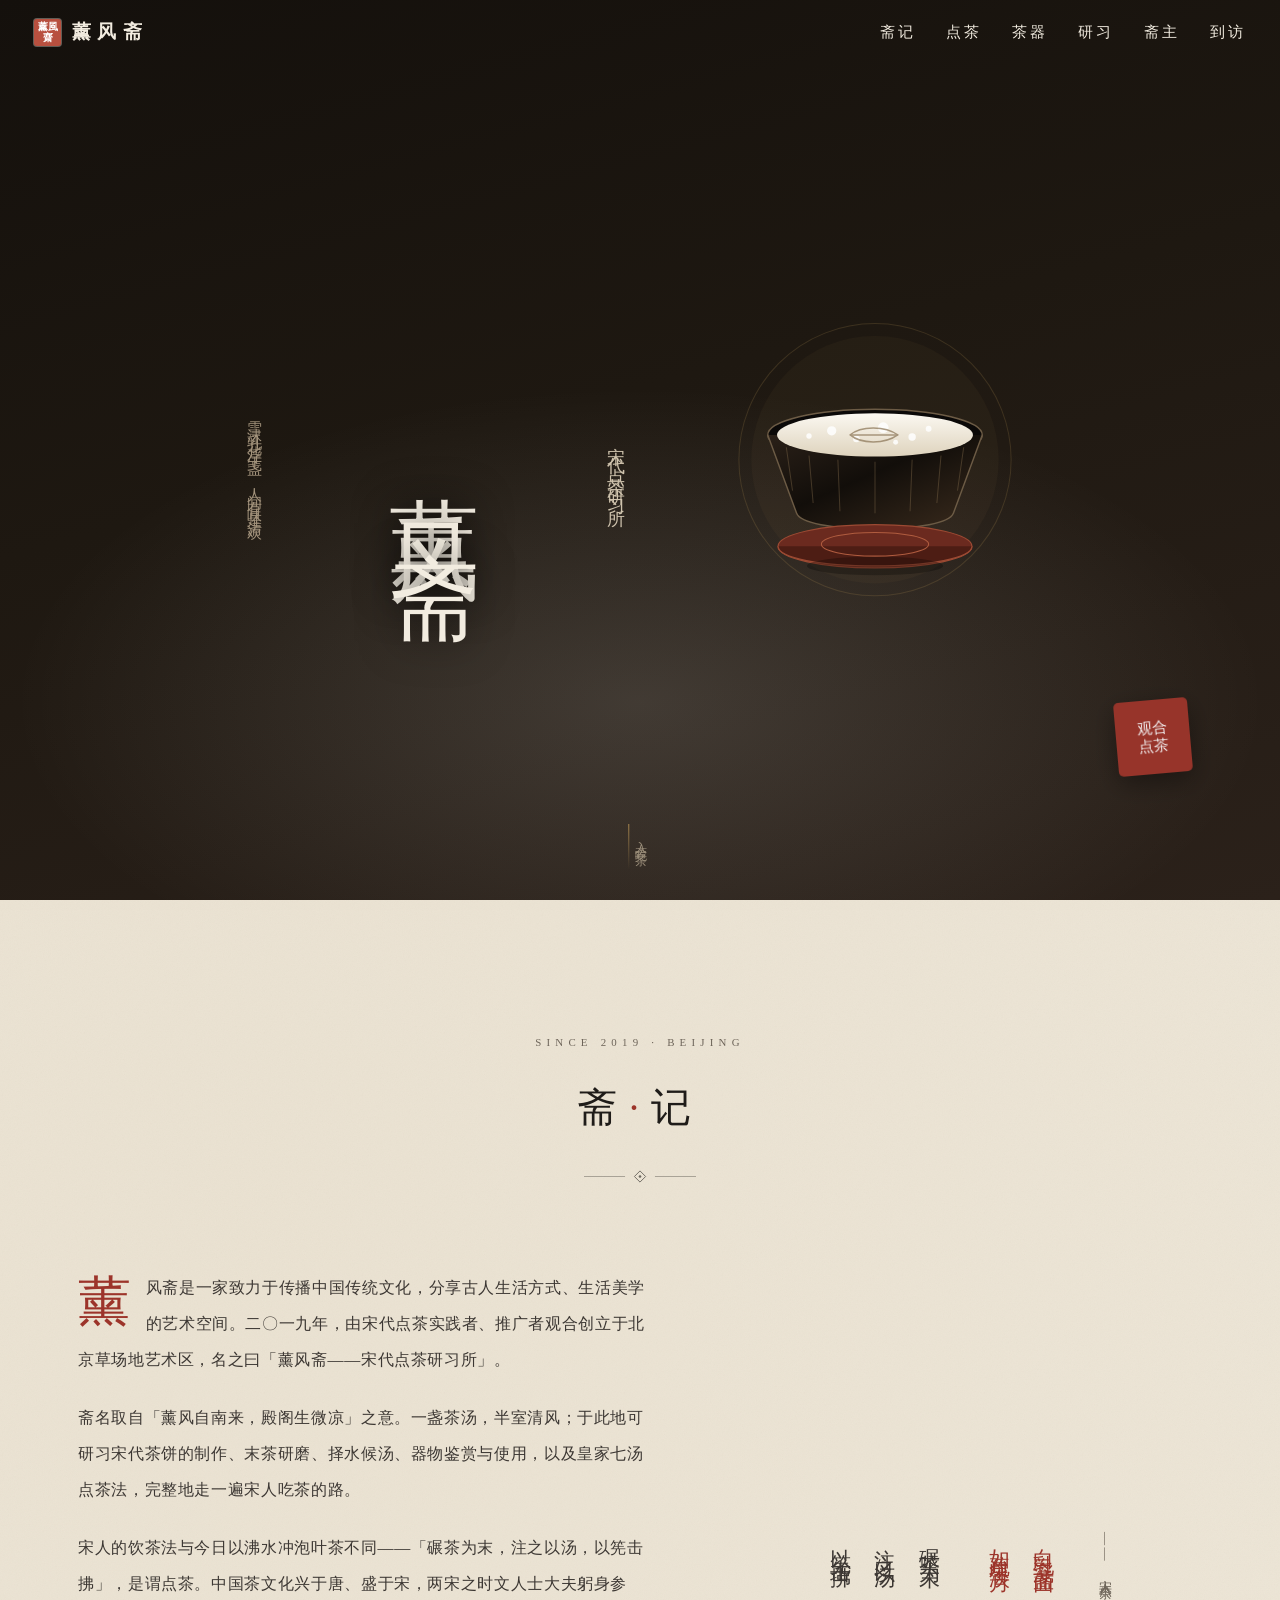
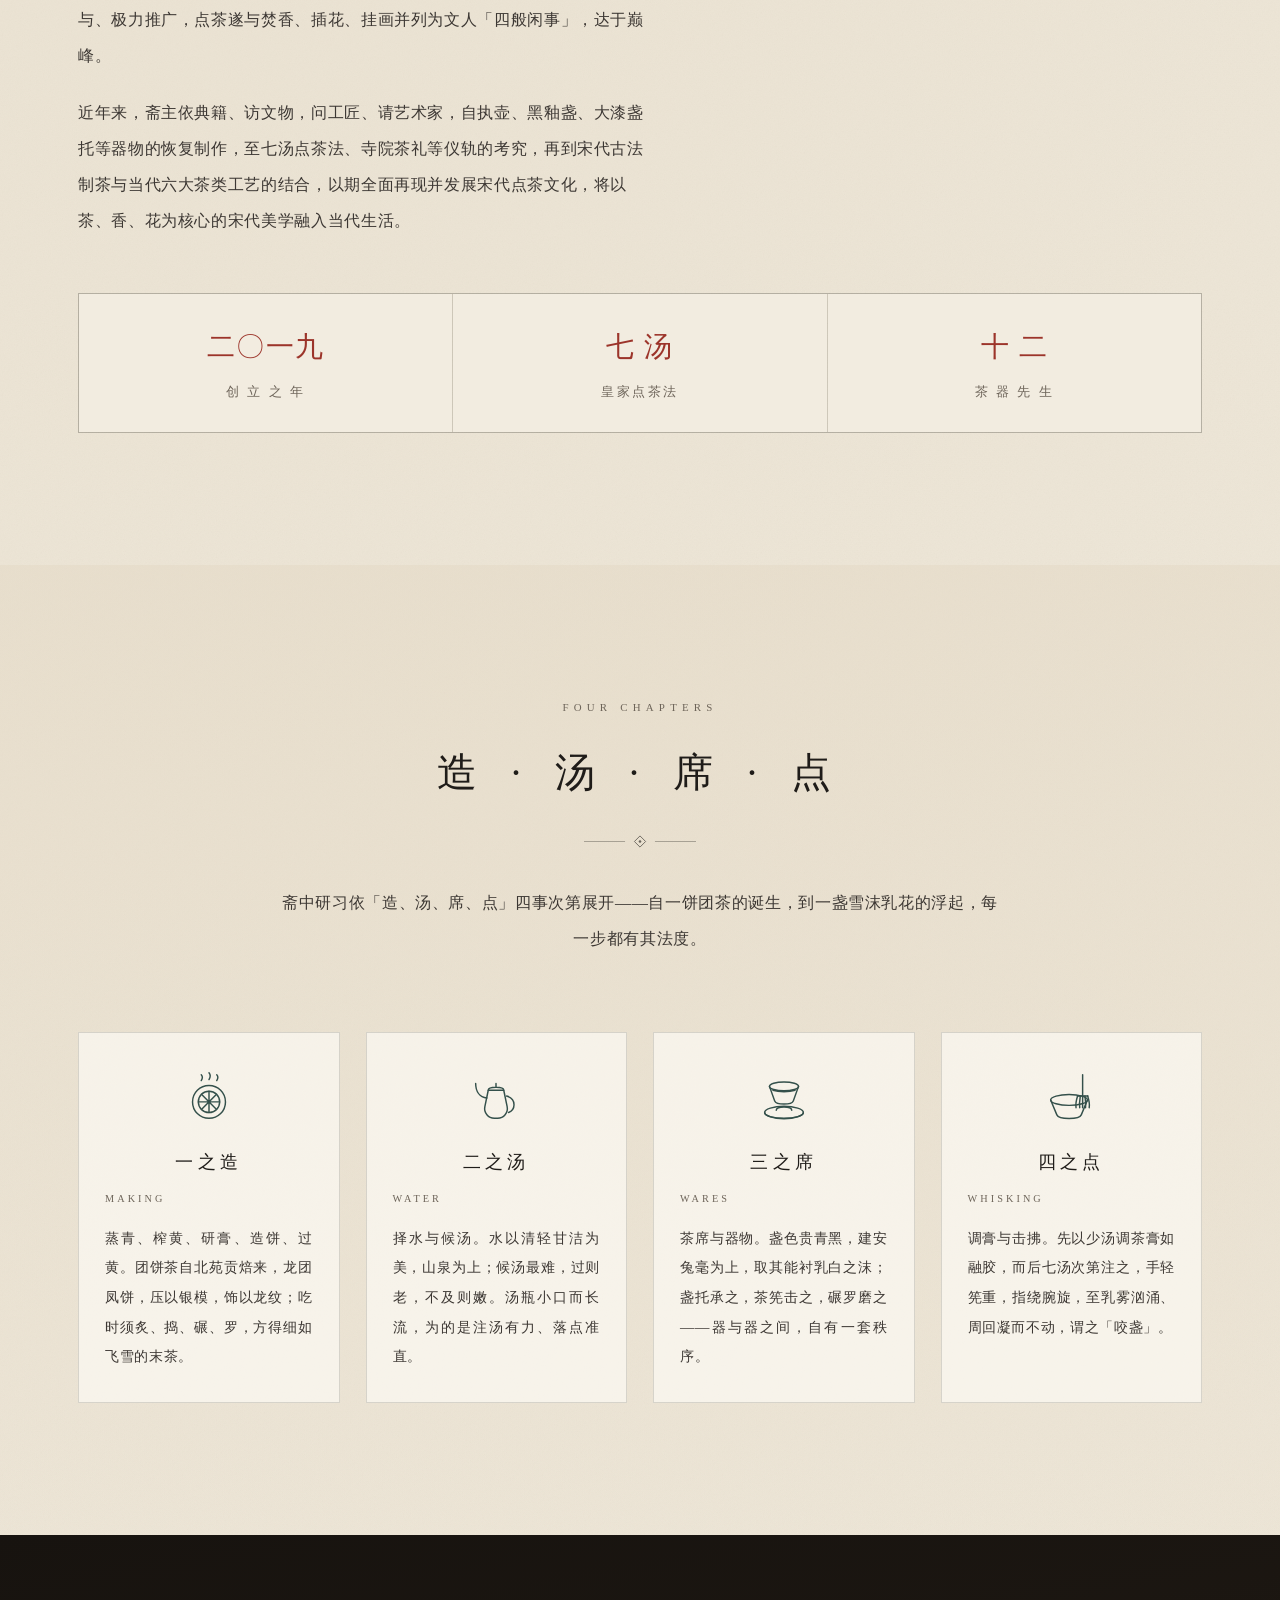
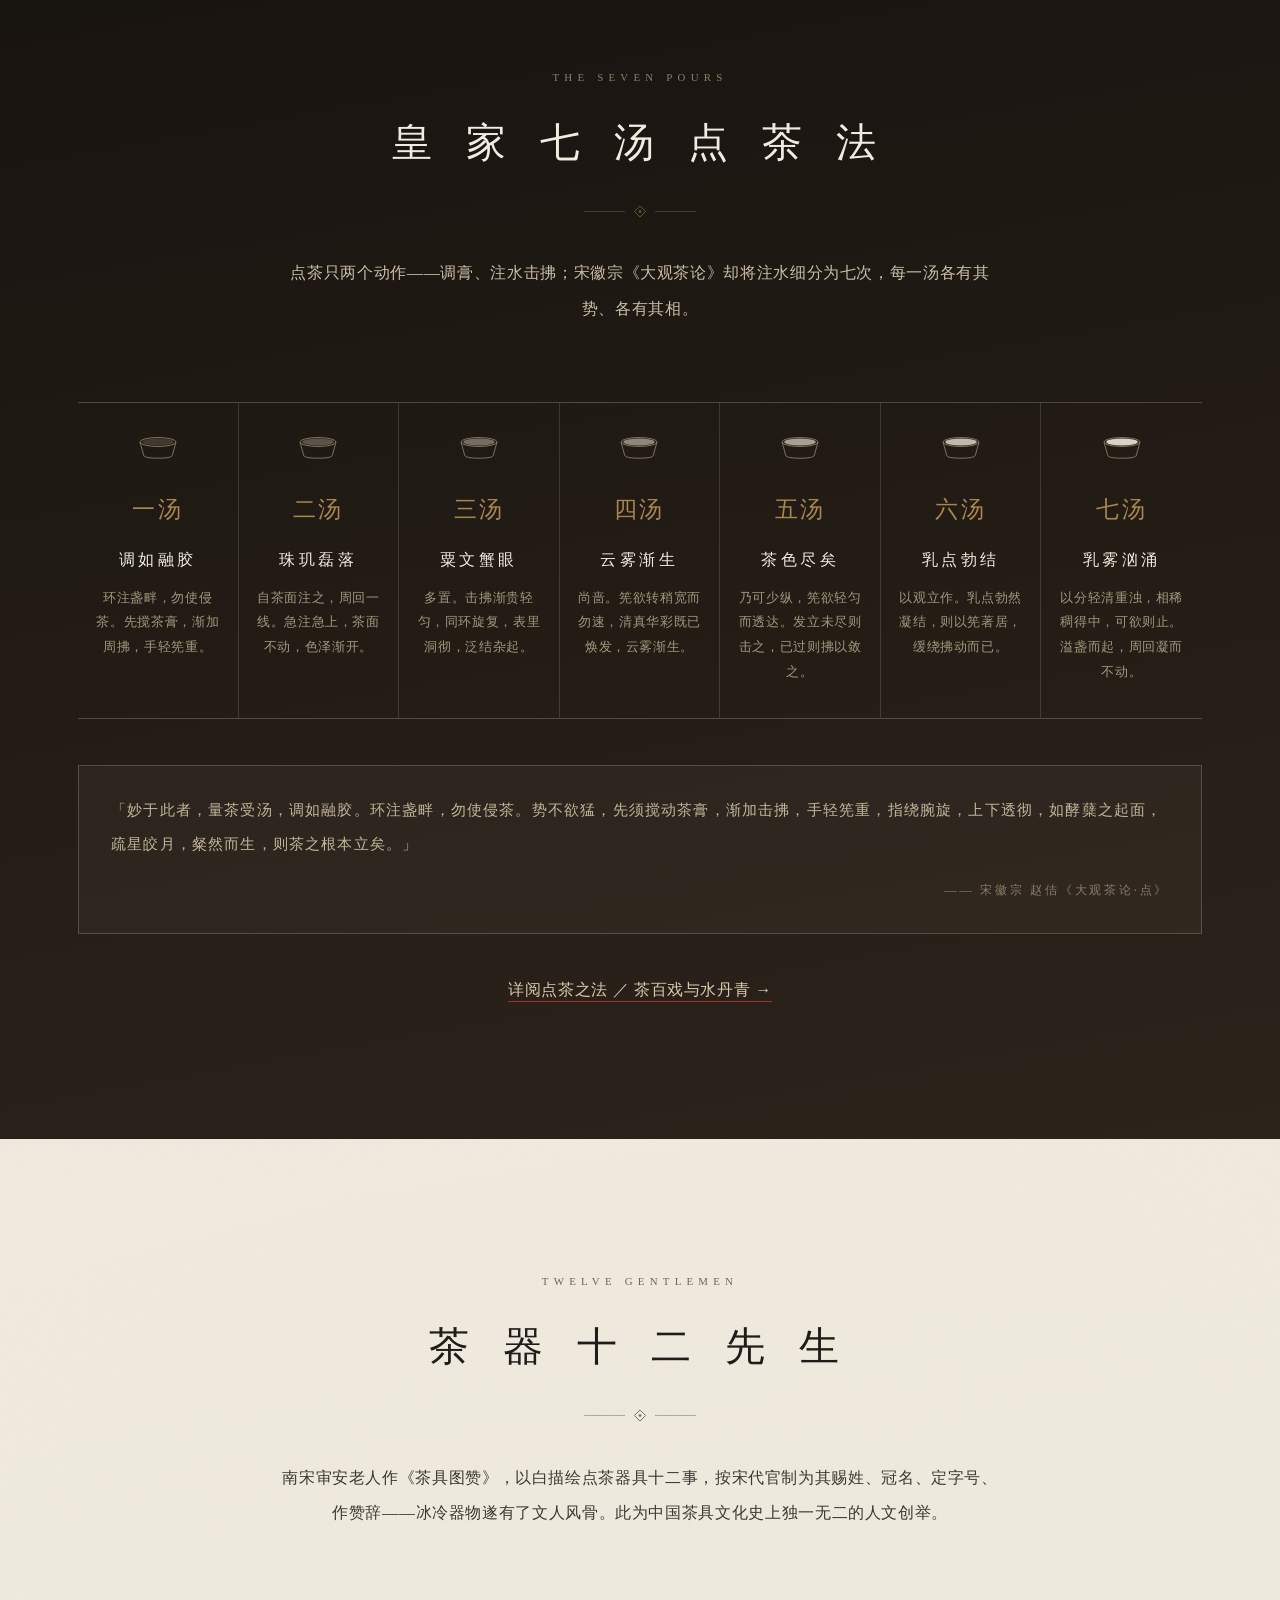
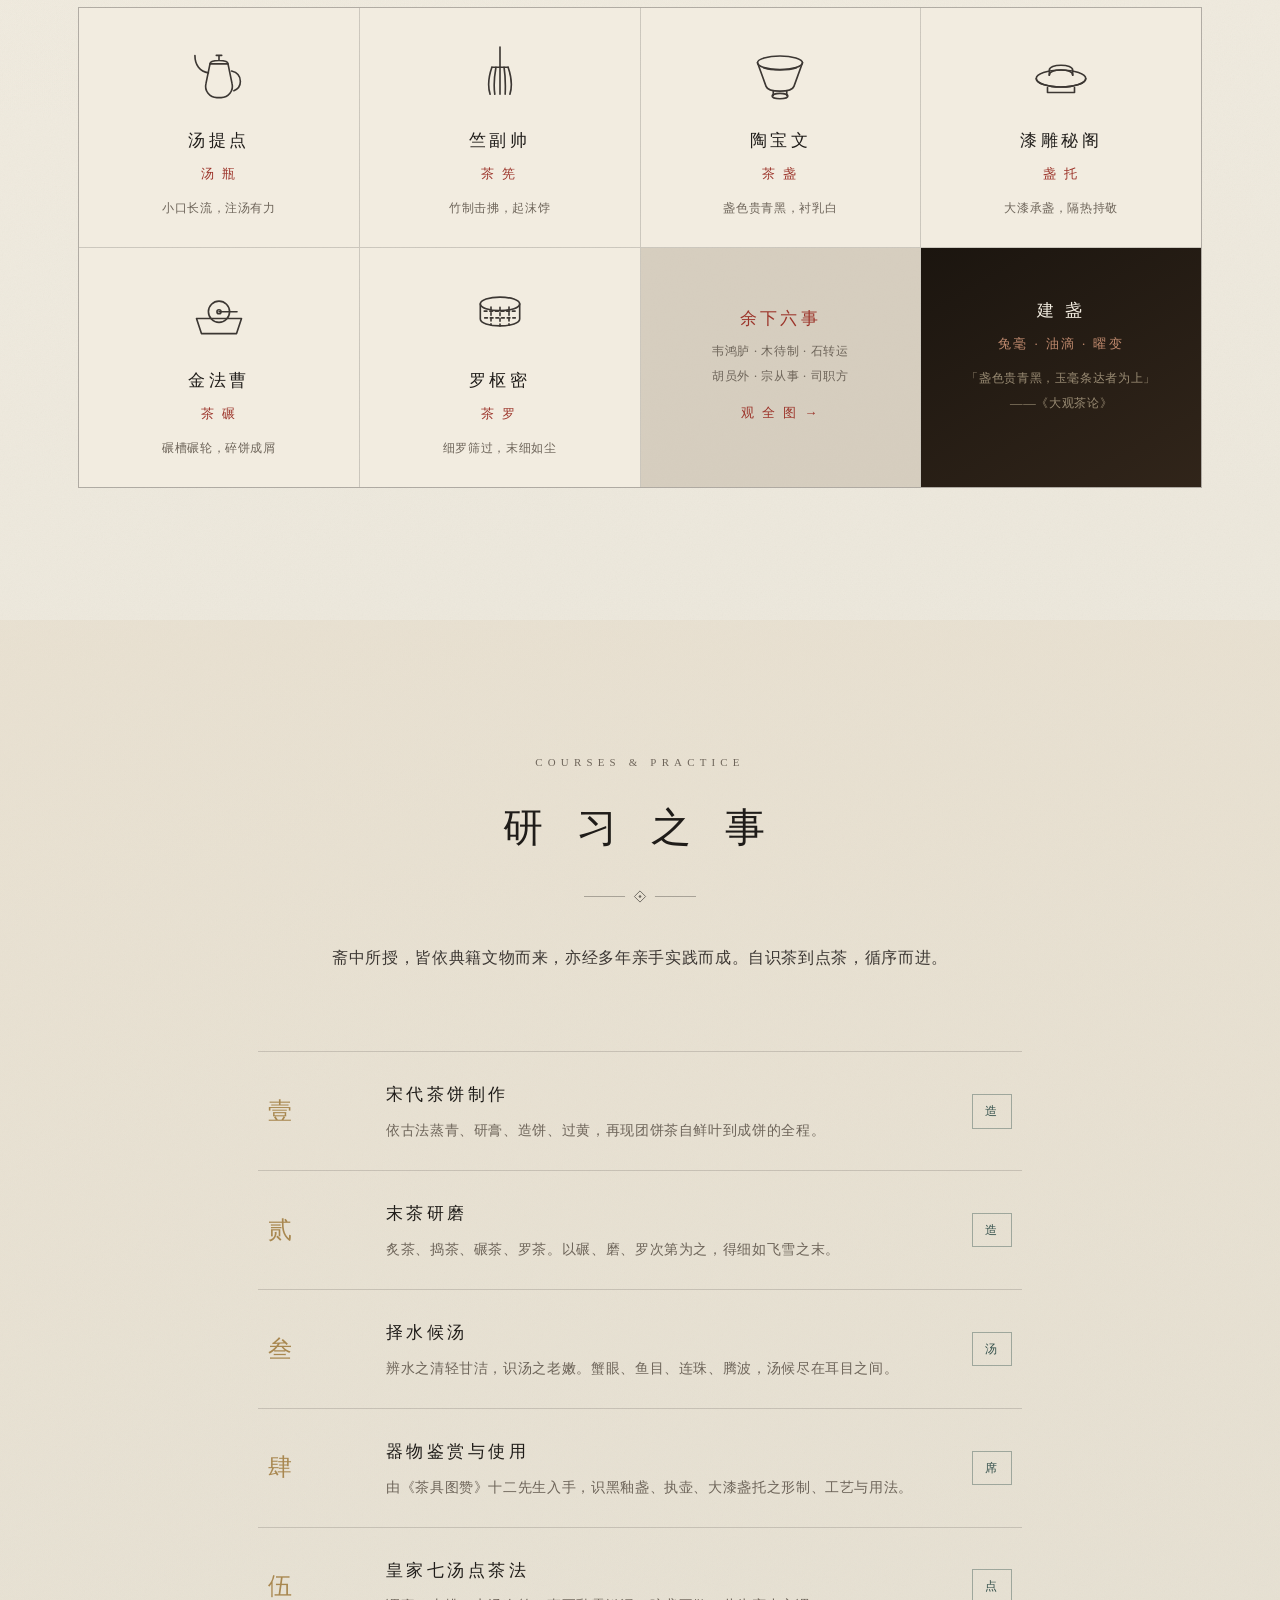
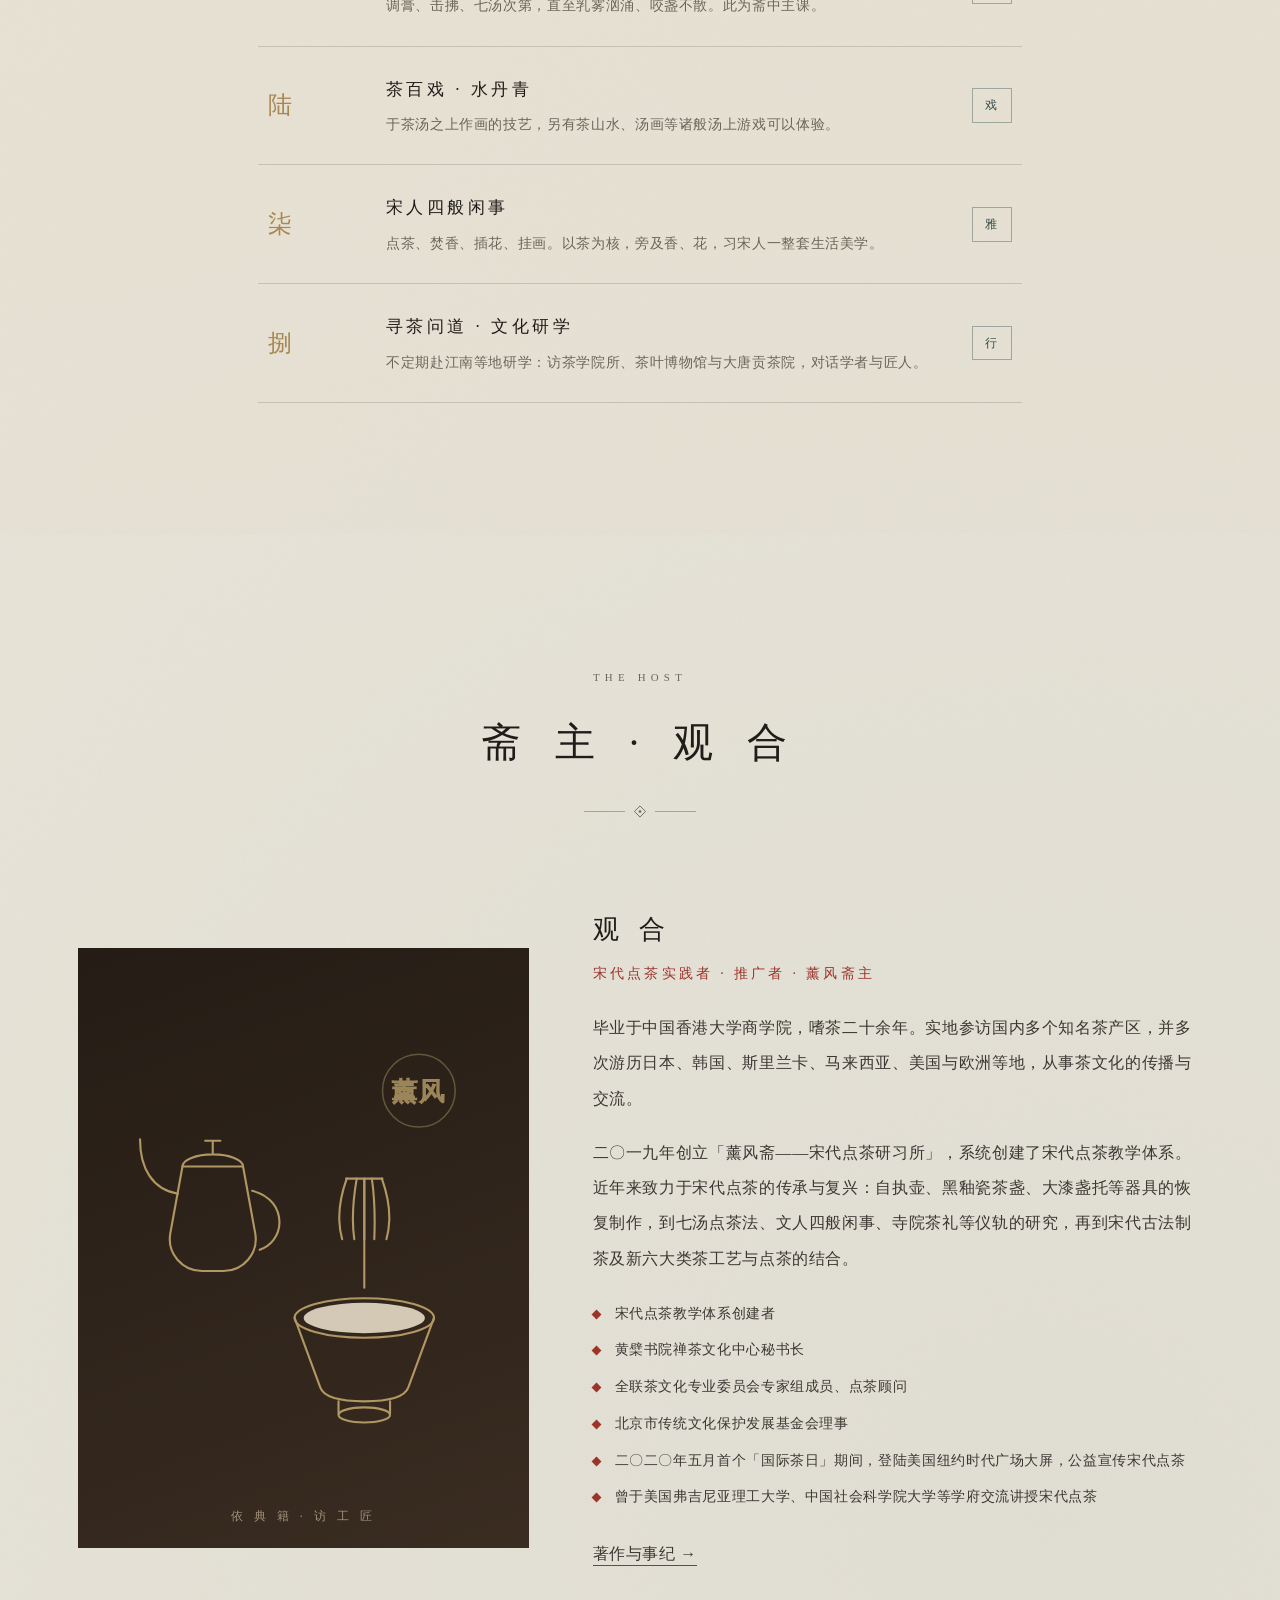
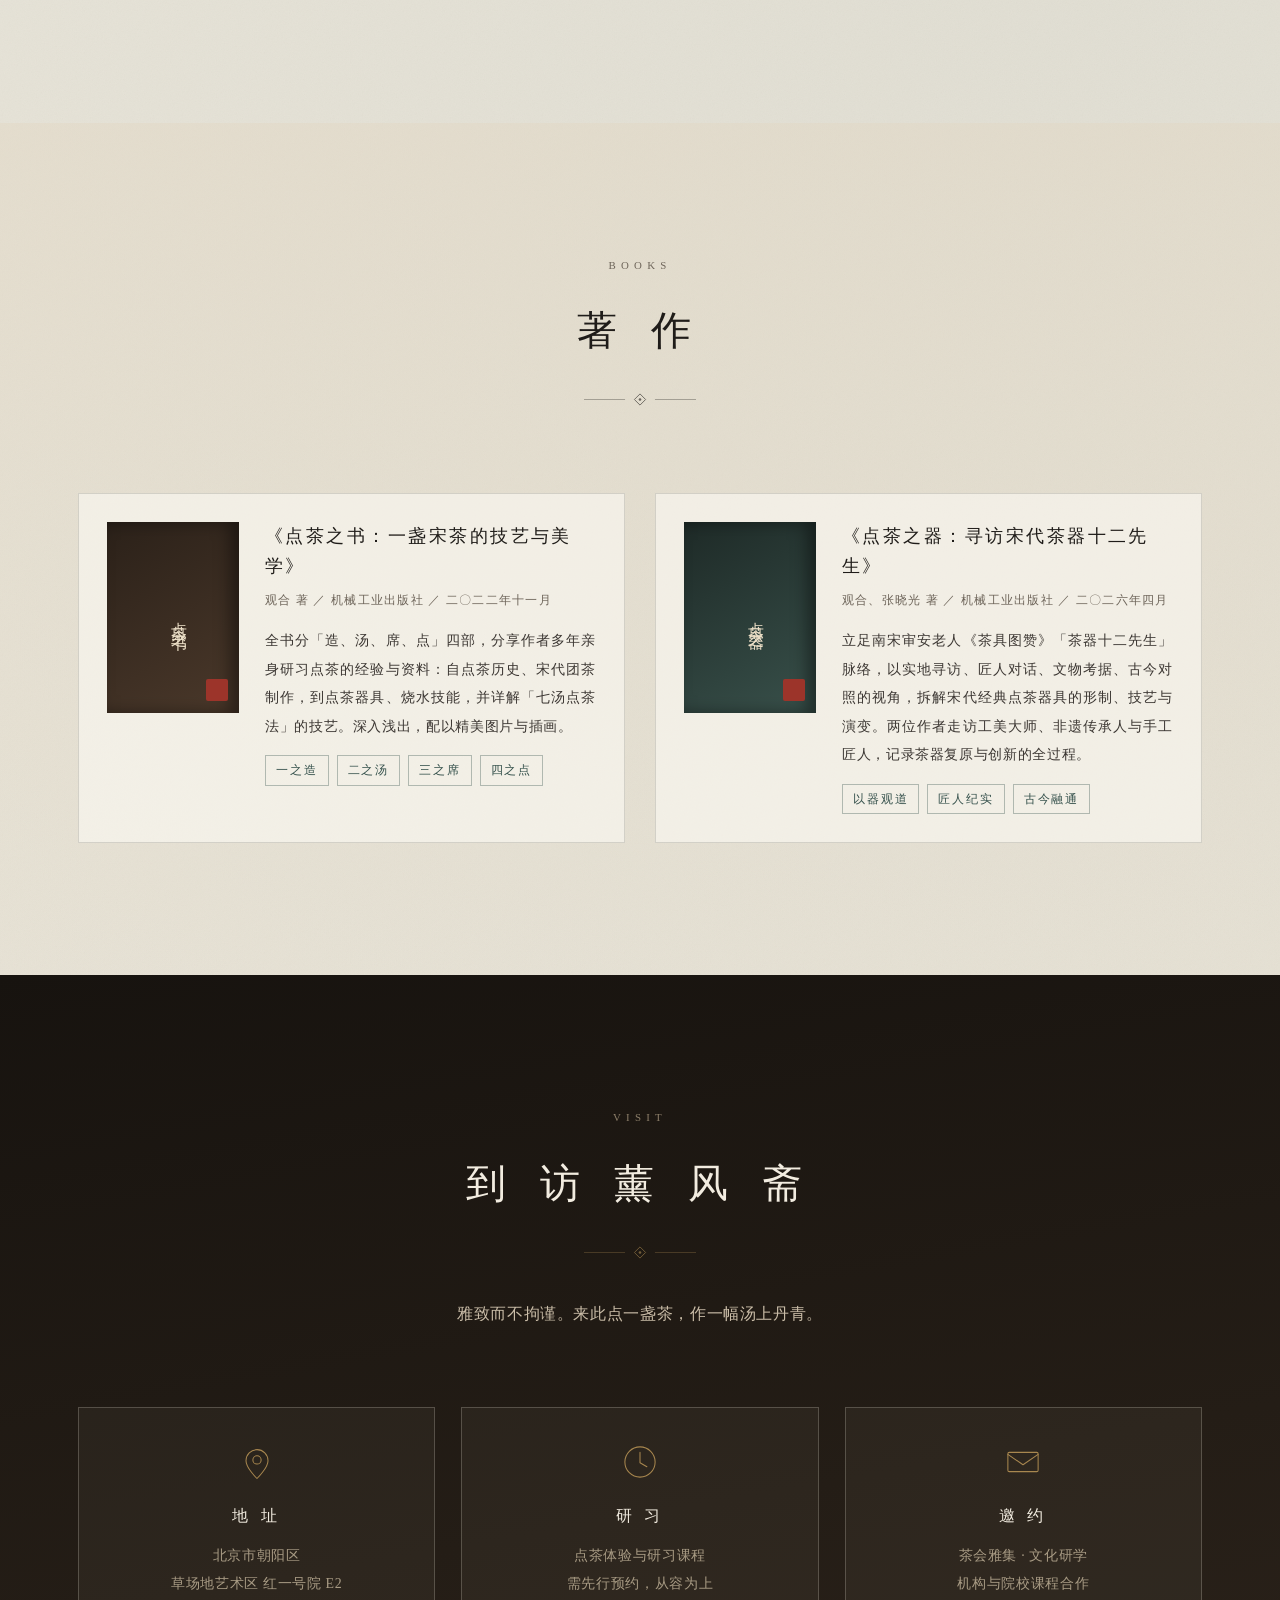
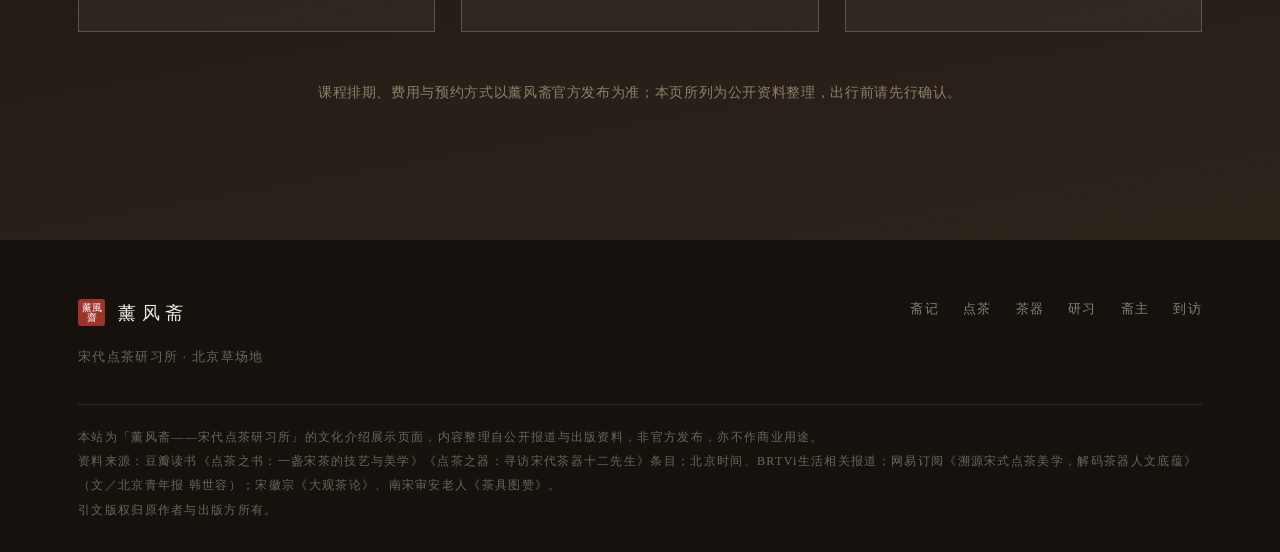
<file: index.html>
<!DOCTYPE html>
<html lang="zh-CN">
<head>
<meta charset="UTF-8">
<meta name="viewport" content="width=device-width, initial-scale=1">
<title>薰风斋 · 宋代点茶研习所</title>
<meta name="description" content="薰风斋——宋代点茶研习所，二〇一九年由观合创立于北京草场地艺术区。研习宋代团饼茶制作、末茶研磨、择水候汤、器物鉴赏与皇家七汤点茶法。">
<meta property="og:type" content="website">
<meta property="og:site_name" content="薰风斋 · 宋代点茶研习所">
<meta property="og:title" content="薰风斋 · 宋代点茶研习所">
<meta property="og:description" content="薰风斋——宋代点茶研习所，二〇一九年由观合创立于北京草场地艺术区。研习宋代团饼茶制作、末茶研磨、择水候汤、器物鉴赏与皇家七汤点茶法。">
<meta property="og:locale" content="zh_CN">
<meta name="twitter:card" content="summary">
<meta name="twitter:title" content="薰风斋 · 宋代点茶研习所">
<meta name="twitter:description" content="薰风斋——宋代点茶研习所，二〇一九年由观合创立于北京草场地艺术区。研习宋代团饼茶制作、末茶研磨、择水候汤、器物鉴赏与皇家七汤点茶法。">
<meta name="theme-color" content="#1f1c19">
<link rel="stylesheet" href="assets/css/style.css">
<link rel="icon" href="data:image/svg+xml,%3Csvg xmlns='http://www.w3.org/2000/svg' viewBox='0 0 32 32'%3E%3Crect width='32' height='32' rx='4' fill='%239c342a'/%3E%3Ctext x='16' y='23' font-size='20' text-anchor='middle' fill='%23fff' font-family='serif'%3E薰%3C/text%3E%3C/svg%3E">
</head>
<body>

<!-- ══════════ 图形符号 ══════════ -->
<svg style="position:absolute;width:0;height:0;overflow:hidden" aria-hidden="true">
<defs>
  <symbol id="i-zao" viewBox="0 0 64 64" fill="none" stroke="currentColor" stroke-width="1.5" stroke-linecap="round" stroke-linejoin="round">
    <circle cx="32" cy="36" r="17"/>
    <circle cx="32" cy="36" r="11"/>
    <path d="M32 25v22M21 36h22M24.2 28.2l15.6 15.6M39.8 28.2L24.2 43.8"/>
    <path d="M24 14c1.6-2.6 1.6-4.4 0-6M32 13c1.8-3 1.8-5 0-7M40 14c1.6-2.6 1.6-4.4 0-6"/>
  </symbol>

  <symbol id="i-tang" viewBox="0 0 64 64" fill="none" stroke="currentColor" stroke-width="1.5" stroke-linecap="round" stroke-linejoin="round">
    <path d="M24 24h16l3.5 17A10 10 0 0 1 33.6 53h-3.2A10 10 0 0 1 20.5 41z"/>
    <path d="M24 24c0-1.9 3.6-3 8-3s8 1.1 8 3M32 21v-4"/>
    <path d="M22.6 32C15 31 11 25 11 17"/>
    <path d="M43 30c5.6 1.4 7.6 5 7.6 9s-2.6 6.8-5.6 8"/>
  </symbol>

  <symbol id="i-xi" viewBox="0 0 64 64" fill="none" stroke="currentColor" stroke-width="1.5" stroke-linecap="round" stroke-linejoin="round">
    <ellipse cx="32" cy="20" rx="15" ry="4.6"/>
    <path d="M17 20l5.4 15c.8 2.1 4.4 3.2 9.6 3.2s8.8-1.1 9.6-3.2L47 20"/>
    <path d="M20.6 24c6 2 16.8 2 22.8 0"/>
    <ellipse cx="32" cy="47" rx="20" ry="6.4"/>
    <path d="M12 47c0 3.4 9 5.8 20 5.8s20-2.4 20-5.8"/>
    <path d="M24 44.6c0-2 3.6-3.4 8-3.4s8 1.4 8 3.4"/>
  </symbol>

  <symbol id="i-dian" viewBox="0 0 64 64" fill="none" stroke="currentColor" stroke-width="1.5" stroke-linecap="round" stroke-linejoin="round">
    <ellipse cx="30" cy="34" rx="19" ry="5.6"/>
    <path d="M11 34l6.4 15.4c1 2.4 5.6 3.8 12.6 3.8s11.6-1.4 12.6-3.8L49 34"/>
    <path d="M44 30V8"/>
    <path d="M38.6 30h10.8"/>
    <path d="M38.8 30c-1.6 5-2.2 8.6-1.6 12M41.6 30c-.8 5-1 8.8-.6 12M44 30v12M46.4 30c.8 5 1 8.8.6 12M49.2 30c1.6 5 2.2 8.6 1.6 12"/>
  </symbol>

  <symbol id="i-pin" viewBox="0 0 64 64" fill="none" stroke="currentColor" stroke-width="1.5" stroke-linecap="round" stroke-linejoin="round">
    <path d="M32 56s16-15.6 16-26a16 16 0 1 0-32 0c0 10.4 16 26 16 26z"/>
    <circle cx="32" cy="29" r="6"/>
  </symbol>

  <symbol id="i-shi" viewBox="0 0 64 64" fill="none" stroke="currentColor" stroke-width="1.5" stroke-linecap="round" stroke-linejoin="round">
    <circle cx="32" cy="32" r="22"/>
    <path d="M32 18v15l10 6"/>
  </symbol>

  <symbol id="i-yue" viewBox="0 0 64 64" fill="none" stroke="currentColor" stroke-width="1.5" stroke-linecap="round" stroke-linejoin="round">
    <rect x="10" y="18" width="44" height="28" rx="2"/>
    <path d="M10 21l22 15 22-15"/>
  </symbol>

  <!-- 回纹分隔 -->
  <symbol id="i-rule" viewBox="0 0 120 16">
    <path d="M0 8h44M76 8h44" stroke="currentColor" stroke-width="1" opacity=".55"/>
    <path d="M60 2l6 6-6 6-6-6z" fill="none" stroke="currentColor" stroke-width="1"/>
    <circle cx="60" cy="8" r="1.4" fill="currentColor"/>
  </symbol>

  <!-- 器物（首页节选） -->
  <symbol id="q-zhan" viewBox="0 0 64 64" fill="none" stroke="currentColor" stroke-width="1.45" stroke-linecap="round" stroke-linejoin="round">
    <ellipse cx="32" cy="22" rx="20" ry="6"/>
    <path d="M12 22l7.6 21c1 2.8 5.6 4.2 12.4 4.2s11.4-1.4 12.4-4.2L52 22"/>
    <path d="M17.4 26.4c7 2.6 22.2 2.6 29.2 0"/>
    <path d="M26 47.4V51M38 47.4V51"/>
    <ellipse cx="32" cy="51.6" rx="7" ry="2.4"/>
  </symbol>
  <symbol id="q-ping" viewBox="0 0 64 64" fill="none" stroke="currentColor" stroke-width="1.45" stroke-linecap="round" stroke-linejoin="round">
    <path d="M24 23h16l3.6 17.6A10 10 0 0 1 33.8 53h-3.6A10 10 0 0 1 20.4 40.6z"/>
    <path d="M24 23c0-1.9 3.6-3 8-3s8 1.1 8 3M32 20v-4.5M29.6 15.5h4.8"/>
    <path d="M22.6 31C15 30 10.6 24 10.6 15.6"/>
    <path d="M43.2 29.4c5.6 1.4 7.8 5 7.8 9.2s-2.8 7-5.8 8.2"/>
  </symbol>
  <symbol id="q-xian" viewBox="0 0 64 64" fill="none" stroke="currentColor" stroke-width="1.45" stroke-linecap="round" stroke-linejoin="round">
    <path d="M32 8v18"/><path d="M24.6 26h14.8"/>
    <path d="M24.8 26c-3 8.6-3.8 17-1.6 24M28.4 26c-1.6 9-2 17.6-1 24M32 26v24M35.6 26c1 6.4 1.4 15 1 24M39.2 26c3 8.6 3.8 17 1.6 24"/>
  </symbol>
  <symbol id="q-nian" viewBox="0 0 64 64" fill="none" stroke="currentColor" stroke-width="1.45" stroke-linecap="round" stroke-linejoin="round">
    <path d="M12 36h40l-4.4 13.4H16.4z"/>
    <circle cx="32" cy="30" r="9.4"/><circle cx="32" cy="30" r="1.8"/>
    <path d="M32 30h16"/>
  </symbol>
  <symbol id="q-luo" viewBox="0 0 64 64" fill="none" stroke="currentColor" stroke-width="1.45" stroke-linecap="round" stroke-linejoin="round">
    <ellipse cx="32" cy="23" rx="17.5" ry="6"/>
    <path d="M14.5 23v13.5c0 3.4 7.8 6.1 17.5 6.1s17.5-2.7 17.5-6.1V23"/>
    <path d="M18 29.5h28M18.4 35.5h27.2" stroke-dasharray="2.4 2.6"/>
    <path d="M24 25.8v16M32 26v16.6M40 25.8v16" stroke-dasharray="2.4 2.6"/>
  </symbol>
  <symbol id="q-tuo" viewBox="0 0 64 64" fill="none" stroke="currentColor" stroke-width="1.45" stroke-linecap="round" stroke-linejoin="round">
    <ellipse cx="32" cy="36" rx="22" ry="7.6"/>
    <path d="M10 36c0 4.2 9.8 7.6 22 7.6s22-3.4 22-7.6"/>
    <path d="M21.6 33c0-2.8 4.6-4.6 10.4-4.6s10.4 1.8 10.4 4.6"/>
    <path d="M21.6 33v-4.4c0-2.6 4.6-4.4 10.4-4.4s10.4 1.8 10.4 4.4V33"/>
    <path d="M20 44v4.4h24V44"/>
  </symbol>
</defs>
</svg>

<!-- ══════════ 导览 ══════════ -->
<nav class="nav">
  <a class="nav-brand" href="index.html">
    <span class="seal-mini">薰風<br>齋</span><span>薰风斋</span>
  </a>
  <button class="nav-toggle" aria-label="展开菜单">☰</button>
  <div class="nav-links">
    <a href="#ji">斋记</a>
    <a href="dian.html">点茶</a>
    <a href="qi.html">茶器</a>
    <a href="#xue">研习</a>
    <a href="zhai.html">斋主</a>
    <a href="#lai">到访</a>
  </div>
</nav>

<!-- ══════════ 首屏 ══════════ -->
<header class="hero">
  <div class="hero-inner">

    <p class="hero-poem">雪沫乳花浮午盏　人间有味是清欢</p>

    <h1 class="hero-title">
      <span class="glyph">薰</span><span class="glyph">风</span><span class="glyph">斋</span>
    </h1>

    <p class="hero-sub">宋代点茶研习所</p>

    <div class="hero-bowl">
      <svg viewBox="0 0 320 300" role="img" aria-label="建盏点茶">
        <!-- 满月留白 -->
        <circle cx="160" cy="150" r="132" fill="none" stroke="#a8874f" stroke-width="1" opacity=".22"/>
        <circle cx="160" cy="150" r="120" fill="#a8874f" opacity=".05"/>
        <!-- 汤气 -->
        <g fill="none" stroke="#c9bda6" stroke-width="1.6" stroke-linecap="round" opacity=".7">
          <path class="steam" d="M130 92c-7-9 6-15-1-24"/>
          <path class="steam" d="M160 84c-8-10 7-17-1-27"/>
          <path class="steam" d="M190 92c-7-9 6-15-1-24"/>
        </g>
        <!-- 盏身（斗笠形建盏） -->
        <ellipse cx="160" cy="126" rx="104" ry="25" fill="#0b0908" stroke="#6c5b45" stroke-width="1.4"/>
        <path d="M56 126l28 76c3.6 9.6 34 15 76 15s72.4-5.4 76-15l28-76"
              fill="url(#glaze)" stroke="#6c5b45" stroke-width="1.4"/>
        <defs>
          <linearGradient id="glaze" x1="0" y1="0" x2="1" y2="1">
            <stop offset="0" stop-color="#2a2018"/>
            <stop offset=".45" stop-color="#120e0a"/>
            <stop offset="1" stop-color="#3a2b1d"/>
          </linearGradient>
          <linearGradient id="foamg" x1="0" y1="0" x2="0" y2="1">
            <stop offset="0" stop-color="#fbf8f1"/>
            <stop offset="1" stop-color="#ded3bd"/>
          </linearGradient>
        </defs>
        <!-- 兔毫釉纹 -->
        <g stroke="#7d6647" stroke-width=".8" opacity=".55" fill="none">
          <path d="M74 138l6 42M96 146l4 46M124 150l2 50M160 152v50M196 150l-2 50M224 146l-4 46M246 138l-6 42"/>
        </g>
        <!-- 沫饽 -->
        <ellipse cx="160" cy="126" rx="95" ry="21" fill="url(#foamg)"/>
        <g fill="#fff" opacity=".85">
          <circle class="foam-bubble" cx="118" cy="122" r="4.5"/>
          <circle class="foam-bubble" cx="142" cy="130" r="3.2"/>
          <circle class="foam-bubble" cx="168" cy="119" r="5.2"/>
          <circle class="foam-bubble" cx="196" cy="128" r="3.6"/>
          <circle class="foam-bubble" cx="212" cy="120" r="2.8"/>
          <circle class="foam-bubble" cx="96"  cy="127" r="2.6"/>
          <circle class="foam-bubble" cx="180" cy="133" r="2.4"/>
        </g>
        <!-- 汤画：一叶 -->
        <g fill="none" stroke="#8f7a5c" stroke-width="1.5" opacity=".75">
          <path d="M136 126c10-9 34-9 46 0-12 9-36 9-46 0z"/>
          <path d="M136 126h46"/>
        </g>
        <!-- 圈足 -->
        <path d="M124 215v10M196 215v10" stroke="#6c5b45" stroke-width="1.4" fill="none"/>
        <ellipse cx="160" cy="225" rx="36" ry="8" fill="#0e0b08" stroke="#6c5b45" stroke-width="1.4"/>
        <!-- 盏托（朱漆） -->
        <ellipse cx="160" cy="234" rx="94" ry="21" fill="#6b2a1f" stroke="#9c4a33" stroke-width="1.2"/>
        <path d="M66 234c0 11.6 42 19 94 19s94-7.4 94-19" fill="#4d1d14" stroke="#9c4a33" stroke-width="1.2"/>
        <ellipse cx="160" cy="232" rx="52" ry="11.5" fill="none" stroke="#b05c3f" stroke-width="1"/>
        <ellipse cx="160" cy="253" rx="66" ry="9" fill="#000" opacity=".28"/>
      </svg>
    </div>
  </div>

  <div class="hero-seal">观合<br>点茶</div>

  <div class="scroll-cue">入斋吃茶<i></i></div>
</header>

<!-- ══════════ 斋记 ══════════ -->
<section class="band band-paper" id="ji">
  <div class="wrap">
    <div class="sec-head rv">
      <p class="sec-en">Since 2019 · Beijing</p>
      <h2 class="sec-title">斋<span class="mark">·</span>记</h2>
      <svg class="rule" viewBox="0 0 120 16"><use href="#i-rule"/></svg>
    </div>

    <div class="intro-grid">
      <div class="intro-text rv">
        <p><span class="lead-char">薰</span>风斋是一家致力于传播中国传统文化，分享古人生活方式、生活美学的艺术空间。二〇一九年，由宋代点茶实践者、推广者观合创立于北京草场地艺术区，名之曰「薰风斋——宋代点茶研习所」。</p>
        <p>斋名取自「薰风自南来，殿阁生微凉」之意。一盏茶汤，半室清风；于此地可研习宋代茶饼的制作、末茶研磨、择水候汤、器物鉴赏与使用，以及皇家七汤点茶法，完整地走一遍宋人吃茶的路。</p>
        <p>宋人的饮茶法与今日以沸水冲泡叶茶不同——「碾茶为末，注之以汤，以筅击拂」，是谓点茶。中国茶文化兴于唐、盛于宋，两宋之时文人士大夫躬身参与、极力推广，点茶遂与焚香、插花、挂画并列为文人「四般闲事」，达于巅峰。</p>
        <p>近年来，斋主依典籍、访文物，问工匠、请艺术家，自执壶、黑釉盏、大漆盏托等器物的恢复制作，至七汤点茶法、寺院茶礼等仪轨的考究，再到宋代古法制茶与当代六大茶类工艺的结合，以期全面再现并发展宋代点茶文化，将以茶、香、花为核心的宋代美学融入当代生活。</p>
      </div>

      <div class="rv rv-d2">
        <div class="vquote">
          <p>碾茶为末<br>注之以汤<br>以筅击拂</p>
          <p style="color:var(--cinnabar)">白乳浮盏面<br>如疏星淡月</p>
          <p class="src">—— 宋人点茶</p>
        </div>
      </div>
    </div>

    <div class="facts rv rv-d2">
      <div class="fact"><b>二〇一九</b><span>创 立 之 年</span></div>
      <div class="fact"><b>七 汤</b><span>皇家点茶法</span></div>
      <div class="fact"><b>十 二</b><span>茶 器 先 生</span></div>
    </div>
  </div>
</section>

<!-- ══════════ 四事 ══════════ -->
<section class="band band-warm" id="si">
  <div class="wrap">
    <div class="sec-head rv">
      <p class="sec-en">Four Chapters</p>
      <h2 class="sec-title">造 · 汤 · 席 · 点</h2>
      <svg class="rule" viewBox="0 0 120 16"><use href="#i-rule"/></svg>
      <p class="lede">斋中研习依「造、汤、席、点」四事次第展开——自一饼团茶的诞生，到一盏雪沫乳花的浮起，每一步都有其法度。</p>
    </div>

    <div class="cards cards-4">
      <article class="card rv">
        <div class="ico"><svg><use href="#i-zao"/></svg></div>
        <h3>一之造</h3>
        <p class="en">Making</p>
        <p>蒸青、榨黄、研膏、造饼、过黄。团饼茶自北苑贡焙来，龙团凤饼，压以银模，饰以龙纹；吃时须炙、捣、碾、罗，方得细如飞雪的末茶。</p>
      </article>
      <article class="card rv rv-d1">
        <div class="ico"><svg><use href="#i-tang"/></svg></div>
        <h3>二之汤</h3>
        <p class="en">Water</p>
        <p>择水与候汤。水以清轻甘洁为美，山泉为上；候汤最难，过则老，不及则嫩。汤瓶小口而长流，为的是注汤有力、落点准直。</p>
      </article>
      <article class="card rv rv-d2">
        <div class="ico"><svg><use href="#i-xi"/></svg></div>
        <h3>三之席</h3>
        <p class="en">Wares</p>
        <p>茶席与器物。盏色贵青黑，建安兔毫为上，取其能衬乳白之沫；盏托承之，茶筅击之，碾罗磨之——器与器之间，自有一套秩序。</p>
      </article>
      <article class="card rv rv-d3">
        <div class="ico"><svg><use href="#i-dian"/></svg></div>
        <h3>四之点</h3>
        <p class="en">Whisking</p>
        <p>调膏与击拂。先以少汤调茶膏如融胶，而后七汤次第注之，手轻筅重，指绕腕旋，至乳雾汹涌、周回凝而不动，谓之「咬盏」。</p>
      </article>
    </div>
  </div>
</section>

<!-- ══════════ 七汤 ══════════ -->
<section class="band band-dark" id="qitang">
  <div class="wrap">
    <div class="sec-head rv">
      <p class="sec-en">The Seven Pours</p>
      <h2 class="sec-title">皇 家 七 汤 点 茶 法</h2>
      <svg class="rule" viewBox="0 0 120 16" style="color:#a8874f"><use href="#i-rule"/></svg>
      <p class="lede">点茶只两个动作——调膏、注水击拂；宋徽宗《大观茶论》却将注水细分为七次，每一汤各有其势、各有其相。</p>
    </div>

    <div class="tang-lane rv">
      <div class="tang">
        <svg class="bowl-mini" viewBox="0 0 60 40"><ellipse cx="30" cy="12" rx="24" ry="6" fill="none" stroke="#8b7a5f" stroke-width="1.2"/><path d="M6 12l5 18c.8 2.4 8 3.6 19 3.6s18.2-1.2 19-3.6l5-18" fill="none" stroke="#8b7a5f" stroke-width="1.2"/><ellipse class="lvl" cx="30" cy="12" rx="21" ry="4.6" fill="#f2ece0"/></svg>
        <span class="no">一汤</span>
        <h4>调如融胶</h4>
        <p class="txt">环注盏畔，勿使侵茶。先搅茶膏，渐加周拂，手轻筅重。</p>
      </div>
      <div class="tang">
        <svg class="bowl-mini" viewBox="0 0 60 40"><ellipse cx="30" cy="12" rx="24" ry="6" fill="none" stroke="#8b7a5f" stroke-width="1.2"/><path d="M6 12l5 18c.8 2.4 8 3.6 19 3.6s18.2-1.2 19-3.6l5-18" fill="none" stroke="#8b7a5f" stroke-width="1.2"/><ellipse class="lvl" cx="30" cy="12" rx="21" ry="4.6" fill="#f2ece0"/></svg>
        <span class="no">二汤</span>
        <h4>珠玑磊落</h4>
        <p class="txt">自茶面注之，周回一线。急注急上，茶面不动，色泽渐开。</p>
      </div>
      <div class="tang">
        <svg class="bowl-mini" viewBox="0 0 60 40"><ellipse cx="30" cy="12" rx="24" ry="6" fill="none" stroke="#8b7a5f" stroke-width="1.2"/><path d="M6 12l5 18c.8 2.4 8 3.6 19 3.6s18.2-1.2 19-3.6l5-18" fill="none" stroke="#8b7a5f" stroke-width="1.2"/><ellipse class="lvl" cx="30" cy="12" rx="21" ry="4.6" fill="#f2ece0"/></svg>
        <span class="no">三汤</span>
        <h4>粟文蟹眼</h4>
        <p class="txt">多置。击拂渐贵轻匀，同环旋复，表里洞彻，泛结杂起。</p>
      </div>
      <div class="tang">
        <svg class="bowl-mini" viewBox="0 0 60 40"><ellipse cx="30" cy="12" rx="24" ry="6" fill="none" stroke="#8b7a5f" stroke-width="1.2"/><path d="M6 12l5 18c.8 2.4 8 3.6 19 3.6s18.2-1.2 19-3.6l5-18" fill="none" stroke="#8b7a5f" stroke-width="1.2"/><ellipse class="lvl" cx="30" cy="12" rx="21" ry="4.6" fill="#f2ece0"/></svg>
        <span class="no">四汤</span>
        <h4>云雾渐生</h4>
        <p class="txt">尚啬。筅欲转稍宽而勿速，清真华彩既已焕发，云雾渐生。</p>
      </div>
      <div class="tang">
        <svg class="bowl-mini" viewBox="0 0 60 40"><ellipse cx="30" cy="12" rx="24" ry="6" fill="none" stroke="#8b7a5f" stroke-width="1.2"/><path d="M6 12l5 18c.8 2.4 8 3.6 19 3.6s18.2-1.2 19-3.6l5-18" fill="none" stroke="#8b7a5f" stroke-width="1.2"/><ellipse class="lvl" cx="30" cy="12" rx="21" ry="4.6" fill="#f2ece0"/></svg>
        <span class="no">五汤</span>
        <h4>茶色尽矣</h4>
        <p class="txt">乃可少纵，筅欲轻匀而透达。发立未尽则击之，已过则拂以敛之。</p>
      </div>
      <div class="tang">
        <svg class="bowl-mini" viewBox="0 0 60 40"><ellipse cx="30" cy="12" rx="24" ry="6" fill="none" stroke="#8b7a5f" stroke-width="1.2"/><path d="M6 12l5 18c.8 2.4 8 3.6 19 3.6s18.2-1.2 19-3.6l5-18" fill="none" stroke="#8b7a5f" stroke-width="1.2"/><ellipse class="lvl" cx="30" cy="12" rx="21" ry="4.6" fill="#f2ece0"/></svg>
        <span class="no">六汤</span>
        <h4>乳点勃结</h4>
        <p class="txt">以观立作。乳点勃然凝结，则以筅著居，缓绕拂动而已。</p>
      </div>
      <div class="tang">
        <svg class="bowl-mini" viewBox="0 0 60 40"><ellipse cx="30" cy="12" rx="24" ry="6" fill="none" stroke="#8b7a5f" stroke-width="1.2"/><path d="M6 12l5 18c.8 2.4 8 3.6 19 3.6s18.2-1.2 19-3.6l5-18" fill="none" stroke="#8b7a5f" stroke-width="1.2"/><ellipse class="lvl" cx="30" cy="12" rx="21" ry="4.6" fill="#f2ece0"/></svg>
        <span class="no">七汤</span>
        <h4>乳雾汹涌</h4>
        <p class="txt">以分轻清重浊，相稀稠得中，可欲则止。溢盏而起，周回凝而不动。</p>
      </div>
    </div>

    <div class="orig rv rv-d2">
      「妙于此者，量茶受汤，调如融胶。环注盏畔，勿使侵茶。势不欲猛，先须搅动茶膏，渐加击拂，手轻筅重，指绕腕旋，上下透彻，如酵蘖之起面，疏星皎月，粲然而生，则茶之根本立矣。」
      <span class="who">—— 宋徽宗 赵佶《大观茶论·点》</span>
    </div>

    <p class="lede rv rv-d3" style="margin-top:38px">
      <a href="dian.html" style="border-bottom:1px solid var(--cinnabar);padding-bottom:3px;color:#d8c9ae">详阅点茶之法 ／ 茶百戏与水丹青 →</a>
    </p>
  </div>
</section>

<!-- ══════════ 茶器节选 ══════════ -->
<section class="band band-paper" id="qi">
  <div class="wrap">
    <div class="sec-head rv">
      <p class="sec-en">Twelve Gentlemen</p>
      <h2 class="sec-title">茶 器 十 二 先 生</h2>
      <svg class="rule" viewBox="0 0 120 16"><use href="#i-rule"/></svg>
      <p class="lede">南宋审安老人作《茶具图赞》，以白描绘点茶器具十二事，按宋代官制为其赐姓、冠名、定字号、作赞辞——冰冷器物遂有了文人风骨。此为中国茶具文化史上独一无二的人文创举。</p>
    </div>

    <div class="qi-grid rv">
      <div class="qi"><div class="ico"><svg viewBox="0 0 64 64"><use href="#q-ping"/></svg></div><p class="off">汤提点</p><p class="real">汤 瓶</p><p class="use">小口长流，注汤有力</p></div>
      <div class="qi"><div class="ico"><svg viewBox="0 0 64 64"><use href="#q-xian"/></svg></div><p class="off">竺副帅</p><p class="real">茶 筅</p><p class="use">竹制击拂，起沫饽</p></div>
      <div class="qi"><div class="ico"><svg viewBox="0 0 64 64"><use href="#q-zhan"/></svg></div><p class="off">陶宝文</p><p class="real">茶 盏</p><p class="use">盏色贵青黑，衬乳白</p></div>
      <div class="qi"><div class="ico"><svg viewBox="0 0 64 64"><use href="#q-tuo"/></svg></div><p class="off">漆雕秘阁</p><p class="real">盏 托</p><p class="use">大漆承盏，隔热持敬</p></div>
      <div class="qi"><div class="ico"><svg viewBox="0 0 64 64"><use href="#q-nian"/></svg></div><p class="off">金法曹</p><p class="real">茶 碾</p><p class="use">碾槽碾轮，碎饼成屑</p></div>
      <div class="qi"><div class="ico"><svg viewBox="0 0 64 64"><use href="#q-luo"/></svg></div><p class="off">罗枢密</p><p class="real">茶 罗</p><p class="use">细罗筛过，末细如尘</p></div>
      <div class="qi" style="display:grid;place-items:center;background:rgba(226,214,193,.5)">
        <a href="qi.html" style="display:block;padding:20px 8px">
          <p class="off" style="color:var(--cinnabar)">余下六事</p>
          <p class="use">韦鸿胪 · 木待制 · 石转运<br>胡员外 · 宗从事 · 司职方</p>
          <p class="real" style="margin-top:12px">观 全 图 →</p>
        </a>
      </div>
      <div class="qi" style="background:linear-gradient(150deg,#1b150f,#31251a);color:#cdbfa6">
        <p class="off" style="color:#f2ece0;margin-top:16px">建 盏</p>
        <p class="real" style="color:#c08a6e">兔毫 · 油滴 · 曜变</p>
        <p class="use" style="color:#9a8c74">「盏色贵青黑，玉毫条达者为上」<br>——《大观茶论》</p>
      </div>
    </div>
  </div>
</section>

<!-- ══════════ 研习 ══════════ -->
<section class="band band-warm" id="xue">
  <div class="wrap narrow">
    <div class="sec-head rv">
      <p class="sec-en">Courses &amp; Practice</p>
      <h2 class="sec-title">研 习 之 事</h2>
      <svg class="rule" viewBox="0 0 120 16"><use href="#i-rule"/></svg>
      <p class="lede">斋中所授，皆依典籍文物而来，亦经多年亲手实践而成。自识茶到点茶，循序而进。</p>
    </div>

    <div class="list-rows rv">
      <div class="row">
        <span class="idx">壹</span>
        <div><h4>宋代茶饼制作</h4><p>依古法蒸青、研膏、造饼、过黄，再现团饼茶自鲜叶到成饼的全程。</p></div>
        <span class="tag">造</span>
      </div>
      <div class="row">
        <span class="idx">贰</span>
        <div><h4>末茶研磨</h4><p>炙茶、捣茶、碾茶、罗茶。以碾、磨、罗次第为之，得细如飞雪之末。</p></div>
        <span class="tag">造</span>
      </div>
      <div class="row">
        <span class="idx">叁</span>
        <div><h4>择水候汤</h4><p>辨水之清轻甘洁，识汤之老嫩。蟹眼、鱼目、连珠、腾波，汤候尽在耳目之间。</p></div>
        <span class="tag">汤</span>
      </div>
      <div class="row">
        <span class="idx">肆</span>
        <div><h4>器物鉴赏与使用</h4><p>由《茶具图赞》十二先生入手，识黑釉盏、执壶、大漆盏托之形制、工艺与用法。</p></div>
        <span class="tag">席</span>
      </div>
      <div class="row">
        <span class="idx">伍</span>
        <div><h4>皇家七汤点茶法</h4><p>调膏、击拂、七汤次第，直至乳雾汹涌、咬盏不散。此为斋中主课。</p></div>
        <span class="tag">点</span>
      </div>
      <div class="row">
        <span class="idx">陆</span>
        <div><h4>茶百戏 · 水丹青</h4><p>于茶汤之上作画的技艺，另有茶山水、汤画等诸般汤上游戏可以体验。</p></div>
        <span class="tag">戏</span>
      </div>
      <div class="row">
        <span class="idx">柒</span>
        <div><h4>宋人四般闲事</h4><p>点茶、焚香、插花、挂画。以茶为核，旁及香、花，习宋人一整套生活美学。</p></div>
        <span class="tag">雅</span>
      </div>
      <div class="row">
        <span class="idx">捌</span>
        <div><h4>寻茶问道 · 文化研学</h4><p>不定期赴江南等地研学：访茶学院所、茶叶博物馆与大唐贡茶院，对话学者与匠人。</p></div>
        <span class="tag">行</span>
      </div>
    </div>
  </div>
</section>

<!-- ══════════ 斋主 ══════════ -->
<section class="band band-paper" id="zhuren">
  <div class="wrap">
    <div class="sec-head rv">
      <p class="sec-en">The Host</p>
      <h2 class="sec-title">斋 主 · 观 合</h2>
      <svg class="rule" viewBox="0 0 120 16"><use href="#i-rule"/></svg>
    </div>

    <div class="master">
      <div class="master-plate rv">
        <svg viewBox="0 0 220 300" fill="none" stroke="#b09763" aria-label="点茶图">
          <g stroke="#b09763" stroke-width="1.4" stroke-linecap="round" stroke-linejoin="round">
            <!-- 汤瓶 -->
            <path d="M30 96h40l8 44c2.4 13-7.6 25-21 25h-14c-13.4 0-23.4-12-21-25z"/>
            <path d="M30 96c0-4.4 9-8 20-8s20 3.6 20 8M50 88v-9M45 79h10"/>
            <path d="M27 114C10 111 2 97 2 78"/>
            <path d="M76 112c13 3.6 18 12 18 21s-6 15.4-13 18"/>
            <!-- 茶盏 -->
            <ellipse cx="150" cy="196" rx="46" ry="13"/>
            <path d="M104 196l17 46c2.2 6 12.6 9 29 9s26.8-3 29-9l17-46"/>
            <ellipse cx="150" cy="196" rx="40" ry="10" fill="#f0e6d0" stroke="none" opacity=".85"/>
            <path d="M133 251v8M167 251v8"/>
            <ellipse cx="150" cy="260" rx="17" ry="5"/>
            <!-- 茶筅 -->
            <path d="M150 176v-72M138 104h24"/>
            <path d="M138.4 104c-5 14-6.4 28-3 40M145 104c-2.6 15-3.2 29-1.6 40M150 104v40M155 104c1.6 11 2.2 25 1.6 40M161.6 104c5 14 6.4 28 3 40"/>
          </g>
          <circle cx="186" cy="46" r="24" fill="none" stroke="#8d7a53" stroke-width="1" opacity=".6"/>
          <text x="186" y="52" text-anchor="middle" fill="#b09763" font-size="17" font-family="serif" opacity=".85">薰风</text>
        </svg>
        <span class="cap">依 典 籍 · 访 工 匠</span>
      </div>

      <div class="rv rv-d2">
        <h3>观 合</h3>
        <p class="role">宋代点茶实践者 · 推广者 · 薰风斋主</p>
        <p class="bio">毕业于中国香港大学商学院，嗜茶二十余年。实地参访国内多个知名茶产区，并多次游历日本、韩国、斯里兰卡、马来西亚、美国与欧洲等地，从事茶文化的传播与交流。</p>
        <p class="bio">二〇一九年创立「薰风斋——宋代点茶研习所」，系统创建了宋代点茶教学体系。近年来致力于宋代点茶的传承与复兴：自执壶、黑釉瓷茶盏、大漆盏托等器具的恢复制作，到七汤点茶法、文人四般闲事、寺院茶礼等仪轨的研究，再到宋代古法制茶及新六大类茶工艺与点茶的结合。</p>
        <ul class="cred">
          <li>宋代点茶教学体系创建者</li>
          <li>黄檗书院禅茶文化中心秘书长</li>
          <li>全联茶文化专业委员会专家组成员、点茶顾问</li>
          <li>北京市传统文化保护发展基金会理事</li>
          <li>二〇二〇年五月首个「国际茶日」期间，登陆美国纽约时代广场大屏，公益宣传宋代点茶</li>
          <li>曾于美国弗吉尼亚理工大学、中国社会科学院大学等学府交流讲授宋代点茶</li>
        </ul>
        <p class="bio" style="margin-top:26px">
          <a href="zhai.html" style="border-bottom:1px solid var(--cinnabar);padding-bottom:3px">著作与事纪 →</a>
        </p>
      </div>
    </div>
  </div>
</section>

<!-- ══════════ 著作 ══════════ -->
<section class="band band-warm" id="shu">
  <div class="wrap">
    <div class="sec-head rv">
      <p class="sec-en">Books</p>
      <h2 class="sec-title">著 作</h2>
      <svg class="rule" viewBox="0 0 120 16"><use href="#i-rule"/></svg>
    </div>

    <div class="books">
      <article class="book rv">
        <div class="book-cover"><span class="bt">点茶之书</span><span class="bseal"></span></div>
        <div>
          <h4>《点茶之书：一盏宋茶的技艺与美学》</h4>
          <p class="meta">观合 著 ／ 机械工业出版社 ／ 二〇二二年十一月</p>
          <p>全书分「造、汤、席、点」四部，分享作者多年亲身研习点茶的经验与资料：自点茶历史、宋代团茶制作，到点茶器具、烧水技能，并详解「七汤点茶法」的技艺。深入浅出，配以精美图片与插画。</p>
          <div class="parts"><span>一之造</span><span>二之汤</span><span>三之席</span><span>四之点</span></div>
        </div>
      </article>

      <article class="book rv rv-d2">
        <div class="book-cover" style="background:linear-gradient(150deg,#1e2a27,#38504a)"><span class="bt">点茶之器</span><span class="bseal"></span></div>
        <div>
          <h4>《点茶之器：寻访宋代茶器十二先生》</h4>
          <p class="meta">观合、张晓光 著 ／ 机械工业出版社 ／ 二〇二六年四月</p>
          <p>立足南宋审安老人《茶具图赞》「茶器十二先生」脉络，以实地寻访、匠人对话、文物考据、古今对照的视角，拆解宋代经典点茶器具的形制、技艺与演变。两位作者走访工美大师、非遗传承人与手工匠人，记录茶器复原与创新的全过程。</p>
          <div class="parts"><span>以器观道</span><span>匠人纪实</span><span>古今融通</span></div>
        </div>
      </article>
    </div>
  </div>
</section>

<!-- ══════════ 到访 ══════════ -->
<section class="band band-dark" id="lai">
  <div class="wrap">
    <div class="sec-head rv">
      <p class="sec-en">Visit</p>
      <h2 class="sec-title">到 访 薰 风 斋</h2>
      <svg class="rule" viewBox="0 0 120 16" style="color:#a8874f"><use href="#i-rule"/></svg>
      <p class="lede">雅致而不拘谨。来此点一盏茶，作一幅汤上丹青。</p>
    </div>

    <div class="visit rv">
      <div class="visit-card">
        <div class="ico"><svg viewBox="0 0 64 64"><use href="#i-pin"/></svg></div>
        <h4>地 址</h4>
        <p>北京市朝阳区<br>草场地艺术区 红一号院 E2</p>
      </div>
      <div class="visit-card">
        <div class="ico"><svg viewBox="0 0 64 64"><use href="#i-shi"/></svg></div>
        <h4>研 习</h4>
        <p>点茶体验与研习课程<br>需先行预约，从容为上</p>
      </div>
      <div class="visit-card">
        <div class="ico"><svg viewBox="0 0 64 64"><use href="#i-yue"/></svg></div>
        <h4>邀 约</h4>
        <p>茶会雅集 · 文化研学<br>机构与院校课程合作</p>
      </div>
    </div>

    <p class="lede rv rv-d2" style="margin-top:46px;color:#8d8069;font-size:.86rem">
      课程排期、费用与预约方式以薰风斋官方发布为准；本页所列为公开资料整理，出行前请先行确认。
    </p>
  </div>
</section>

<!-- ══════════ 页脚 ══════════ -->
<footer class="foot">
  <div class="wrap">
    <div class="foot-top">
      <div>
        <div class="foot-brand"><span class="seal-mini">薰風<br>齋</span>薰风斋</div>
        <p style="margin:14px 0 0;color:#6f6555">宋代点茶研习所 · 北京草场地</p>
      </div>
      <nav>
        <a href="#ji">斋记</a>
        <a href="dian.html">点茶</a>
        <a href="qi.html">茶器</a>
        <a href="#xue">研习</a>
        <a href="zhai.html">斋主</a>
        <a href="#lai">到访</a>
      </nav>
    </div>
    <div class="foot-note">
      本站为「薰风斋——宋代点茶研习所」的文化介绍展示页面，内容整理自公开报道与出版资料，非官方发布，亦不作商业用途。<br>
      资料来源：豆瓣读书《点茶之书：一盏宋茶的技艺与美学》《点茶之器：寻访宋代茶器十二先生》条目；北京时间、BRTVi生活相关报道；网易订阅《溯源宋式点茶美学，解码茶器人文底蕴》（文／北京青年报 韩世容）；宋徽宗《大观茶论》、南宋审安老人《茶具图赞》。<br>
      引文版权归原作者与出版方所有。
    </div>
  </div>
</footer>

<script src="assets/js/main.js"></script>
</body>
</html>
</file>
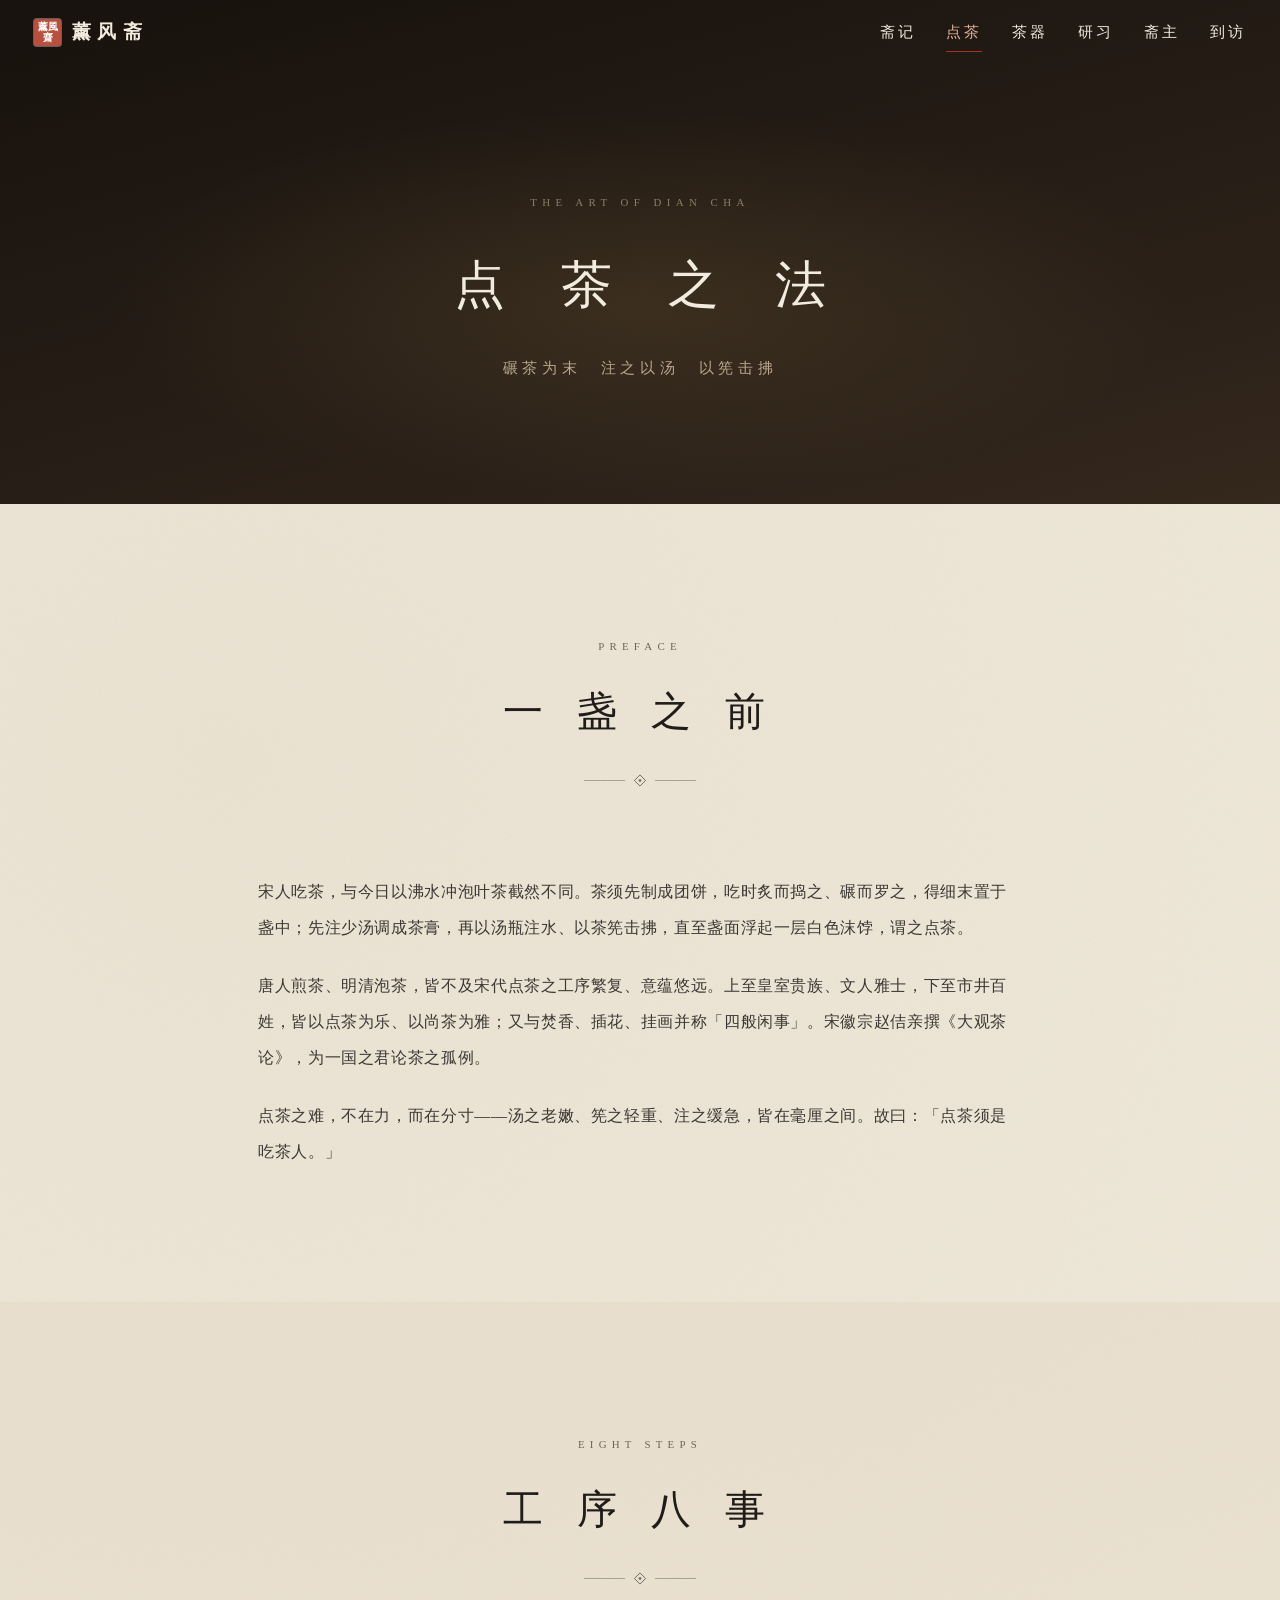
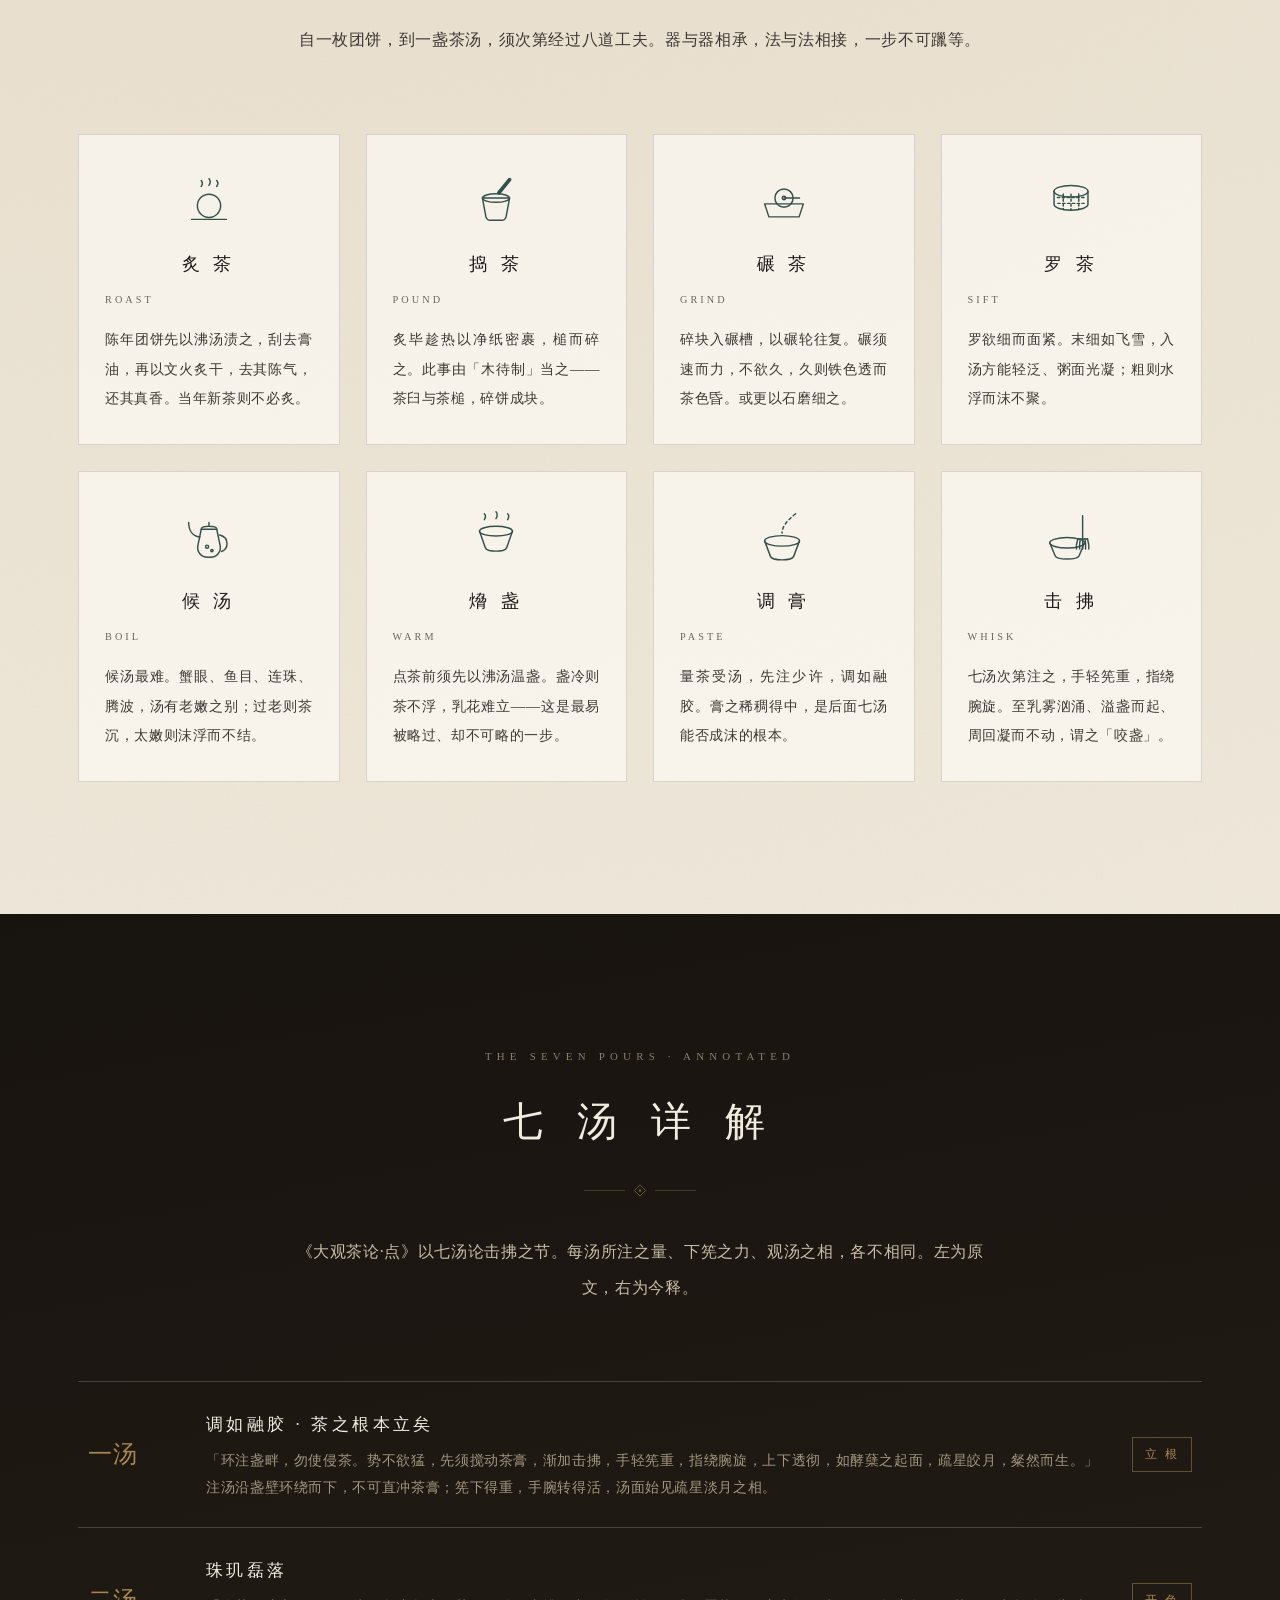
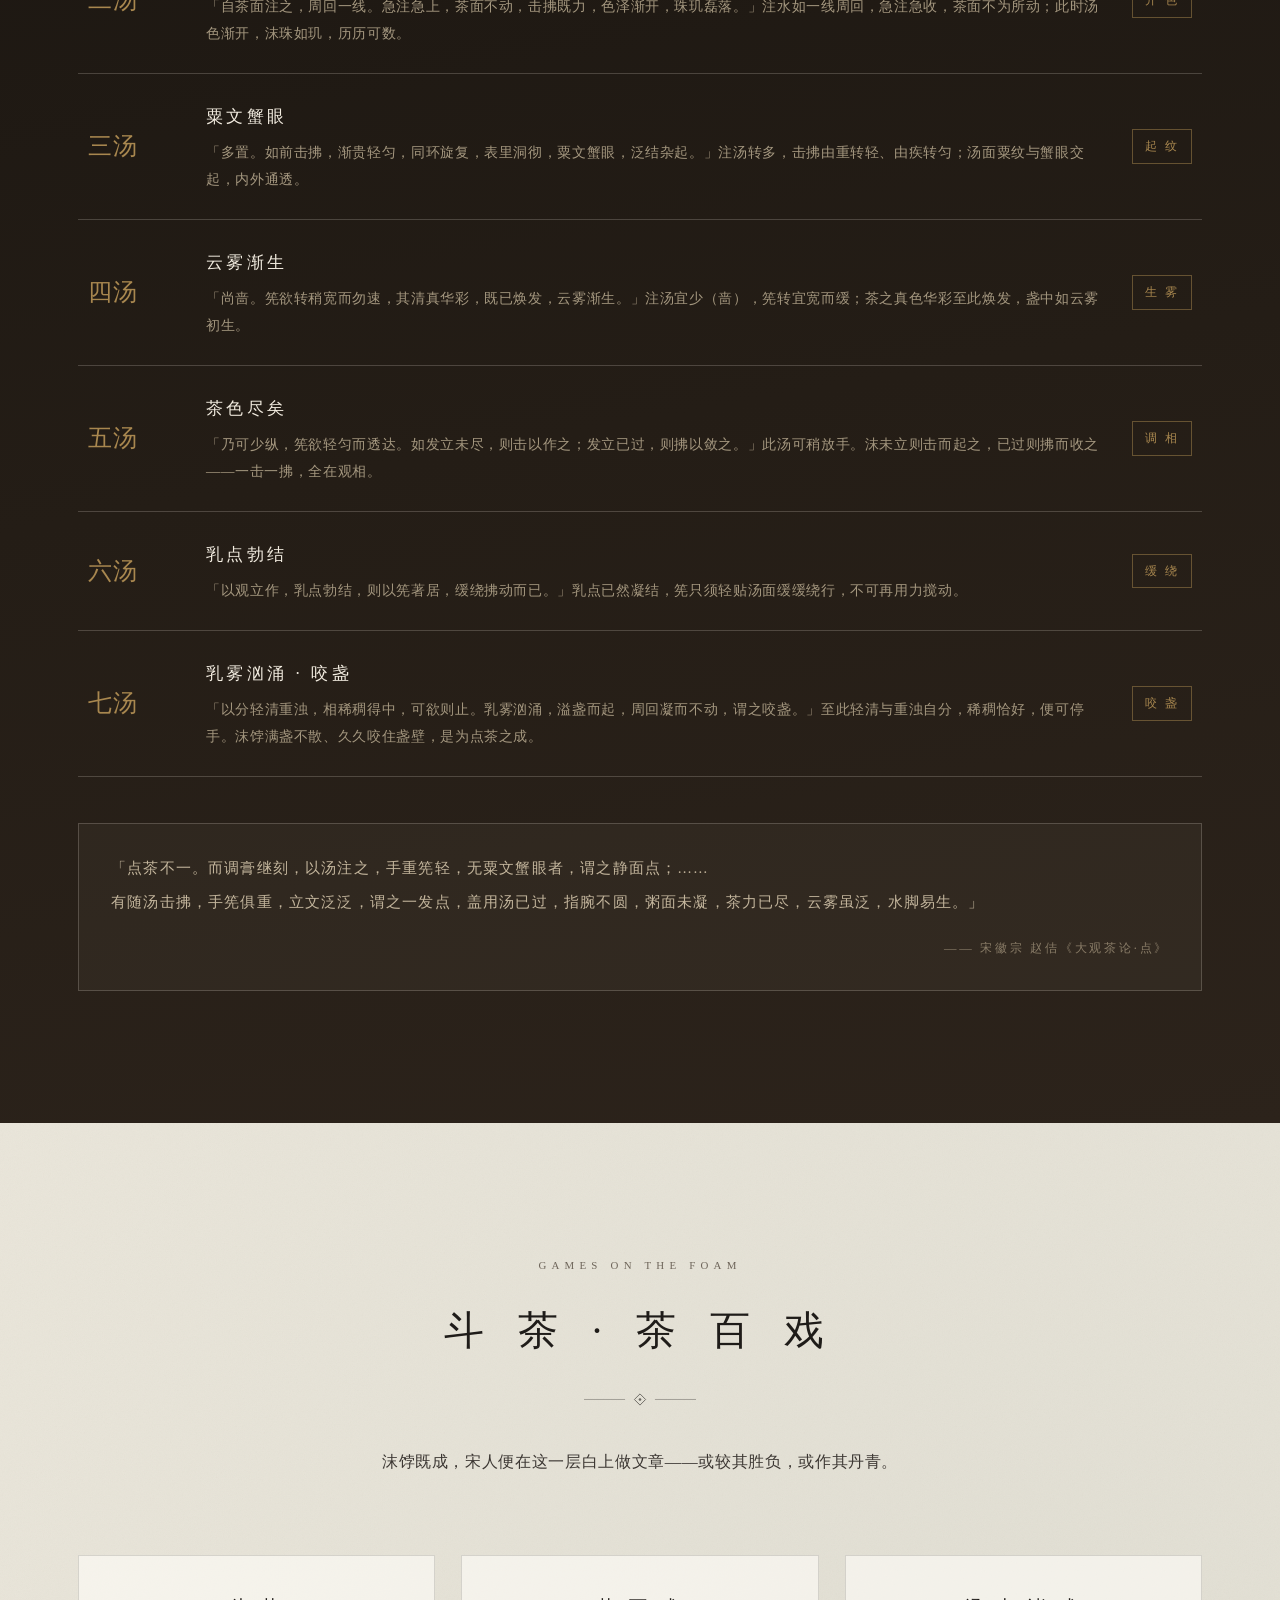
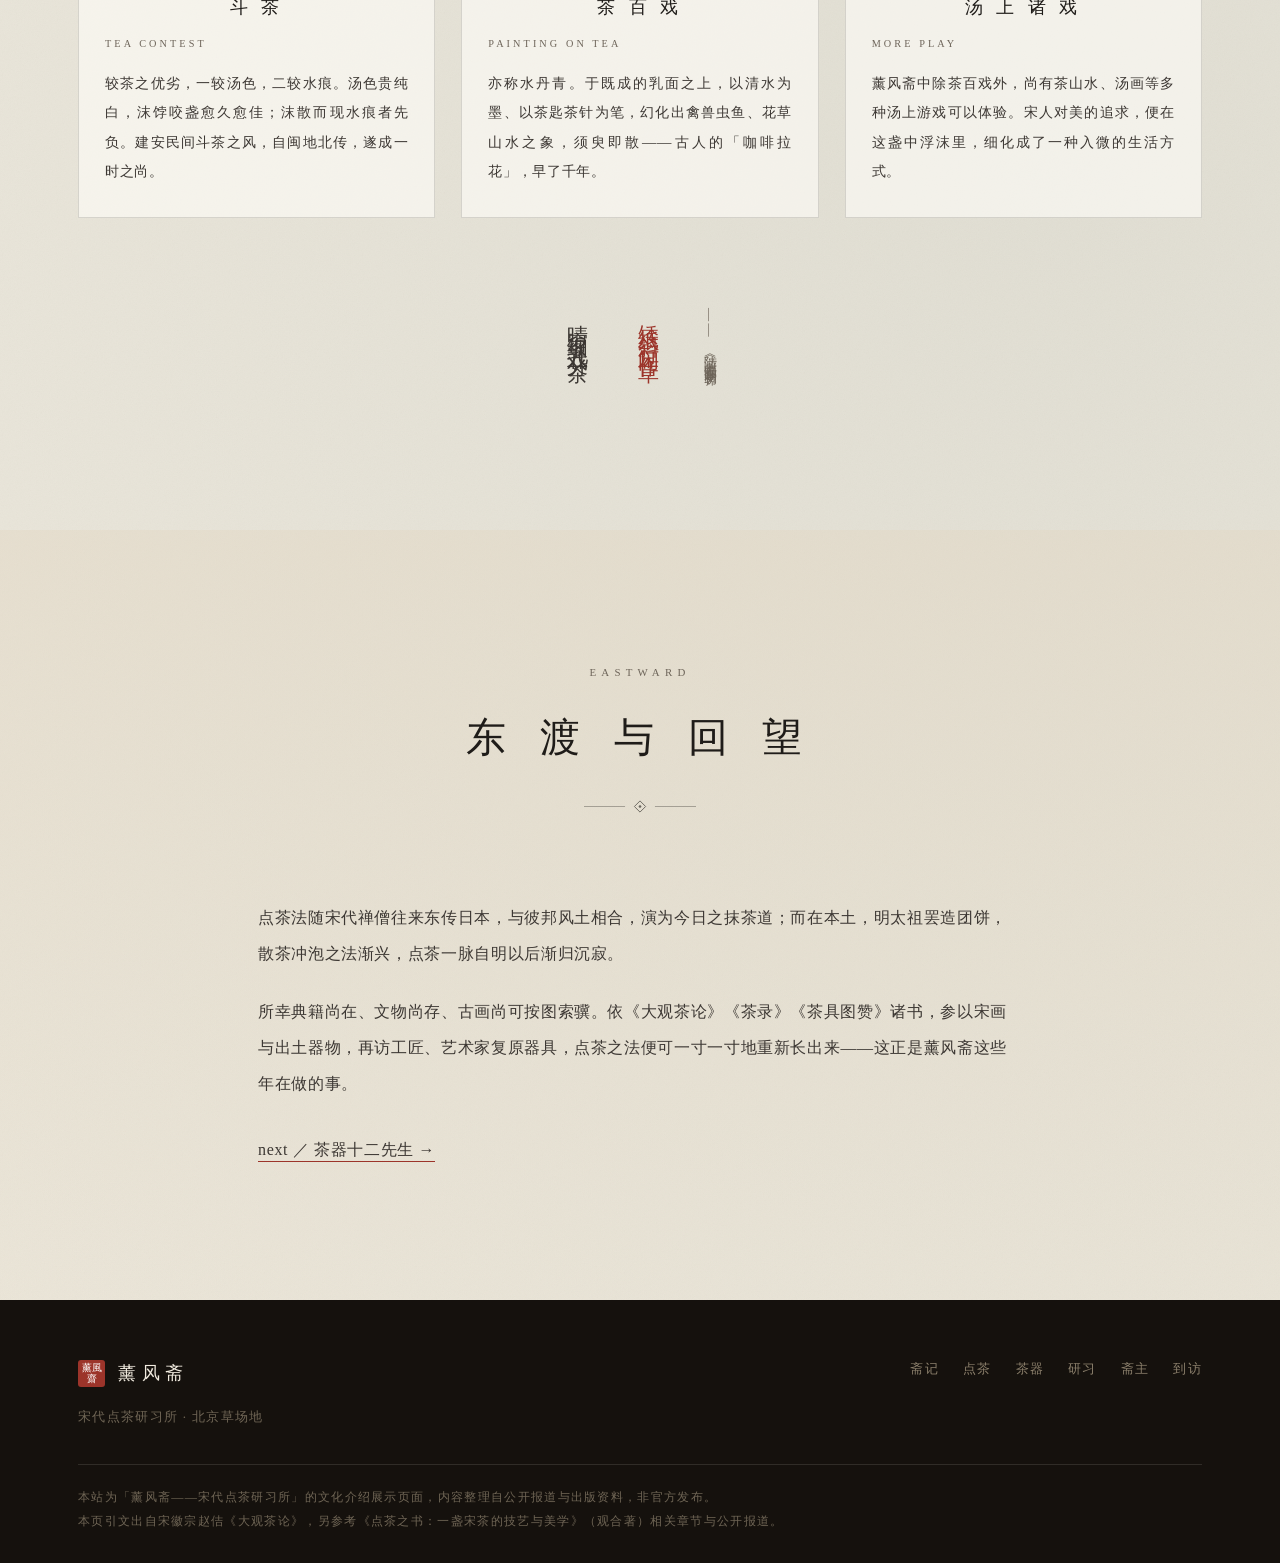
<file: dian.html>
<!DOCTYPE html>
<html lang="zh-CN">
<head>
<meta charset="UTF-8">
<meta name="viewport" content="width=device-width, initial-scale=1">
<title>点茶之法 · 薰风斋</title>
<meta name="description" content="宋代点茶：炙茶、捣茶、碾茶、罗茶、候汤、熁盏、点注、击拂；调膏与七汤击拂之法，以及茶百戏、水丹青等汤上游戏。">
<meta property="og:type" content="website">
<meta property="og:site_name" content="薰风斋 · 宋代点茶研习所">
<meta property="og:title" content="点茶之法 · 薰风斋">
<meta property="og:description" content="宋代点茶：炙茶、捣茶、碾茶、罗茶、候汤、熁盏、点注、击拂；调膏与七汤击拂之法，以及茶百戏、水丹青等汤上游戏。">
<meta property="og:locale" content="zh_CN">
<meta name="twitter:card" content="summary">
<meta name="twitter:title" content="点茶之法 · 薰风斋">
<meta name="twitter:description" content="宋代点茶：炙茶、捣茶、碾茶、罗茶、候汤、熁盏、点注、击拂；调膏与七汤击拂之法，以及茶百戏、水丹青等汤上游戏。">
<meta name="theme-color" content="#1f1c19">
<link rel="stylesheet" href="assets/css/style.css">
<link rel="icon" href="data:image/svg+xml,%3Csvg xmlns='http://www.w3.org/2000/svg' viewBox='0 0 32 32'%3E%3Crect width='32' height='32' rx='4' fill='%239c342a'/%3E%3Ctext x='16' y='23' font-size='20' text-anchor='middle' fill='%23fff' font-family='serif'%3E薰%3C/text%3E%3C/svg%3E">
</head>
<body>

<svg style="position:absolute;width:0;height:0;overflow:hidden" aria-hidden="true"><defs>
  <symbol id="i-rule" viewBox="0 0 120 16">
    <path d="M0 8h44M76 8h44" stroke="currentColor" stroke-width="1" opacity=".55"/>
    <path d="M60 2l6 6-6 6-6-6z" fill="none" stroke="currentColor" stroke-width="1"/>
    <circle cx="60" cy="8" r="1.4" fill="currentColor"/>
  </symbol>
  <symbol id="s-zhi" viewBox="0 0 64 64" fill="none" stroke="currentColor" stroke-width="1.5" stroke-linecap="round" stroke-linejoin="round">
    <circle cx="32" cy="38" r="12"/>
    <path d="M14 52h36"/>
    <path d="M24 18c1.6-2.6 1.6-4.4 0-6M32 17c1.8-3 1.8-5 0-7M40 18c1.6-2.6 1.6-4.4 0-6"/>
  </symbol>
  <symbol id="s-dao" viewBox="0 0 64 64" fill="none" stroke="currentColor" stroke-width="1.5" stroke-linecap="round" stroke-linejoin="round">
    <path d="M18 30h28l-3.6 19.4A5 5 0 0 1 37.5 53h-11a5 5 0 0 1-4.9-3.6z"/>
    <ellipse cx="32" cy="30" rx="14" ry="4.4"/>
    <path d="M46 11L35 24.5" stroke-width="3.8"/>
  </symbol>
  <symbol id="s-nian" viewBox="0 0 64 64" fill="none" stroke="currentColor" stroke-width="1.5" stroke-linecap="round" stroke-linejoin="round">
    <path d="M12 36h40l-4.4 13.4H16.4z"/><circle cx="32" cy="30" r="9.4"/><circle cx="32" cy="30" r="1.8"/><path d="M32 30h16"/>
  </symbol>
  <symbol id="s-luo" viewBox="0 0 64 64" fill="none" stroke="currentColor" stroke-width="1.5" stroke-linecap="round" stroke-linejoin="round">
    <ellipse cx="32" cy="23" rx="17.5" ry="6"/>
    <path d="M14.5 23v13.5c0 3.4 7.8 6.1 17.5 6.1s17.5-2.7 17.5-6.1V23"/>
    <path d="M18 29.5h28M18.4 35.5h27.2" stroke-dasharray="2.4 2.6"/>
    <path d="M24 25.8v16M32 26v16.6M40 25.8v16" stroke-dasharray="2.4 2.6"/>
  </symbol>
  <symbol id="s-hou" viewBox="0 0 64 64" fill="none" stroke="currentColor" stroke-width="1.5" stroke-linecap="round" stroke-linejoin="round">
    <path d="M24 24h16l3.5 17A10 10 0 0 1 33.6 53h-3.2A10 10 0 0 1 20.5 41z"/>
    <path d="M24 24c0-1.9 3.6-3 8-3s8 1.1 8 3M32 21v-4"/>
    <path d="M22.6 32C15 31 11 25 11 17"/>
    <path d="M43 30c5.6 1.4 7.6 5 7.6 9s-2.6 6.8-5.6 8"/>
    <circle cx="30" cy="42" r="1.6"/><circle cx="35" cy="46" r="1.2"/>
  </symbol>
  <symbol id="s-xie" viewBox="0 0 64 64" fill="none" stroke="currentColor" stroke-width="1.5" stroke-linecap="round" stroke-linejoin="round">
    <ellipse cx="32" cy="26" rx="17" ry="5"/>
    <path d="M15 26l6 17c.9 2.4 5 3.6 11 3.6s10.1-1.2 11-3.6l6-17"/>
    <path d="M20 14c1.6-2.6 1.6-4.4 0-6M32 13c1.8-3 1.8-5 0-7M44 14c1.6-2.6 1.6-4.4 0-6"/>
  </symbol>
  <symbol id="s-zhu" viewBox="0 0 64 64" fill="none" stroke="currentColor" stroke-width="1.5" stroke-linecap="round" stroke-linejoin="round">
    <ellipse cx="30" cy="36" rx="18" ry="5.4"/>
    <path d="M12 36l6 16c1 2.4 5.4 3.6 12 3.6s11-1.2 12-3.6l6-16"/>
    <path d="M44 8c-10 8-14 14-14 20" stroke-dasharray="3 3"/>
  </symbol>
  <symbol id="s-ji" viewBox="0 0 64 64" fill="none" stroke="currentColor" stroke-width="1.5" stroke-linecap="round" stroke-linejoin="round">
    <ellipse cx="28" cy="38" rx="18" ry="5.4"/>
    <path d="M10 38l5.6 13.4c.9 2.2 5.2 3.4 12.4 3.4s11.5-1.2 12.4-3.4L46 38"/>
    <path d="M44 34V10M38.8 34h10.4"/>
    <path d="M39 34c-1.4 4.4-1.8 7.6-1.4 10.4M41.6 34c-.8 4.4-1 7.6-.6 10.4M44 34v10.4M46.4 34c.8 4.4 1 7.6.6 10.4M49 34c1.4 4.4 1.8 7.6 1.4 10.4"/>
  </symbol>
</defs></svg>

<nav class="nav">
  <a class="nav-brand" href="index.html"><span class="seal-mini">薰風<br>齋</span><span>薰风斋</span></a>
  <button class="nav-toggle" aria-label="展开菜单">☰</button>
  <div class="nav-links">
    <a href="index.html#ji">斋记</a>
    <a href="dian.html" class="active">点茶</a>
    <a href="qi.html">茶器</a>
    <a href="index.html#xue">研习</a>
    <a href="zhai.html">斋主</a>
    <a href="index.html#lai">到访</a>
  </div>
</nav>

<header class="page-hero">
  <div class="inner">
    <p class="en">The Art of Dian Cha</p>
    <h1>点 茶 之 法</h1>
    <p class="kicker">碾茶为末　注之以汤　以筅击拂</p>
  </div>
</header>

<!-- 引 -->
<section class="band band-paper">
  <div class="wrap narrow">
    <div class="sec-head rv">
      <p class="sec-en">Preface</p>
      <h2 class="sec-title">一 盏 之 前</h2>
      <svg class="rule" viewBox="0 0 120 16"><use href="#i-rule"/></svg>
    </div>
    <div class="intro-text rv rv-d1">
      <p>宋人吃茶，与今日以沸水冲泡叶茶截然不同。茶须先制成团饼，吃时炙而捣之、碾而罗之，得细末置于盏中；先注少汤调成茶膏，再以汤瓶注水、以茶筅击拂，直至盏面浮起一层白色沫饽，谓之点茶。</p>
      <p>唐人煎茶、明清泡茶，皆不及宋代点茶之工序繁复、意蕴悠远。上至皇室贵族、文人雅士，下至市井百姓，皆以点茶为乐、以尚茶为雅；又与焚香、插花、挂画并称「四般闲事」。宋徽宗赵佶亲撰《大观茶论》，为一国之君论茶之孤例。</p>
      <p>点茶之难，不在力，而在分寸——汤之老嫩、筅之轻重、注之缓急，皆在毫厘之间。故曰：「点茶须是吃茶人。」</p>
    </div>
  </div>
</section>

<!-- 八序 -->
<section class="band band-warm">
  <div class="wrap">
    <div class="sec-head rv">
      <p class="sec-en">Eight Steps</p>
      <h2 class="sec-title">工 序 八 事</h2>
      <svg class="rule" viewBox="0 0 120 16"><use href="#i-rule"/></svg>
      <p class="lede">自一枚团饼，到一盏茶汤，须次第经过八道工夫。器与器相承，法与法相接，一步不可躐等。</p>
    </div>

    <div class="cards cards-4">
      <article class="card rv"><div class="ico"><svg viewBox="0 0 64 64"><use href="#s-zhi"/></svg></div><h3>炙 茶</h3><p class="en">Roast</p><p>陈年团饼先以沸汤渍之，刮去膏油，再以文火炙干，去其陈气，还其真香。当年新茶则不必炙。</p></article>
      <article class="card rv rv-d1"><div class="ico"><svg viewBox="0 0 64 64"><use href="#s-dao"/></svg></div><h3>捣 茶</h3><p class="en">Pound</p><p>炙毕趁热以净纸密裹，槌而碎之。此事由「木待制」当之——茶臼与茶槌，碎饼成块。</p></article>
      <article class="card rv rv-d2"><div class="ico"><svg viewBox="0 0 64 64"><use href="#s-nian"/></svg></div><h3>碾 茶</h3><p class="en">Grind</p><p>碎块入碾槽，以碾轮往复。碾须速而力，不欲久，久则铁色透而茶色昏。或更以石磨细之。</p></article>
      <article class="card rv rv-d3"><div class="ico"><svg viewBox="0 0 64 64"><use href="#s-luo"/></svg></div><h3>罗 茶</h3><p class="en">Sift</p><p>罗欲细而面紧。末细如飞雪，入汤方能轻泛、粥面光凝；粗则水浮而沫不聚。</p></article>
      <article class="card rv"><div class="ico"><svg viewBox="0 0 64 64"><use href="#s-hou"/></svg></div><h3>候 汤</h3><p class="en">Boil</p><p>候汤最难。蟹眼、鱼目、连珠、腾波，汤有老嫩之别；过老则茶沉，太嫩则沫浮而不结。</p></article>
      <article class="card rv rv-d1"><div class="ico"><svg viewBox="0 0 64 64"><use href="#s-xie"/></svg></div><h3>熁 盏</h3><p class="en">Warm</p><p>点茶前须先以沸汤温盏。盏冷则茶不浮，乳花难立——这是最易被略过、却不可略的一步。</p></article>
      <article class="card rv rv-d2"><div class="ico"><svg viewBox="0 0 64 64"><use href="#s-zhu"/></svg></div><h3>调 膏</h3><p class="en">Paste</p><p>量茶受汤，先注少许，调如融胶。膏之稀稠得中，是后面七汤能否成沫的根本。</p></article>
      <article class="card rv rv-d3"><div class="ico"><svg viewBox="0 0 64 64"><use href="#s-ji"/></svg></div><h3>击 拂</h3><p class="en">Whisk</p><p>七汤次第注之，手轻筅重，指绕腕旋。至乳雾汹涌、溢盏而起、周回凝而不动，谓之「咬盏」。</p></article>
    </div>
  </div>
</section>

<!-- 七汤详解 -->
<section class="band band-dark">
  <div class="wrap">
    <div class="sec-head rv">
      <p class="sec-en">The Seven Pours · Annotated</p>
      <h2 class="sec-title">七 汤 详 解</h2>
      <svg class="rule" viewBox="0 0 120 16" style="color:#a8874f"><use href="#i-rule"/></svg>
      <p class="lede">《大观茶论·点》以七汤论击拂之节。每汤所注之量、下筅之力、观汤之相，各不相同。左为原文，右为今释。</p>
    </div>

    <div class="list-rows rv" style="border-color:rgba(242,236,224,.2)">
      <div class="row" style="border-color:rgba(242,236,224,.2)">
        <span class="idx" style="color:#a8874f">一汤</span>
        <div>
          <h4 style="color:#f2ece0">调如融胶 · 茶之根本立矣</h4>
          <p style="color:#a4977f">「环注盏畔，勿使侵茶。势不欲猛，先须搅动茶膏，渐加击拂，手轻筅重，指绕腕旋，上下透彻，如酵蘖之起面，疏星皎月，粲然而生。」注汤沿盏壁环绕而下，不可直冲茶膏；筅下得重，手腕转得活，汤面始见疏星淡月之相。</p>
        </div>
        <span class="tag" style="color:#a8874f;border-color:rgba(168,135,79,.5)">立 根</span>
      </div>
      <div class="row" style="border-color:rgba(242,236,224,.2)">
        <span class="idx" style="color:#a8874f">二汤</span>
        <div>
          <h4 style="color:#f2ece0">珠玑磊落</h4>
          <p style="color:#a4977f">「自茶面注之，周回一线。急注急上，茶面不动，击拂既力，色泽渐开，珠玑磊落。」注水如一线周回，急注急收，茶面不为所动；此时汤色渐开，沫珠如玑，历历可数。</p>
        </div>
        <span class="tag" style="color:#a8874f;border-color:rgba(168,135,79,.5)">开 色</span>
      </div>
      <div class="row" style="border-color:rgba(242,236,224,.2)">
        <span class="idx" style="color:#a8874f">三汤</span>
        <div>
          <h4 style="color:#f2ece0">粟文蟹眼</h4>
          <p style="color:#a4977f">「多置。如前击拂，渐贵轻匀，同环旋复，表里洞彻，粟文蟹眼，泛结杂起。」注汤转多，击拂由重转轻、由疾转匀；汤面粟纹与蟹眼交起，内外通透。</p>
        </div>
        <span class="tag" style="color:#a8874f;border-color:rgba(168,135,79,.5)">起 纹</span>
      </div>
      <div class="row" style="border-color:rgba(242,236,224,.2)">
        <span class="idx" style="color:#a8874f">四汤</span>
        <div>
          <h4 style="color:#f2ece0">云雾渐生</h4>
          <p style="color:#a4977f">「尚啬。筅欲转稍宽而勿速，其清真华彩，既已焕发，云雾渐生。」注汤宜少（啬），筅转宜宽而缓；茶之真色华彩至此焕发，盏中如云雾初生。</p>
        </div>
        <span class="tag" style="color:#a8874f;border-color:rgba(168,135,79,.5)">生 雾</span>
      </div>
      <div class="row" style="border-color:rgba(242,236,224,.2)">
        <span class="idx" style="color:#a8874f">五汤</span>
        <div>
          <h4 style="color:#f2ece0">茶色尽矣</h4>
          <p style="color:#a4977f">「乃可少纵，筅欲轻匀而透达。如发立未尽，则击以作之；发立已过，则拂以敛之。」此汤可稍放手。沫未立则击而起之，已过则拂而收之——一击一拂，全在观相。</p>
        </div>
        <span class="tag" style="color:#a8874f;border-color:rgba(168,135,79,.5)">调 相</span>
      </div>
      <div class="row" style="border-color:rgba(242,236,224,.2)">
        <span class="idx" style="color:#a8874f">六汤</span>
        <div>
          <h4 style="color:#f2ece0">乳点勃结</h4>
          <p style="color:#a4977f">「以观立作，乳点勃结，则以筅著居，缓绕拂动而已。」乳点已然凝结，筅只须轻贴汤面缓缓绕行，不可再用力搅动。</p>
        </div>
        <span class="tag" style="color:#a8874f;border-color:rgba(168,135,79,.5)">缓 绕</span>
      </div>
      <div class="row" style="border-color:rgba(242,236,224,.2)">
        <span class="idx" style="color:#a8874f">七汤</span>
        <div>
          <h4 style="color:#f2ece0">乳雾汹涌 · 咬盏</h4>
          <p style="color:#a4977f">「以分轻清重浊，相稀稠得中，可欲则止。乳雾汹涌，溢盏而起，周回凝而不动，谓之咬盏。」至此轻清与重浊自分，稀稠恰好，便可停手。沫饽满盏不散、久久咬住盏壁，是为点茶之成。</p>
        </div>
        <span class="tag" style="color:#a8874f;border-color:rgba(168,135,79,.5)">咬 盏</span>
      </div>
    </div>

    <div class="orig rv rv-d2">
      「点茶不一。而调膏继刻，以汤注之，手重筅轻，无粟文蟹眼者，谓之静面点；……<br>
      有随汤击拂，手筅俱重，立文泛泛，谓之一发点，盖用汤已过，指腕不圆，粥面未凝，茶力已尽，云雾虽泛，水脚易生。」
      <span class="who">—— 宋徽宗 赵佶《大观茶论·点》</span>
    </div>
  </div>
</section>

<!-- 斗茶与茶百戏 -->
<section class="band band-paper">
  <div class="wrap">
    <div class="sec-head rv">
      <p class="sec-en">Games on the Foam</p>
      <h2 class="sec-title">斗 茶 · 茶 百 戏</h2>
      <svg class="rule" viewBox="0 0 120 16"><use href="#i-rule"/></svg>
      <p class="lede">沫饽既成，宋人便在这一层白上做文章——或较其胜负，或作其丹青。</p>
    </div>

    <div class="cards cards-3">
      <article class="card rv">
        <h3>斗 茶</h3><p class="en">Tea Contest</p>
        <p>较茶之优劣，一较汤色，二较水痕。汤色贵纯白，沫饽咬盏愈久愈佳；沫散而现水痕者先负。建安民间斗茶之风，自闽地北传，遂成一时之尚。</p>
      </article>
      <article class="card rv rv-d1">
        <h3>茶 百 戏</h3><p class="en">Painting on Tea</p>
        <p>亦称水丹青。于既成的乳面之上，以清水为墨、以茶匙茶针为笔，幻化出禽兽虫鱼、花草山水之象，须臾即散——古人的「咖啡拉花」，早了千年。</p>
      </article>
      <article class="card rv rv-d2">
        <h3>汤 上 诸 戏</h3><p class="en">More Play</p>
        <p>薰风斋中除茶百戏外，尚有茶山水、汤画等多种汤上游戏可以体验。宋人对美的追求，便在这盏中浮沫里，细化成了一种入微的生活方式。</p>
      </article>
    </div>

    <div class="vquote rv rv-d2" style="margin-top:60px">
      <p>晴窗细乳戏分茶</p>
      <p style="color:var(--cinnabar)">矮纸斜行闲作草</p>
      <p class="src">—— 陆游《临安春雨初霁》</p>
    </div>
  </div>
</section>

<!-- 东渡 -->
<section class="band band-warm">
  <div class="wrap narrow">
    <div class="sec-head rv">
      <p class="sec-en">Eastward</p>
      <h2 class="sec-title">东 渡 与 回 望</h2>
      <svg class="rule" viewBox="0 0 120 16"><use href="#i-rule"/></svg>
    </div>
    <div class="intro-text rv rv-d1">
      <p>点茶法随宋代禅僧往来东传日本，与彼邦风土相合，演为今日之抹茶道；而在本土，明太祖罢造团饼，散茶冲泡之法渐兴，点茶一脉自明以后渐归沉寂。</p>
      <p>所幸典籍尚在、文物尚存、古画尚可按图索骥。依《大观茶论》《茶录》《茶具图赞》诸书，参以宋画与出土器物，再访工匠、艺术家复原器具，点茶之法便可一寸一寸地重新长出来——这正是薰风斋这些年在做的事。</p>
      <p style="margin-top:30px"><a href="qi.html" style="border-bottom:1px solid var(--cinnabar);padding-bottom:3px">next ／ 茶器十二先生 →</a></p>
    </div>
  </div>
</section>

<footer class="foot">
  <div class="wrap">
    <div class="foot-top">
      <div>
        <div class="foot-brand"><span class="seal-mini">薰風<br>齋</span>薰风斋</div>
        <p style="margin:14px 0 0;color:#6f6555">宋代点茶研习所 · 北京草场地</p>
      </div>
      <nav>
        <a href="index.html#ji">斋记</a>
        <a href="dian.html">点茶</a>
        <a href="qi.html">茶器</a>
        <a href="index.html#xue">研习</a>
        <a href="zhai.html">斋主</a>
        <a href="index.html#lai">到访</a>
      </nav>
    </div>
    <div class="foot-note">
      本站为「薰风斋——宋代点茶研习所」的文化介绍展示页面，内容整理自公开报道与出版资料，非官方发布。<br>
      本页引文出自宋徽宗赵佶《大观茶论》，另参考《点茶之书：一盏宋茶的技艺与美学》（观合著）相关章节与公开报道。
    </div>
  </div>
</footer>

<script src="assets/js/main.js"></script>
</body>
</html>
</file>
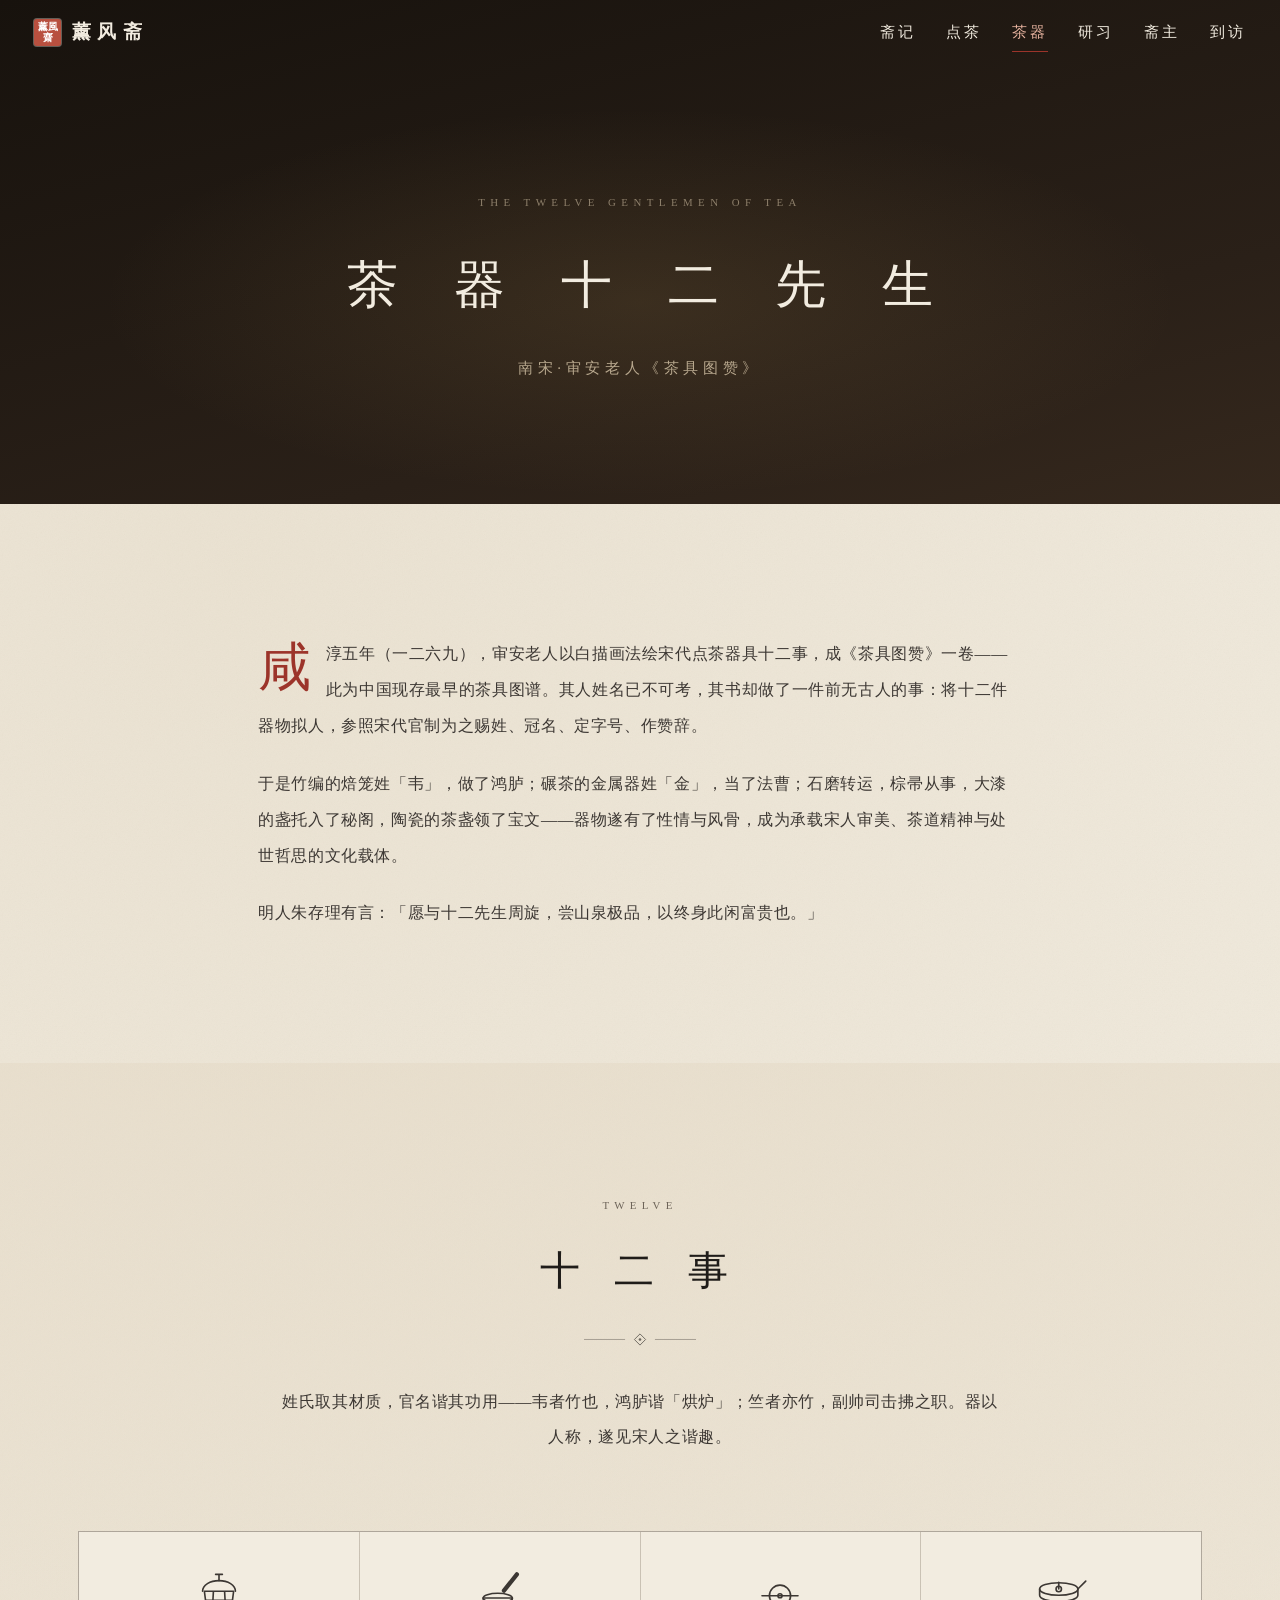
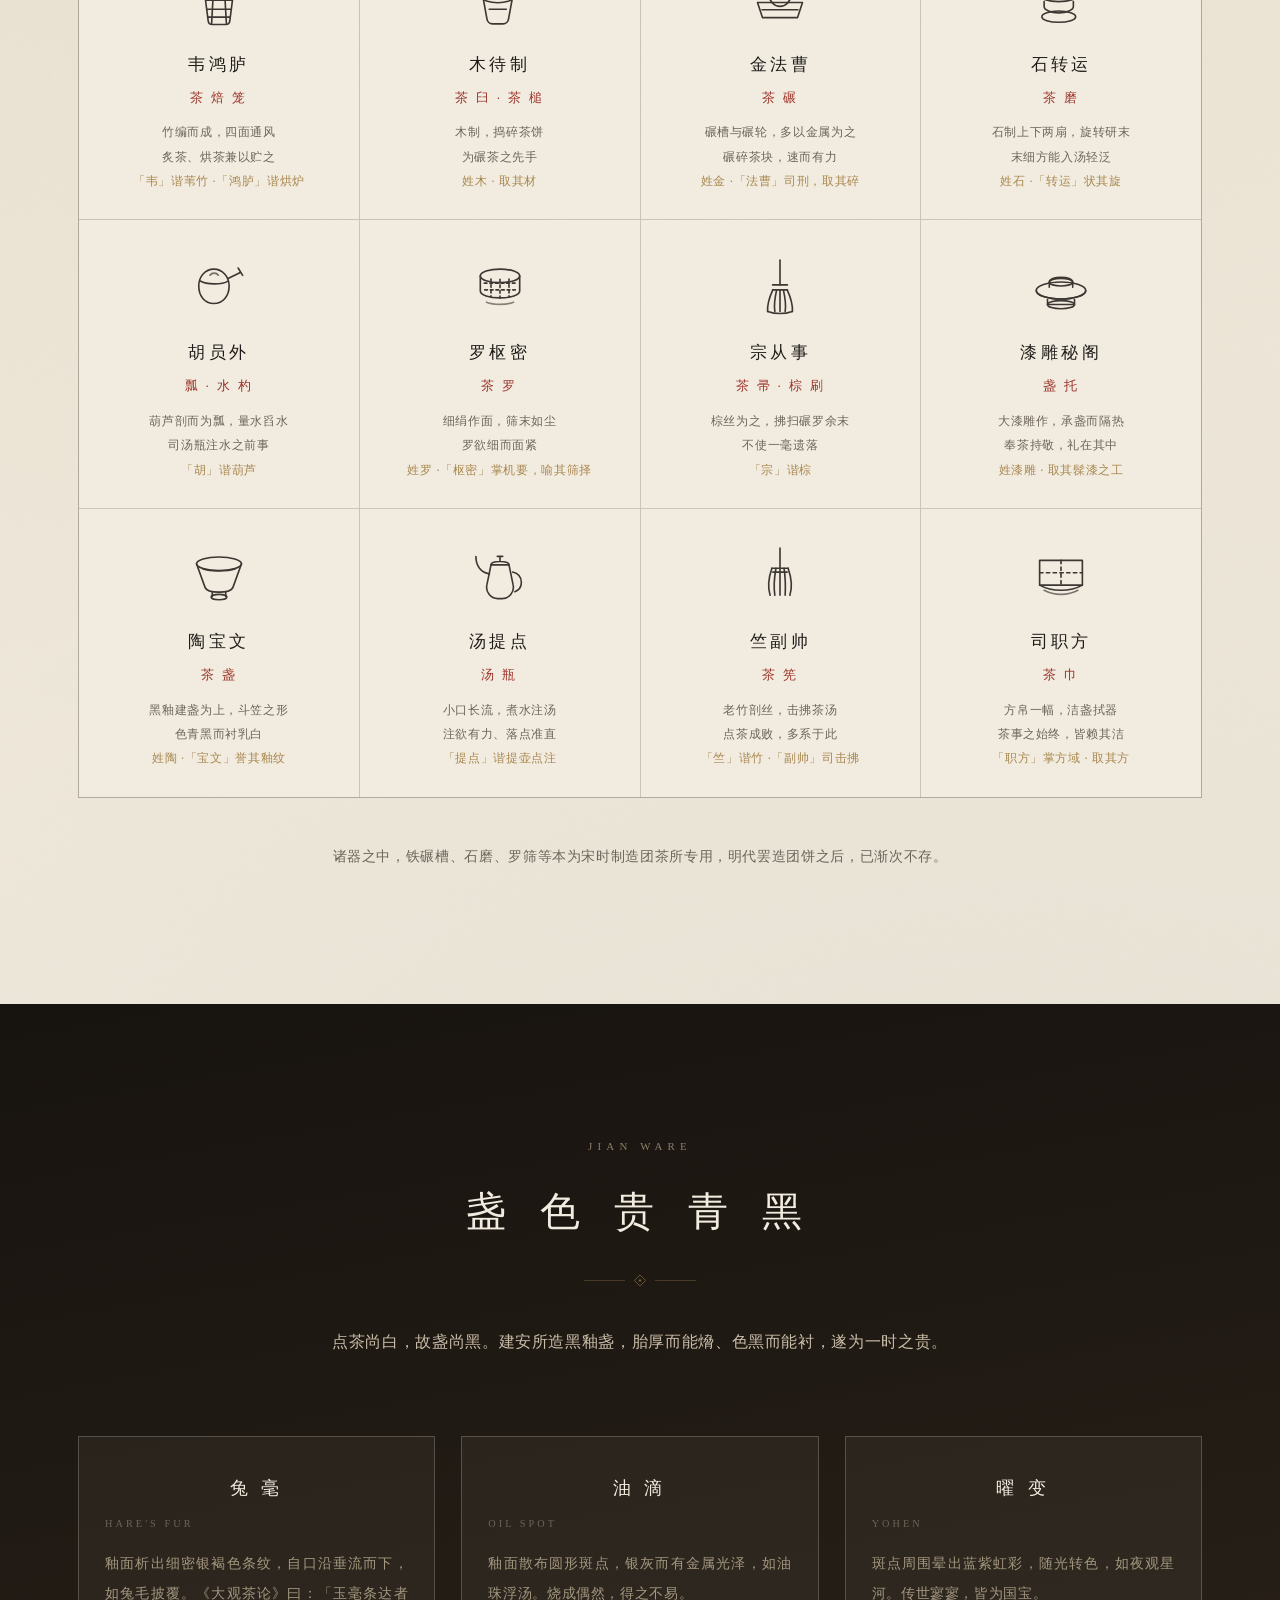
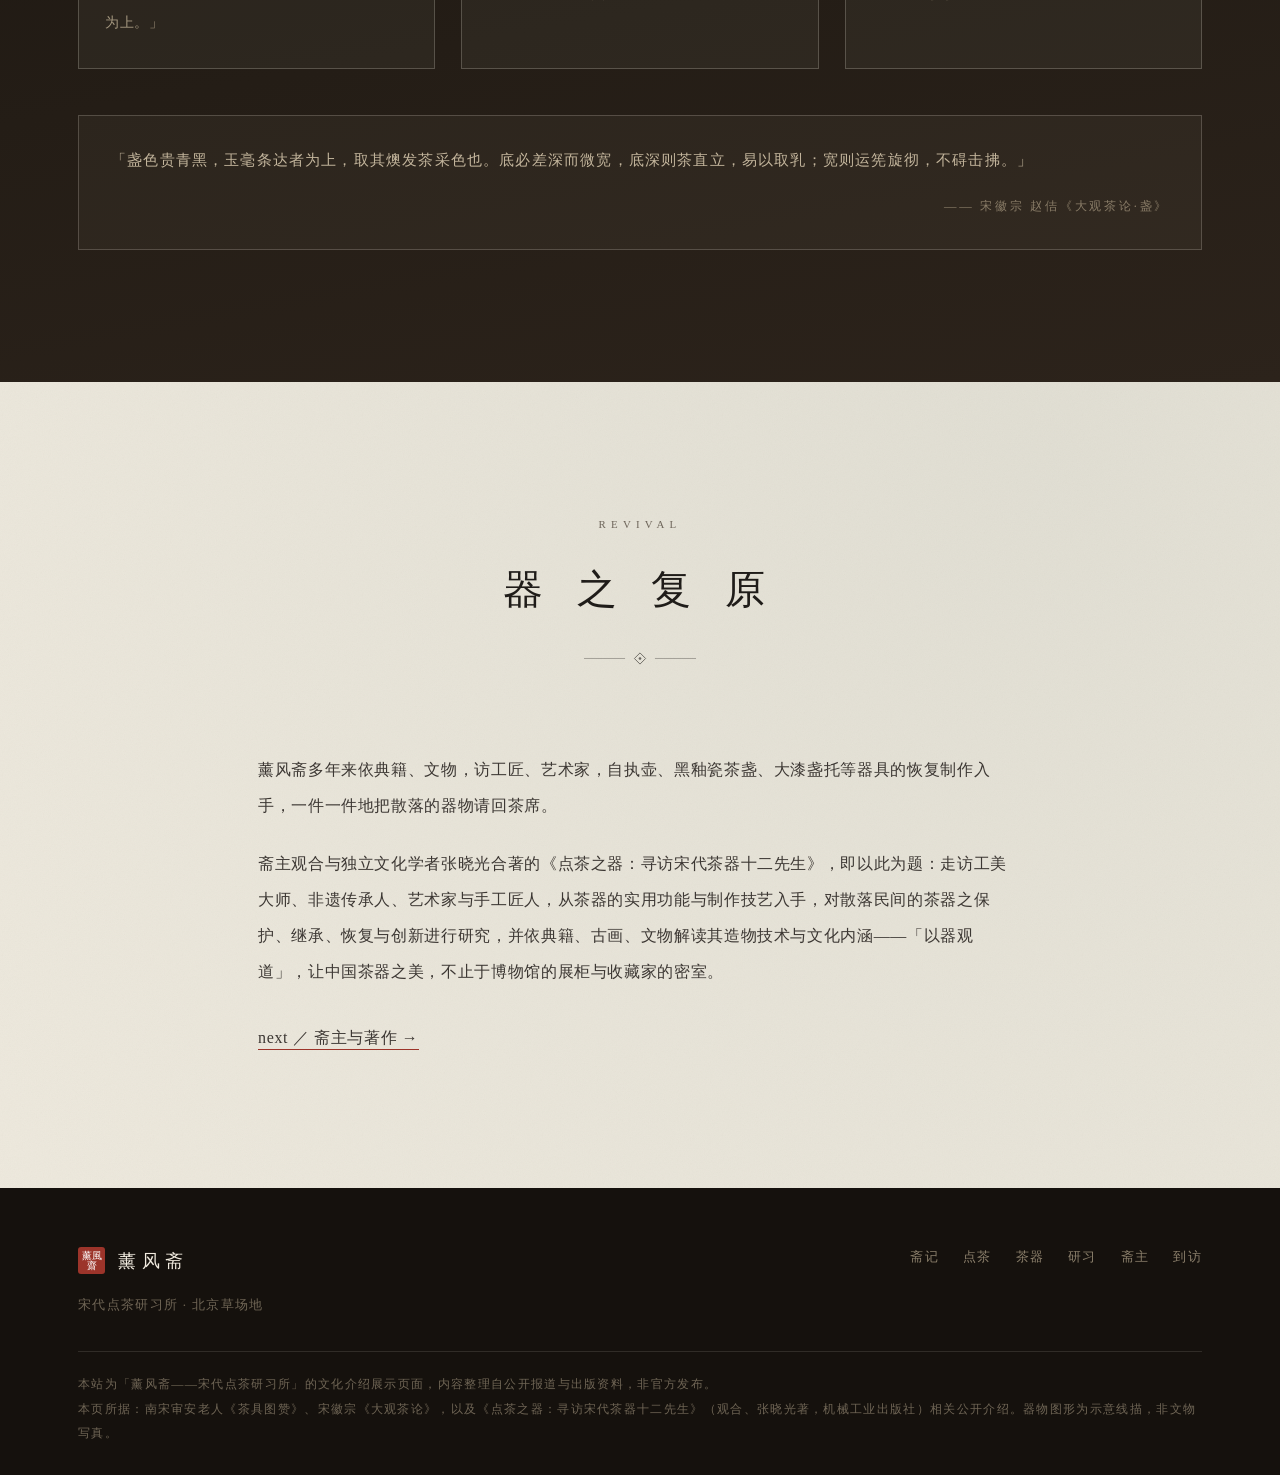
<file: qi.html>
<!DOCTYPE html>
<html lang="zh-CN">
<head>
<meta charset="UTF-8">
<meta name="viewport" content="width=device-width, initial-scale=1">
<title>茶器十二先生 · 薰风斋</title>
<meta name="description" content="南宋审安老人《茶具图赞》以官制拟人，为十二件点茶器具赐姓冠名：韦鸿胪、木待制、金法曹、石转运、胡员外、罗枢密、宗从事、漆雕秘阁、陶宝文、汤提点、竺副帅、司职方。">
<meta property="og:type" content="website">
<meta property="og:site_name" content="薰风斋 · 宋代点茶研习所">
<meta property="og:title" content="茶器十二先生 · 薰风斋">
<meta property="og:description" content="南宋审安老人《茶具图赞》以官制拟人，为十二件点茶器具赐姓冠名：韦鸿胪、木待制、金法曹、石转运、胡员外、罗枢密、宗从事、漆雕秘阁、陶宝文、汤提点、竺副帅、司职方。">
<meta property="og:locale" content="zh_CN">
<meta name="twitter:card" content="summary">
<meta name="twitter:title" content="茶器十二先生 · 薰风斋">
<meta name="twitter:description" content="南宋审安老人《茶具图赞》以官制拟人，为十二件点茶器具赐姓冠名：韦鸿胪、木待制、金法曹、石转运、胡员外、罗枢密、宗从事、漆雕秘阁、陶宝文、汤提点、竺副帅、司职方。">
<meta name="theme-color" content="#1f1c19">
<link rel="stylesheet" href="assets/css/style.css">
<link rel="icon" href="data:image/svg+xml,%3Csvg xmlns='http://www.w3.org/2000/svg' viewBox='0 0 32 32'%3E%3Crect width='32' height='32' rx='4' fill='%239c342a'/%3E%3Ctext x='16' y='23' font-size='20' text-anchor='middle' fill='%23fff' font-family='serif'%3E薰%3C/text%3E%3C/svg%3E">
</head>
<body>

<svg style="position:absolute;width:0;height:0;overflow:hidden" aria-hidden="true"><defs>
  <symbol id="i-rule" viewBox="0 0 120 16">
    <path d="M0 8h44M76 8h44" stroke="currentColor" stroke-width="1" opacity=".55"/>
    <path d="M60 2l6 6-6 6-6-6z" fill="none" stroke="currentColor" stroke-width="1"/>
    <circle cx="60" cy="8" r="1.4" fill="currentColor"/>
  </symbol>

  <!-- 一 · 韦鸿胪 · 茶焙笼 -->
  <symbol id="q-bei" viewBox="0 0 64 64" fill="none" stroke="currentColor" stroke-width="1.45" stroke-linecap="round" stroke-linejoin="round">
    <path d="M19 26h26l-3.4 26.4A3.6 3.6 0 0 1 38 55.6H26a3.6 3.6 0 0 1-3.6-3.2z"/>
    <path d="M17.4 26c0-5.6 6.6-9.4 14.6-9.4S46.6 20.4 46.6 26"/>
    <path d="M32 16.6V11M29 11h6"/>
    <path d="M20.6 34h22.8M21.6 42h20.8M22.4 49h19.2"/>
    <path d="M27 26.6l-1.6 28.6M37 26.6l1.6 28.6"/>
  </symbol>
  <!-- 二 · 木待制 · 茶臼茶槌 -->
  <symbol id="q-jiu" viewBox="0 0 64 64" fill="none" stroke="currentColor" stroke-width="1.45" stroke-linecap="round" stroke-linejoin="round">
    <path d="M17 32h26l-3.4 18.6A5 5 0 0 1 34.7 55h-9.4a5 5 0 0 1-4.9-4.4z"/>
    <ellipse cx="30" cy="32" rx="13" ry="4.2"/>
    <path d="M22.4 42h15.2"/>
    <path d="M47 11L35.5 25.5" stroke-width="3.8"/>
  </symbol>
  <!-- 三 · 金法曹 · 茶碾 -->
  <symbol id="q-nian" viewBox="0 0 64 64" fill="none" stroke="currentColor" stroke-width="1.45" stroke-linecap="round" stroke-linejoin="round">
    <path d="M12 36h40l-4.4 13.4H16.4z"/>
    <path d="M16 42.4h32"/>
    <circle cx="32" cy="30" r="9.4"/><circle cx="32" cy="30" r="1.8"/>
    <path d="M32 30h16M32 30H16"/>
  </symbol>
  <!-- 四 · 石转运 · 茶磨 -->
  <symbol id="q-mo" viewBox="0 0 64 64" fill="none" stroke="currentColor" stroke-width="1.45" stroke-linecap="round" stroke-linejoin="round">
    <ellipse cx="30" cy="24" rx="17" ry="5.6"/>
    <path d="M13 24v5.6c0 3.1 7.6 5.6 17 5.6s17-2.5 17-5.6V24"/>
    <path d="M17 35.2v4.4c0 3.1 5.8 5.6 13 5.6s13-2.5 13-5.6v-4.4"/>
    <ellipse cx="30" cy="48.6" rx="15" ry="5"/>
    <path d="M47 24l7-7M30 24v-6"/>
    <circle cx="30" cy="24" r="2.4"/>
  </symbol>
  <!-- 五 · 胡员外 · 瓢杓 -->
  <symbol id="q-piao" viewBox="0 0 64 64" fill="none" stroke="currentColor" stroke-width="1.45" stroke-linecap="round" stroke-linejoin="round">
    <path d="M14 32c0-8.4 5.8-15 13.4-15S41 23.6 41 32c0 8.8-5.4 15.6-13.6 15.6S14 40.8 14 32z"/>
    <path d="M15.4 27.6c5.4 3.4 19.6 3.4 24.6 0"/>
    <path d="M40 25.4l11.4-5.6M49 16l4 6.6"/>
    <path d="M24 22.4c1.6-2.4 5.8-2.4 7.4 0" opacity=".7"/>
  </symbol>
  <!-- 六 · 罗枢密 · 茶罗 -->
  <symbol id="q-luo" viewBox="0 0 64 64" fill="none" stroke="currentColor" stroke-width="1.45" stroke-linecap="round" stroke-linejoin="round">
    <ellipse cx="32" cy="23" rx="17.5" ry="6"/>
    <path d="M14.5 23v13.5c0 3.4 7.8 6.1 17.5 6.1s17.5-2.7 17.5-6.1V23"/>
    <path d="M18 29.5h28M18.4 35.5h27.2" stroke-dasharray="2.4 2.6"/>
    <path d="M24 25.8v16M32 26v16.6M40 25.8v16" stroke-dasharray="2.4 2.6"/>
    <path d="M20 46.4c6.4 2.6 17.6 2.6 24 0" opacity=".6"/>
  </symbol>
  <!-- 七 · 宗从事 · 茶帚 -->
  <symbol id="q-zhou" viewBox="0 0 64 64" fill="none" stroke="currentColor" stroke-width="1.45" stroke-linecap="round" stroke-linejoin="round">
    <path d="M32 9v22"/>
    <path d="M25.4 31h13.2M25.4 35.4h13.2"/>
    <path d="M25.6 35.4c-3.4 7.4-5 13.8-4.6 19.2M29 35.4c-1.8 8-2.4 14.2-1.6 19.2M32 35.4v19.2M35 35.4c1.8 8 2.4 14.2 1.6 19.2M38.4 35.4c3.4 7.4 5 13.8 4.6 19.2"/>
    <path d="M21 54.6c7 2.4 15 2.4 22 0"/>
  </symbol>
  <!-- 八 · 漆雕秘阁 · 盏托 -->
  <symbol id="q-tuo" viewBox="0 0 64 64" fill="none" stroke="currentColor" stroke-width="1.45" stroke-linecap="round" stroke-linejoin="round">
    <ellipse cx="32" cy="36" rx="22" ry="7.6"/>
    <path d="M10 36c0 4.2 9.8 7.6 22 7.6s22-3.4 22-7.6"/>
    <path d="M21.6 33v-4.4c0-2.6 4.6-4.4 10.4-4.4s10.4 1.8 10.4 4.4V33"/>
    <ellipse cx="32" cy="28.6" rx="10.4" ry="3.4"/>
    <path d="M20 44v4.4h24V44"/>
    <ellipse cx="32" cy="48.6" rx="12" ry="3.6"/>
  </symbol>
  <!-- 九 · 陶宝文 · 茶盏 -->
  <symbol id="q-zhan" viewBox="0 0 64 64" fill="none" stroke="currentColor" stroke-width="1.45" stroke-linecap="round" stroke-linejoin="round">
    <ellipse cx="32" cy="22" rx="20" ry="6"/>
    <path d="M12 22l7.6 21c1 2.8 5.6 4.2 12.4 4.2s11.4-1.4 12.4-4.2L52 22"/>
    <path d="M17.4 26.4c7 2.6 22.2 2.6 29.2 0"/>
    <path d="M26 47.4V51M38 47.4V51"/>
    <ellipse cx="32" cy="51.6" rx="7" ry="2.4"/>
  </symbol>
  <!-- 十 · 汤提点 · 汤瓶 -->
  <symbol id="q-ping" viewBox="0 0 64 64" fill="none" stroke="currentColor" stroke-width="1.45" stroke-linecap="round" stroke-linejoin="round">
    <path d="M24 23h16l3.6 17.6A10 10 0 0 1 33.8 53h-3.6A10 10 0 0 1 20.4 40.6z"/>
    <path d="M24 23c0-1.9 3.6-3 8-3s8 1.1 8 3M32 20v-4.5M29.6 15.5h4.8"/>
    <path d="M22.6 31C15 30 10.6 24 10.6 15.6"/>
    <path d="M43.2 29.4c5.6 1.4 7.8 5 7.8 9.2s-2.8 7-5.8 8.2"/>
  </symbol>
  <!-- 十一 · 竺副帅 · 茶筅 -->
  <symbol id="q-xian" viewBox="0 0 64 64" fill="none" stroke="currentColor" stroke-width="1.45" stroke-linecap="round" stroke-linejoin="round">
    <path d="M32 8v18"/><path d="M24.6 26h14.8M25.6 29.4h12.8"/>
    <path d="M24.8 26c-3 8.6-3.8 17-1.6 24M28.4 26c-1.6 9-2 17.6-1 24M32 26v24M35.6 26c1 6.4 1.4 15 1 24M39.2 26c3 8.6 3.8 17 1.6 24"/>
  </symbol>
  <!-- 十二 · 司职方 · 茶巾 -->
  <symbol id="q-jin" viewBox="0 0 64 64" fill="none" stroke="currentColor" stroke-width="1.45" stroke-linecap="round" stroke-linejoin="round">
    <path d="M13 19h38v22H13z"/>
    <path d="M13 30h38M32 19v22" stroke-dasharray="3 3"/>
    <path d="M13 41c6 3.4 12 4.6 19 4.6s13-1.2 19-4.6"/>
    <path d="M17 45.6c4.6 2.6 9.6 3.6 15 3.6s10.4-1 15-3.6" opacity=".65"/>
  </symbol>
</defs></svg>

<nav class="nav">
  <a class="nav-brand" href="index.html"><span class="seal-mini">薰風<br>齋</span><span>薰风斋</span></a>
  <button class="nav-toggle" aria-label="展开菜单">☰</button>
  <div class="nav-links">
    <a href="index.html#ji">斋记</a>
    <a href="dian.html">点茶</a>
    <a href="qi.html" class="active">茶器</a>
    <a href="index.html#xue">研习</a>
    <a href="zhai.html">斋主</a>
    <a href="index.html#lai">到访</a>
  </div>
</nav>

<header class="page-hero">
  <div class="inner">
    <p class="en">The Twelve Gentlemen of Tea</p>
    <h1>茶 器 十 二 先 生</h1>
    <p class="kicker">南宋·审安老人《茶具图赞》</p>
  </div>
</header>

<section class="band band-paper">
  <div class="wrap narrow">
    <div class="intro-text rv">
      <p><span class="lead-char">咸</span>淳五年（一二六九），审安老人以白描画法绘宋代点茶器具十二事，成《茶具图赞》一卷——此为中国现存最早的茶具图谱。其人姓名已不可考，其书却做了一件前无古人的事：将十二件器物拟人，参照宋代官制为之赐姓、冠名、定字号、作赞辞。</p>
      <p>于是竹编的焙笼姓「韦」，做了鸿胪；碾茶的金属器姓「金」，当了法曹；石磨转运，棕帚从事，大漆的盏托入了秘阁，陶瓷的茶盏领了宝文——器物遂有了性情与风骨，成为承载宋人审美、茶道精神与处世哲思的文化载体。</p>
      <p>明人朱存理有言：「愿与十二先生周旋，尝山泉极品，以终身此闲富贵也。」</p>
    </div>
  </div>
</section>

<section class="band band-warm">
  <div class="wrap">
    <div class="sec-head rv">
      <p class="sec-en">Twelve</p>
      <h2 class="sec-title">十 二 事</h2>
      <svg class="rule" viewBox="0 0 120 16"><use href="#i-rule"/></svg>
      <p class="lede">姓氏取其材质，官名谐其功用——韦者竹也，鸿胪谐「烘炉」；竺者亦竹，副帅司击拂之职。器以人称，遂见宋人之谐趣。</p>
    </div>

    <div class="qi-grid rv">
      <div class="qi">
        <div class="ico"><svg viewBox="0 0 64 64"><use href="#q-bei"/></svg></div>
        <p class="off">韦鸿胪</p><p class="real">茶 焙 笼</p>
        <p class="use">竹编而成，四面通风<br>炙茶、烘茶兼以贮之<br><b style="font-weight:400;color:var(--gold)">「韦」谐苇竹 ·「鸿胪」谐烘炉</b></p>
      </div>
      <div class="qi">
        <div class="ico"><svg viewBox="0 0 64 64"><use href="#q-jiu"/></svg></div>
        <p class="off">木待制</p><p class="real">茶 臼 · 茶 槌</p>
        <p class="use">木制，捣碎茶饼<br>为碾茶之先手<br><b style="font-weight:400;color:var(--gold)">姓木 · 取其材</b></p>
      </div>
      <div class="qi">
        <div class="ico"><svg viewBox="0 0 64 64"><use href="#q-nian"/></svg></div>
        <p class="off">金法曹</p><p class="real">茶 碾</p>
        <p class="use">碾槽与碾轮，多以金属为之<br>碾碎茶块，速而有力<br><b style="font-weight:400;color:var(--gold)">姓金 ·「法曹」司刑，取其碎</b></p>
      </div>
      <div class="qi">
        <div class="ico"><svg viewBox="0 0 64 64"><use href="#q-mo"/></svg></div>
        <p class="off">石转运</p><p class="real">茶 磨</p>
        <p class="use">石制上下两扇，旋转研末<br>末细方能入汤轻泛<br><b style="font-weight:400;color:var(--gold)">姓石 ·「转运」状其旋</b></p>
      </div>
      <div class="qi">
        <div class="ico"><svg viewBox="0 0 64 64"><use href="#q-piao"/></svg></div>
        <p class="off">胡员外</p><p class="real">瓢 · 水 杓</p>
        <p class="use">葫芦剖而为瓢，量水舀水<br>司汤瓶注水之前事<br><b style="font-weight:400;color:var(--gold)">「胡」谐葫芦</b></p>
      </div>
      <div class="qi">
        <div class="ico"><svg viewBox="0 0 64 64"><use href="#q-luo"/></svg></div>
        <p class="off">罗枢密</p><p class="real">茶 罗</p>
        <p class="use">细绢作面，筛末如尘<br>罗欲细而面紧<br><b style="font-weight:400;color:var(--gold)">姓罗 ·「枢密」掌机要，喻其筛择</b></p>
      </div>
      <div class="qi">
        <div class="ico"><svg viewBox="0 0 64 64"><use href="#q-zhou"/></svg></div>
        <p class="off">宗从事</p><p class="real">茶 帚 · 棕 刷</p>
        <p class="use">棕丝为之，拂扫碾罗余末<br>不使一毫遗落<br><b style="font-weight:400;color:var(--gold)">「宗」谐棕</b></p>
      </div>
      <div class="qi">
        <div class="ico"><svg viewBox="0 0 64 64"><use href="#q-tuo"/></svg></div>
        <p class="off">漆雕秘阁</p><p class="real">盏 托</p>
        <p class="use">大漆雕作，承盏而隔热<br>奉茶持敬，礼在其中<br><b style="font-weight:400;color:var(--gold)">姓漆雕 · 取其髹漆之工</b></p>
      </div>
      <div class="qi">
        <div class="ico"><svg viewBox="0 0 64 64"><use href="#q-zhan"/></svg></div>
        <p class="off">陶宝文</p><p class="real">茶 盏</p>
        <p class="use">黑釉建盏为上，斗笠之形<br>色青黑而衬乳白<br><b style="font-weight:400;color:var(--gold)">姓陶 ·「宝文」誉其釉纹</b></p>
      </div>
      <div class="qi">
        <div class="ico"><svg viewBox="0 0 64 64"><use href="#q-ping"/></svg></div>
        <p class="off">汤提点</p><p class="real">汤 瓶</p>
        <p class="use">小口长流，煮水注汤<br>注欲有力、落点准直<br><b style="font-weight:400;color:var(--gold)">「提点」谐提壶点注</b></p>
      </div>
      <div class="qi">
        <div class="ico"><svg viewBox="0 0 64 64"><use href="#q-xian"/></svg></div>
        <p class="off">竺副帅</p><p class="real">茶 筅</p>
        <p class="use">老竹剖丝，击拂茶汤<br>点茶成败，多系于此<br><b style="font-weight:400;color:var(--gold)">「竺」谐竹 ·「副帅」司击拂</b></p>
      </div>
      <div class="qi">
        <div class="ico"><svg viewBox="0 0 64 64"><use href="#q-jin"/></svg></div>
        <p class="off">司职方</p><p class="real">茶 巾</p>
        <p class="use">方帛一幅，洁盏拭器<br>茶事之始终，皆赖其洁<br><b style="font-weight:400;color:var(--gold)">「职方」掌方域 · 取其方</b></p>
      </div>
    </div>

    <p class="lede rv rv-d2" style="margin-top:44px;font-size:.86rem;color:var(--ink-faint)">
      诸器之中，铁碾槽、石磨、罗筛等本为宋时制造团茶所专用，明代罢造团饼之后，已渐次不存。
    </p>
  </div>
</section>

<!-- 建盏 -->
<section class="band band-dark">
  <div class="wrap">
    <div class="sec-head rv">
      <p class="sec-en">Jian Ware</p>
      <h2 class="sec-title">盏 色 贵 青 黑</h2>
      <svg class="rule" viewBox="0 0 120 16" style="color:#a8874f"><use href="#i-rule"/></svg>
      <p class="lede">点茶尚白，故盏尚黑。建安所造黑釉盏，胎厚而能熁、色黑而能衬，遂为一时之贵。</p>
    </div>

    <div class="cards cards-3">
      <article class="card rv" style="background:rgba(242,236,224,.045);border-color:rgba(242,236,224,.22)">
        <h3 style="color:#f2ece0">兔 毫</h3><p class="en">Hare's Fur</p>
        <p style="color:#a4977f">釉面析出细密银褐色条纹，自口沿垂流而下，如兔毛披覆。《大观茶论》曰：「玉毫条达者为上。」</p>
      </article>
      <article class="card rv rv-d1" style="background:rgba(242,236,224,.045);border-color:rgba(242,236,224,.22)">
        <h3 style="color:#f2ece0">油 滴</h3><p class="en">Oil Spot</p>
        <p style="color:#a4977f">釉面散布圆形斑点，银灰而有金属光泽，如油珠浮汤。烧成偶然，得之不易。</p>
      </article>
      <article class="card rv rv-d2" style="background:rgba(242,236,224,.045);border-color:rgba(242,236,224,.22)">
        <h3 style="color:#f2ece0">曜 变</h3><p class="en">Yohen</p>
        <p style="color:#a4977f">斑点周围晕出蓝紫虹彩，随光转色，如夜观星河。传世寥寥，皆为国宝。</p>
      </article>
    </div>

    <div class="orig rv rv-d2">
      「盏色贵青黑，玉毫条达者为上，取其燠发茶采色也。底必差深而微宽，底深则茶直立，易以取乳；宽则运筅旋彻，不碍击拂。」
      <span class="who">—— 宋徽宗 赵佶《大观茶论·盏》</span>
    </div>
  </div>
</section>

<!-- 复原 -->
<section class="band band-paper">
  <div class="wrap narrow">
    <div class="sec-head rv">
      <p class="sec-en">Revival</p>
      <h2 class="sec-title">器 之 复 原</h2>
      <svg class="rule" viewBox="0 0 120 16"><use href="#i-rule"/></svg>
    </div>
    <div class="intro-text rv rv-d1">
      <p>薰风斋多年来依典籍、文物，访工匠、艺术家，自执壶、黑釉瓷茶盏、大漆盏托等器具的恢复制作入手，一件一件地把散落的器物请回茶席。</p>
      <p>斋主观合与独立文化学者张晓光合著的《点茶之器：寻访宋代茶器十二先生》，即以此为题：走访工美大师、非遗传承人、艺术家与手工匠人，从茶器的实用功能与制作技艺入手，对散落民间的茶器之保护、继承、恢复与创新进行研究，并依典籍、古画、文物解读其造物技术与文化内涵——「以器观道」，让中国茶器之美，不止于博物馆的展柜与收藏家的密室。</p>
      <p style="margin-top:30px"><a href="zhai.html" style="border-bottom:1px solid var(--cinnabar);padding-bottom:3px">next ／ 斋主与著作 →</a></p>
    </div>
  </div>
</section>

<footer class="foot">
  <div class="wrap">
    <div class="foot-top">
      <div>
        <div class="foot-brand"><span class="seal-mini">薰風<br>齋</span>薰风斋</div>
        <p style="margin:14px 0 0;color:#6f6555">宋代点茶研习所 · 北京草场地</p>
      </div>
      <nav>
        <a href="index.html#ji">斋记</a>
        <a href="dian.html">点茶</a>
        <a href="qi.html">茶器</a>
        <a href="index.html#xue">研习</a>
        <a href="zhai.html">斋主</a>
        <a href="index.html#lai">到访</a>
      </nav>
    </div>
    <div class="foot-note">
      本站为「薰风斋——宋代点茶研习所」的文化介绍展示页面，内容整理自公开报道与出版资料，非官方发布。<br>
      本页所据：南宋审安老人《茶具图赞》、宋徽宗《大观茶论》，以及《点茶之器：寻访宋代茶器十二先生》（观合、张晓光著，机械工业出版社）相关公开介绍。器物图形为示意线描，非文物写真。
    </div>
  </div>
</footer>

<script src="assets/js/main.js"></script>
</body>
</html>
</file>
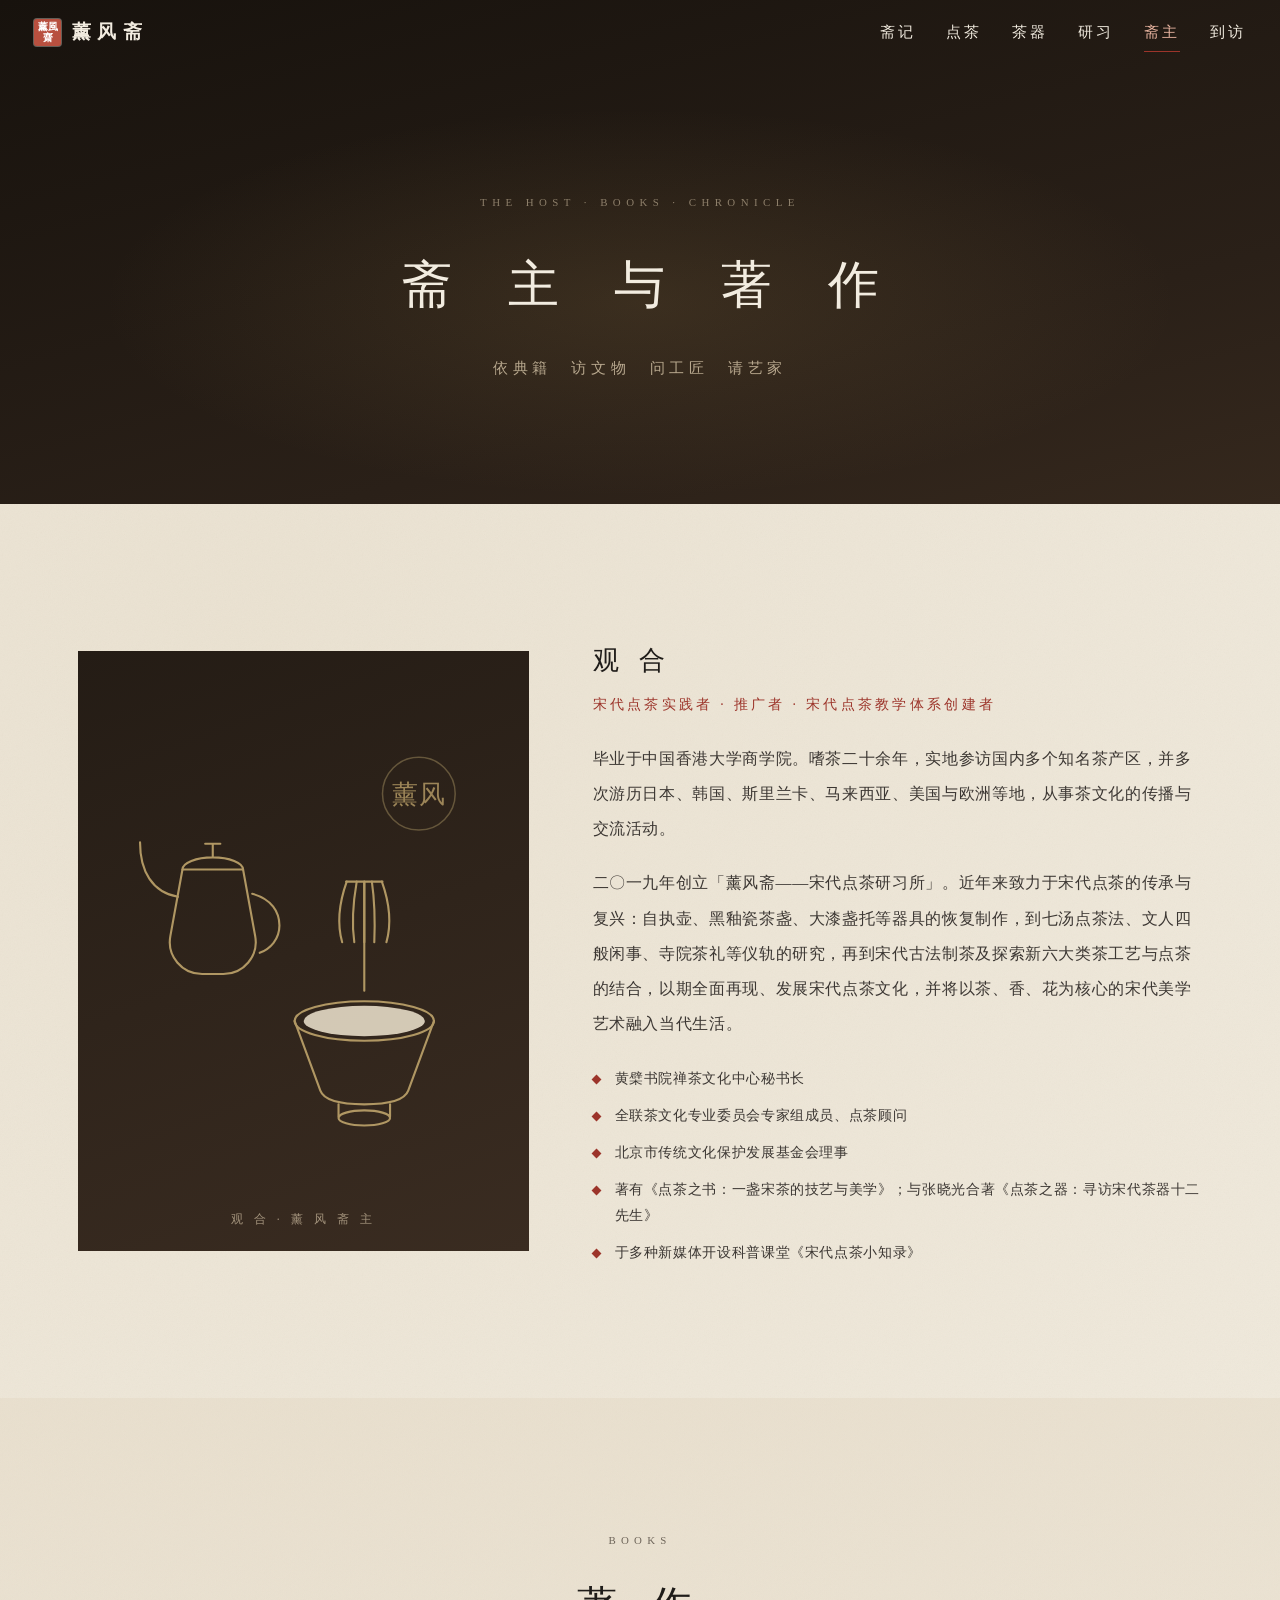
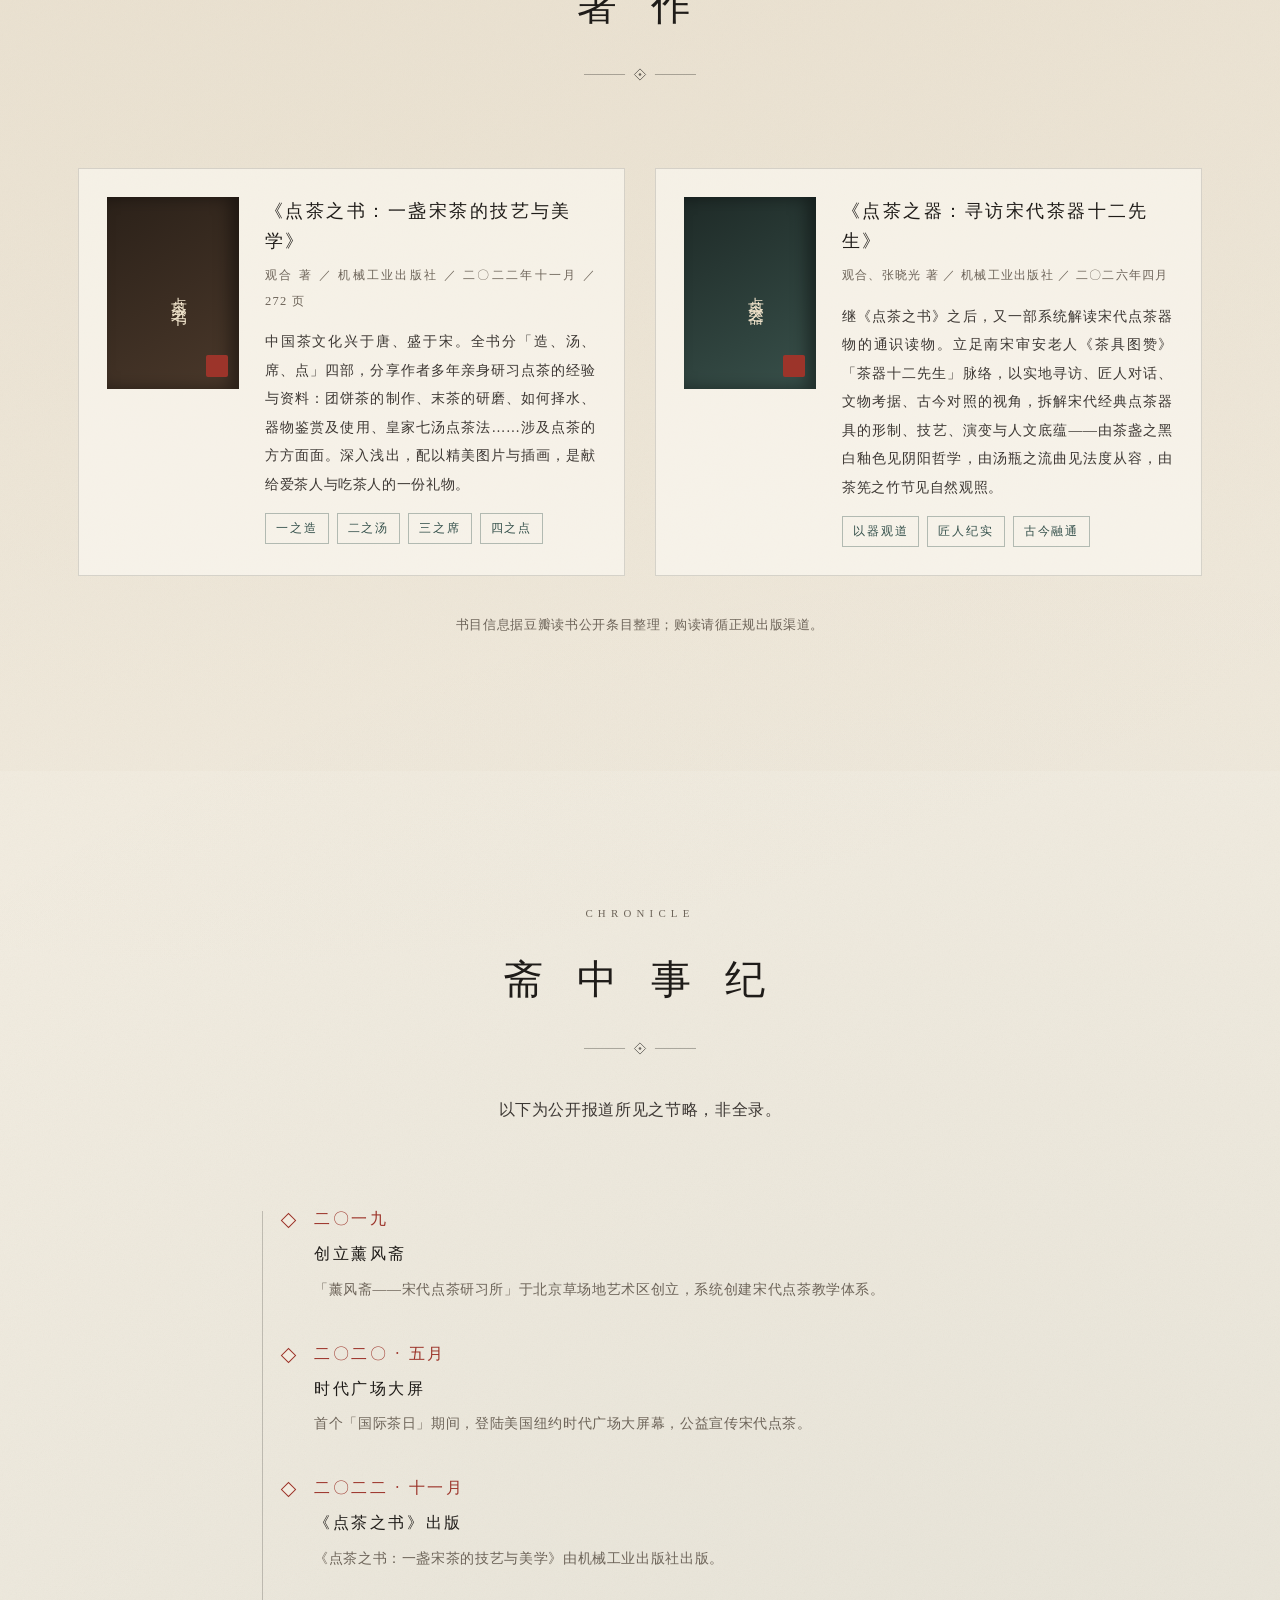
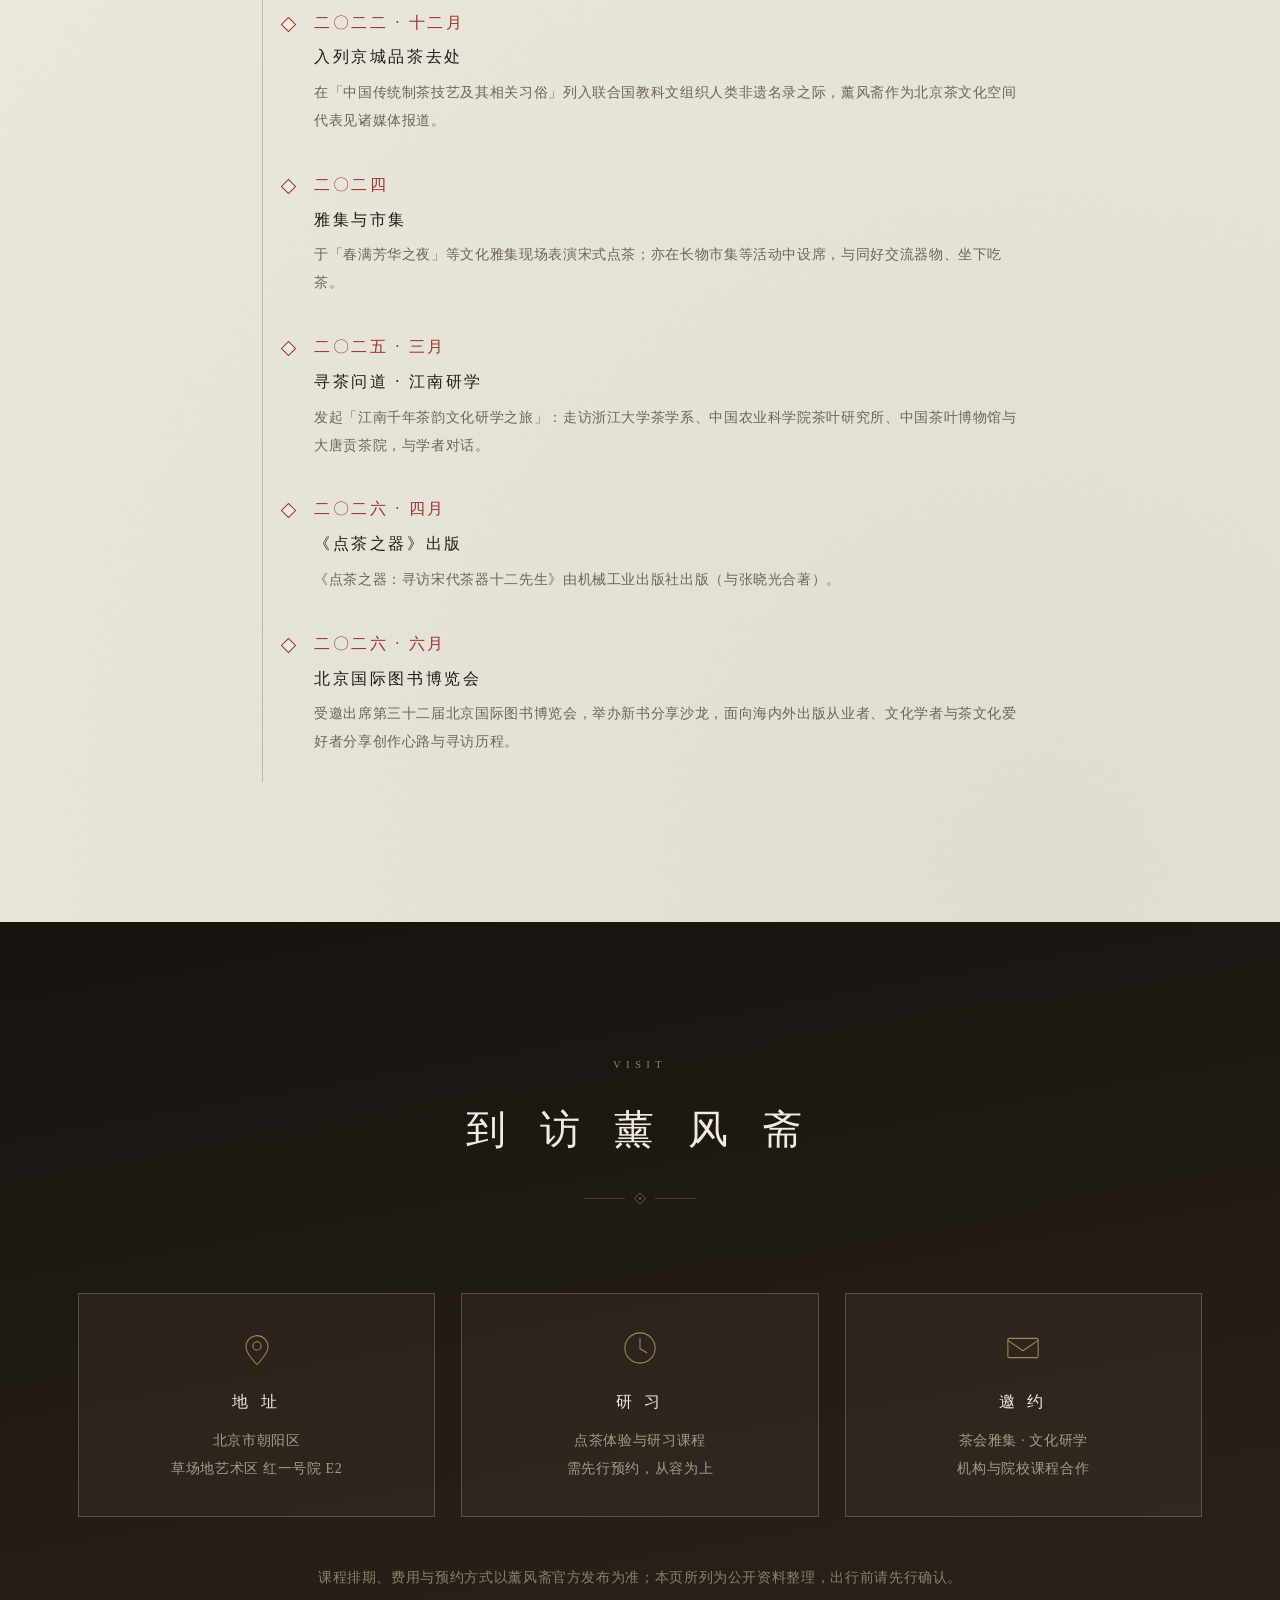
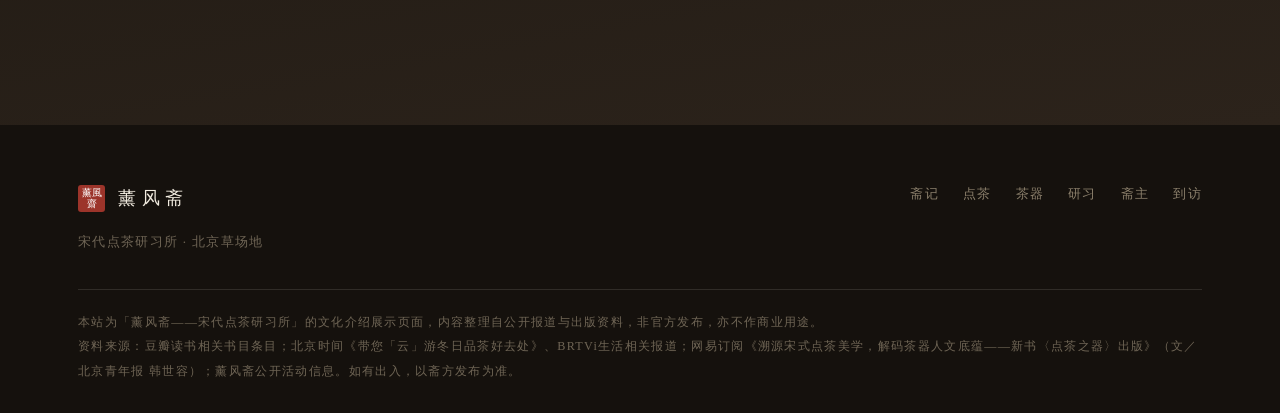
<file: zhai.html>
<!DOCTYPE html>
<html lang="zh-CN">
<head>
<meta charset="UTF-8">
<meta name="viewport" content="width=device-width, initial-scale=1">
<title>斋主观合 · 著作与事纪 · 薰风斋</title>
<meta name="description" content="薰风斋主观合：宋代点茶实践者、推广者，宋代点茶教学体系创建者，著有《点茶之书》《点茶之器》。附薰风斋事纪与到访方式。">
<meta property="og:type" content="website">
<meta property="og:site_name" content="薰风斋 · 宋代点茶研习所">
<meta property="og:title" content="斋主观合 · 著作与事纪 · 薰风斋">
<meta property="og:description" content="薰风斋主观合：宋代点茶实践者、推广者，宋代点茶教学体系创建者，著有《点茶之书》《点茶之器》。附薰风斋事纪与到访方式。">
<meta property="og:locale" content="zh_CN">
<meta name="twitter:card" content="summary">
<meta name="twitter:title" content="斋主观合 · 著作与事纪 · 薰风斋">
<meta name="twitter:description" content="薰风斋主观合：宋代点茶实践者、推广者，宋代点茶教学体系创建者，著有《点茶之书》《点茶之器》。附薰风斋事纪与到访方式。">
<meta name="theme-color" content="#1f1c19">
<link rel="stylesheet" href="assets/css/style.css">
<link rel="icon" href="data:image/svg+xml,%3Csvg xmlns='http://www.w3.org/2000/svg' viewBox='0 0 32 32'%3E%3Crect width='32' height='32' rx='4' fill='%239c342a'/%3E%3Ctext x='16' y='23' font-size='20' text-anchor='middle' fill='%23fff' font-family='serif'%3E薰%3C/text%3E%3C/svg%3E">
</head>
<body>

<svg style="position:absolute;width:0;height:0;overflow:hidden" aria-hidden="true"><defs>
  <symbol id="i-rule" viewBox="0 0 120 16">
    <path d="M0 8h44M76 8h44" stroke="currentColor" stroke-width="1" opacity=".55"/>
    <path d="M60 2l6 6-6 6-6-6z" fill="none" stroke="currentColor" stroke-width="1"/>
    <circle cx="60" cy="8" r="1.4" fill="currentColor"/>
  </symbol>
  <symbol id="i-pin" viewBox="0 0 64 64" fill="none" stroke="currentColor" stroke-width="1.5" stroke-linecap="round" stroke-linejoin="round">
    <path d="M32 56s16-15.6 16-26a16 16 0 1 0-32 0c0 10.4 16 26 16 26z"/><circle cx="32" cy="29" r="6"/>
  </symbol>
  <symbol id="i-shi" viewBox="0 0 64 64" fill="none" stroke="currentColor" stroke-width="1.5" stroke-linecap="round" stroke-linejoin="round">
    <circle cx="32" cy="32" r="22"/><path d="M32 18v15l10 6"/>
  </symbol>
  <symbol id="i-yue" viewBox="0 0 64 64" fill="none" stroke="currentColor" stroke-width="1.5" stroke-linecap="round" stroke-linejoin="round">
    <rect x="10" y="18" width="44" height="28" rx="2"/><path d="M10 21l22 15 22-15"/>
  </symbol>
</defs></svg>

<nav class="nav">
  <a class="nav-brand" href="index.html"><span class="seal-mini">薰風<br>齋</span><span>薰风斋</span></a>
  <button class="nav-toggle" aria-label="展开菜单">☰</button>
  <div class="nav-links">
    <a href="index.html#ji">斋记</a>
    <a href="dian.html">点茶</a>
    <a href="qi.html">茶器</a>
    <a href="index.html#xue">研习</a>
    <a href="zhai.html" class="active">斋主</a>
    <a href="#lai">到访</a>
  </div>
</nav>

<header class="page-hero">
  <div class="inner">
    <p class="en">The Host · Books · Chronicle</p>
    <h1>斋 主 与 著 作</h1>
    <p class="kicker">依典籍　访文物　问工匠　请艺家</p>
  </div>
</header>

<!-- 斋主 -->
<section class="band band-paper">
  <div class="wrap">
    <div class="master">
      <div class="master-plate rv">
        <svg viewBox="0 0 220 300" fill="none" aria-label="点茶图">
          <g stroke="#b09763" stroke-width="1.4" stroke-linecap="round" stroke-linejoin="round">
            <path d="M30 96h40l8 44c2.4 13-7.6 25-21 25h-14c-13.4 0-23.4-12-21-25z"/>
            <path d="M30 96c0-4.4 9-8 20-8s20 3.6 20 8M50 88v-9M45 79h10"/>
            <path d="M27 114C10 111 2 97 2 78"/>
            <path d="M76 112c13 3.6 18 12 18 21s-6 15.4-13 18"/>
            <ellipse cx="150" cy="196" rx="46" ry="13"/>
            <path d="M104 196l17 46c2.2 6 12.6 9 29 9s26.8-3 29-9l17-46"/>
            <ellipse cx="150" cy="196" rx="40" ry="10" fill="#f0e6d0" stroke="none" opacity=".85"/>
            <path d="M133 251v8M167 251v8"/>
            <ellipse cx="150" cy="260" rx="17" ry="5"/>
            <path d="M150 176v-72M138 104h24"/>
            <path d="M138.4 104c-5 14-6.4 28-3 40M145 104c-2.6 15-3.2 29-1.6 40M150 104v40M155 104c1.6 11 2.2 25 1.6 40M161.6 104c5 14 6.4 28 3 40"/>
          </g>
          <circle cx="186" cy="46" r="24" fill="none" stroke="#8d7a53" stroke-width="1" opacity=".6"/>
          <text x="186" y="52" text-anchor="middle" fill="#b09763" font-size="17" font-family="serif" opacity=".85">薰风</text>
        </svg>
        <span class="cap">观 合 · 薰 风 斋 主</span>
      </div>

      <div class="rv rv-d2">
        <h3>观 合</h3>
        <p class="role">宋代点茶实践者 · 推广者 · 宋代点茶教学体系创建者</p>
        <p class="bio">毕业于中国香港大学商学院。嗜茶二十余年，实地参访国内多个知名茶产区，并多次游历日本、韩国、斯里兰卡、马来西亚、美国与欧洲等地，从事茶文化的传播与交流活动。</p>
        <p class="bio">二〇一九年创立「薰风斋——宋代点茶研习所」。近年来致力于宋代点茶的传承与复兴：自执壶、黑釉瓷茶盏、大漆盏托等器具的恢复制作，到七汤点茶法、文人四般闲事、寺院茶礼等仪轨的研究，再到宋代古法制茶及探索新六大类茶工艺与点茶的结合，以期全面再现、发展宋代点茶文化，并将以茶、香、花为核心的宋代美学艺术融入当代生活。</p>
        <ul class="cred">
          <li>黄檗书院禅茶文化中心秘书长</li>
          <li>全联茶文化专业委员会专家组成员、点茶顾问</li>
          <li>北京市传统文化保护发展基金会理事</li>
          <li>著有《点茶之书：一盏宋茶的技艺与美学》；与张晓光合著《点茶之器：寻访宋代茶器十二先生》</li>
          <li>于多种新媒体开设科普课堂《宋代点茶小知录》</li>
        </ul>
      </div>
    </div>
  </div>
</section>

<!-- 著作 -->
<section class="band band-warm">
  <div class="wrap">
    <div class="sec-head rv">
      <p class="sec-en">Books</p>
      <h2 class="sec-title">著 作</h2>
      <svg class="rule" viewBox="0 0 120 16"><use href="#i-rule"/></svg>
    </div>

    <div class="books">
      <article class="book rv">
        <div class="book-cover"><span class="bt">点茶之书</span><span class="bseal"></span></div>
        <div>
          <h4>《点茶之书：一盏宋茶的技艺与美学》</h4>
          <p class="meta">观合 著 ／ 机械工业出版社 ／ 二〇二二年十一月 ／ 272 页</p>
          <p>中国茶文化兴于唐、盛于宋。全书分「造、汤、席、点」四部，分享作者多年亲身研习点茶的经验与资料：团饼茶的制作、末茶的研磨、如何择水、器物鉴赏及使用、皇家七汤点茶法……涉及点茶的方方面面。深入浅出，配以精美图片与插画，是献给爱茶人与吃茶人的一份礼物。</p>
          <div class="parts"><span>一之造</span><span>二之汤</span><span>三之席</span><span>四之点</span></div>
        </div>
      </article>

      <article class="book rv rv-d2">
        <div class="book-cover" style="background:linear-gradient(150deg,#1e2a27,#38504a)"><span class="bt">点茶之器</span><span class="bseal"></span></div>
        <div>
          <h4>《点茶之器：寻访宋代茶器十二先生》</h4>
          <p class="meta">观合、张晓光 著 ／ 机械工业出版社 ／ 二〇二六年四月</p>
          <p>继《点茶之书》之后，又一部系统解读宋代点茶器物的通识读物。立足南宋审安老人《茶具图赞》「茶器十二先生」脉络，以实地寻访、匠人对话、文物考据、古今对照的视角，拆解宋代经典点茶器具的形制、技艺、演变与人文底蕴——由茶盏之黑白釉色见阴阳哲学，由汤瓶之流曲见法度从容，由茶筅之竹节见自然观照。</p>
          <div class="parts"><span>以器观道</span><span>匠人纪实</span><span>古今融通</span></div>
        </div>
      </article>
    </div>

    <p class="lede rv rv-d2" style="margin-top:34px;font-size:.84rem;color:var(--ink-faint)">
      书目信息据豆瓣读书公开条目整理；购读请循正规出版渠道。
    </p>
  </div>
</section>

<!-- 事纪 -->
<section class="band band-paper">
  <div class="wrap narrow">
    <div class="sec-head rv">
      <p class="sec-en">Chronicle</p>
      <h2 class="sec-title">斋 中 事 纪</h2>
      <svg class="rule" viewBox="0 0 120 16"><use href="#i-rule"/></svg>
      <p class="lede">以下为公开报道所见之节略，非全录。</p>
    </div>

    <div class="chron rv">
      <div class="chron-item">
        <span class="yr">二〇一九</span>
        <h4>创立薰风斋</h4>
        <p>「薰风斋——宋代点茶研习所」于北京草场地艺术区创立，系统创建宋代点茶教学体系。</p>
      </div>
      <div class="chron-item">
        <span class="yr">二〇二〇 · 五月</span>
        <h4>时代广场大屏</h4>
        <p>首个「国际茶日」期间，登陆美国纽约时代广场大屏幕，公益宣传宋代点茶。</p>
      </div>
      <div class="chron-item">
        <span class="yr">二〇二二 · 十一月</span>
        <h4>《点茶之书》出版</h4>
        <p>《点茶之书：一盏宋茶的技艺与美学》由机械工业出版社出版。</p>
      </div>
      <div class="chron-item">
        <span class="yr">二〇二二 · 十二月</span>
        <h4>入列京城品茶去处</h4>
        <p>在「中国传统制茶技艺及其相关习俗」列入联合国教科文组织人类非遗名录之际，薰风斋作为北京茶文化空间代表见诸媒体报道。</p>
      </div>
      <div class="chron-item">
        <span class="yr">二〇二四</span>
        <h4>雅集与市集</h4>
        <p>于「春满芳华之夜」等文化雅集现场表演宋式点茶；亦在长物市集等活动中设席，与同好交流器物、坐下吃茶。</p>
      </div>
      <div class="chron-item">
        <span class="yr">二〇二五 · 三月</span>
        <h4>寻茶问道 · 江南研学</h4>
        <p>发起「江南千年茶韵文化研学之旅」：走访浙江大学茶学系、中国农业科学院茶叶研究所、中国茶叶博物馆与大唐贡茶院，与学者对话。</p>
      </div>
      <div class="chron-item">
        <span class="yr">二〇二六 · 四月</span>
        <h4>《点茶之器》出版</h4>
        <p>《点茶之器：寻访宋代茶器十二先生》由机械工业出版社出版（与张晓光合著）。</p>
      </div>
      <div class="chron-item">
        <span class="yr">二〇二六 · 六月</span>
        <h4>北京国际图书博览会</h4>
        <p>受邀出席第三十二届北京国际图书博览会，举办新书分享沙龙，面向海内外出版从业者、文化学者与茶文化爱好者分享创作心路与寻访历程。</p>
      </div>
    </div>
  </div>
</section>

<!-- 到访 -->
<section class="band band-dark" id="lai">
  <div class="wrap">
    <div class="sec-head rv">
      <p class="sec-en">Visit</p>
      <h2 class="sec-title">到 访 薰 风 斋</h2>
      <svg class="rule" viewBox="0 0 120 16" style="color:#a8874f"><use href="#i-rule"/></svg>
    </div>

    <div class="visit rv">
      <div class="visit-card">
        <div class="ico"><svg viewBox="0 0 64 64"><use href="#i-pin"/></svg></div>
        <h4>地 址</h4>
        <p>北京市朝阳区<br>草场地艺术区 红一号院 E2</p>
      </div>
      <div class="visit-card">
        <div class="ico"><svg viewBox="0 0 64 64"><use href="#i-shi"/></svg></div>
        <h4>研 习</h4>
        <p>点茶体验与研习课程<br>需先行预约，从容为上</p>
      </div>
      <div class="visit-card">
        <div class="ico"><svg viewBox="0 0 64 64"><use href="#i-yue"/></svg></div>
        <h4>邀 约</h4>
        <p>茶会雅集 · 文化研学<br>机构与院校课程合作</p>
      </div>
    </div>

    <p class="lede rv rv-d2" style="margin-top:46px;color:#8d8069;font-size:.86rem">
      课程排期、费用与预约方式以薰风斋官方发布为准；本页所列为公开资料整理，出行前请先行确认。
    </p>
  </div>
</section>

<footer class="foot">
  <div class="wrap">
    <div class="foot-top">
      <div>
        <div class="foot-brand"><span class="seal-mini">薰風<br>齋</span>薰风斋</div>
        <p style="margin:14px 0 0;color:#6f6555">宋代点茶研习所 · 北京草场地</p>
      </div>
      <nav>
        <a href="index.html#ji">斋记</a>
        <a href="dian.html">点茶</a>
        <a href="qi.html">茶器</a>
        <a href="index.html#xue">研习</a>
        <a href="zhai.html">斋主</a>
        <a href="#lai">到访</a>
      </nav>
    </div>
    <div class="foot-note">
      本站为「薰风斋——宋代点茶研习所」的文化介绍展示页面，内容整理自公开报道与出版资料，非官方发布，亦不作商业用途。<br>
      资料来源：豆瓣读书相关书目条目；北京时间《带您「云」游冬日品茶好去处》、BRTVi生活相关报道；网易订阅《溯源宋式点茶美学，解码茶器人文底蕴——新书〈点茶之器〉出版》（文／北京青年报 韩世容）；薰风斋公开活动信息。如有出入，以斋方发布为准。
    </div>
  </div>
</footer>

<script src="assets/js/main.js"></script>
</body>
</html>
</file>
<file: assets/css/style.css>
/* ============================================================
   薰風齋 — 宋代點茶研習所
   中國風視覺樣式表
   ============================================================ */

:root {
  /* 紙色 · 墨色 · 朱砂 · 黛青 · 金 */
  --paper:        #f2ece0;
  --paper-warm:   #ece3d3;
  --paper-deep:   #e2d6c1;
  --ink:          #1f1c19;
  --ink-soft:     #3c3733;
  --ink-faint:    #6d6459;
  --cinnabar:     #9c342a;
  --cinnabar-lt:  #b8503f;
  --dai:          #34504b;
  --dai-lt:       #4f6f68;
  --gold:         #a8874f;
  --gold-real:    #a8874f;
  --tea-foam:     #f7f4ec;
  --jian:         #17130f;   /* 建盞黑釉 */
  --jian-2:       #241d16;

  --serif: "Songti SC", "STSong", "Source Han Serif SC", "Noto Serif CJK SC",
           "Noto Serif SC", "SimSun", "STZhongsong", Georgia, serif;
  --kai:   "Kaiti SC", "STKaiti", "KaiTi", "楷体", var(--serif);

  --maxw: 1180px;
}

/* ---------- 基礎 ---------- */
* { box-sizing: border-box; }

html { scroll-behavior: smooth; }

body {
  margin: 0;
  font-family: var(--serif);
  color: var(--ink);
  background-color: var(--paper);
  background-image:
    radial-gradient(circle at 18% 12%, rgba(168,135,79,.10), transparent 42%),
    radial-gradient(circle at 82% 78%, rgba(52,80,75,.09), transparent 46%),
    url("data:image/svg+xml,%3Csvg xmlns='http://www.w3.org/2000/svg' width='180' height='180'%3E%3Cfilter id='n'%3E%3CfeTurbulence type='fractalNoise' baseFrequency='.85' numOctaves='4' stitchTiles='stitch'/%3E%3CfeColorMatrix type='saturate' values='0'/%3E%3C/filter%3E%3Crect width='180' height='180' filter='url(%23n)' opacity='.055'/%3E%3C/svg%3E");
  line-height: 1.95;
  letter-spacing: .04em;
  -webkit-font-smoothing: antialiased;
  overflow-x: hidden;
}

img { max-width: 100%; display: block; }
a { color: inherit; text-decoration: none; }

::selection { background: var(--cinnabar); color: var(--paper); }

/* 卷軸滾動條 */
::-webkit-scrollbar { width: 9px; }
::-webkit-scrollbar-track { background: var(--paper-deep); }
::-webkit-scrollbar-thumb { background: var(--ink-faint); border-radius: 0; }
::-webkit-scrollbar-thumb:hover { background: var(--cinnabar); }

/* ---------- 版心 ---------- */
.wrap { max-width: var(--maxw); margin: 0 auto; padding: 0 28px; }
.narrow { max-width: 820px; }

section { position: relative; }

/* ---------- 導覽 ---------- */
.nav {
  position: fixed; top: 0; left: 0; right: 0; z-index: 90;
  display: flex; align-items: center; justify-content: space-between;
  padding: 14px 34px;
  background: rgba(242,236,224,0);
  border-bottom: 1px solid transparent;
  transition: background .5s ease, border-color .5s ease, padding .5s ease,
              backdrop-filter .5s ease;
}
.nav.solid {
  background: rgba(242,236,224,.93);
  backdrop-filter: blur(8px);
  border-bottom: 1px solid rgba(31,28,25,.12);
  padding: 9px 34px;
}
.nav.on-dark:not(.solid) .nav-brand,
.nav.on-dark:not(.solid) .nav-links a { color: var(--paper); }
.nav.on-dark:not(.solid) .seal-mini {
  background: var(--cinnabar-lt); box-shadow: 0 0 0 1px rgba(242,236,224,.35);
}

.nav-brand {
  display: flex; align-items: center; gap: 11px;
  font-size: 1.16rem; letter-spacing: .34em; font-weight: 600;
  transition: color .5s ease;
}
.seal-mini {
  width: 27px; height: 27px; flex: 0 0 27px;
  background: var(--cinnabar); color: #fff;
  display: grid; place-items: center;
  font-size: .62rem; line-height: 1.05; letter-spacing: 0;
  border-radius: 3px; font-family: var(--kai);
  text-align: center; padding-top: 1px;
  transition: background .5s ease, box-shadow .5s ease;
}

.nav-links { display: flex; gap: 30px; font-size: .93rem; letter-spacing: .2em; }
.nav-links a { position: relative; padding: 3px 0; transition: color .35s ease; }
.nav-links a::after {
  content: ""; position: absolute; left: 50%; bottom: -2px;
  width: 0; height: 1px; background: var(--cinnabar);
  transform: translateX(-50%); transition: width .4s cubic-bezier(.2,.7,.3,1);
}
.nav-links a:hover::after, .nav-links a.active::after { width: 100%; }
.nav-links a.active { color: var(--cinnabar); }
.nav.on-dark:not(.solid) .nav-links a.active { color: #e8b4a0; }

.nav-toggle {
  display: none; background: none; border: 0; cursor: pointer;
  font-size: 1.3rem; color: inherit; padding: 4px 6px;
}

/* ---------- 首屏 ---------- */
.hero {
  min-height: 100vh;
  display: grid; place-items: center;
  background: linear-gradient(165deg, #14100c 0%, #1e1811 45%, #2b211a 100%);
  color: var(--paper);
  overflow: hidden;
  position: relative;
}
.hero::after {   /* 盞中乳霧 */
  content: ""; position: absolute; inset: 0;
  background: radial-gradient(ellipse 70% 50% at 50% 78%, rgba(247,244,236,.14), transparent 70%);
  pointer-events: none;
}
.hero-inner {
  position: relative; z-index: 3;
  display: flex; align-items: center; justify-content: center;
  gap: clamp(28px, 6vw, 90px);
  padding: 120px 24px 90px;
}

.hero-title {
  writing-mode: vertical-rl; text-orientation: upright;
  font-size: clamp(3.1rem, 7.4vw, 5.6rem);
  letter-spacing: .3em; margin: 0;
  font-weight: 500;
  text-shadow: 0 0 42px rgba(0,0,0,.65);
}
.hero-title .glyph { display: inline-block; opacity: 0; animation: riseIn 1.15s cubic-bezier(.2,.8,.25,1) forwards; }
.hero-title .glyph:nth-child(1) { animation-delay: .15s; }
.hero-title .glyph:nth-child(2) { animation-delay: .38s; }
.hero-title .glyph:nth-child(3) { animation-delay: .61s; }
@keyframes riseIn {
  from { opacity: 0; transform: translateY(-26px); filter: blur(9px); }
  to   { opacity: 1; transform: translateY(0);     filter: blur(0); }
}

.hero-sub {
  writing-mode: vertical-rl;
  font-family: var(--kai);
  font-size: clamp(.92rem, 1.55vw, 1.12rem);
  letter-spacing: .58em; color: #cfc3ad;
  margin: 0; padding-top: 8px;
  opacity: 0; animation: fadeSlow 1.5s ease .95s forwards;
}
.hero-poem {
  writing-mode: vertical-rl;
  font-family: var(--kai); color: #a3937c;
  font-size: clamp(.82rem, 1.25vw, .96rem);
  letter-spacing: .42em; margin: 0;
  opacity: 0; animation: fadeSlow 1.5s ease 1.3s forwards;
}
@keyframes fadeSlow { to { opacity: 1; } }

.hero-seal {
  position: absolute; right: clamp(22px, 7vw, 96px); bottom: clamp(84px, 14vh, 150px);
  width: 74px; height: 74px; border-radius: 5px;
  background: var(--cinnabar); color: #fff;
  display: grid; place-items: center; text-align: center;
  font-family: var(--kai); font-size: .96rem; line-height: 1.18; letter-spacing: .02em;
  transform: rotate(-5deg); opacity: 0;
  animation: sealIn 1s cubic-bezier(.2,.9,.3,1) 1.75s forwards;
  box-shadow: 0 8px 26px rgba(0,0,0,.4);
  z-index: 4;
}
@keyframes sealIn {
  from { opacity: 0; transform: rotate(-16deg) scale(.55); }
  to   { opacity: .95; transform: rotate(-5deg) scale(1); }
}

.scroll-cue {
  position: absolute; bottom: 30px; left: 50%; transform: translateX(-50%);
  z-index: 4; text-align: center; color: #9d907c;
  font-size: .72rem; letter-spacing: .42em; writing-mode: vertical-rl;
  opacity: 0; animation: fadeSlow 1.4s ease 2.2s forwards;
}
.scroll-cue i {
  display: block; width: 1px; height: 46px; margin: 12px auto 0;
  background: linear-gradient(var(--gold-real), transparent);
  animation: cueDrop 2.4s ease-in-out infinite;
}
@keyframes cueDrop { 0%,100% { transform: scaleY(.45); opacity:.4; transform-origin: top; }
                     50%     { transform: scaleY(1);   opacity:1;  transform-origin: top; } }

/* 首屏茶盞 */
.hero-bowl { position: relative; z-index: 2; width: clamp(230px, 27vw, 330px); }
.hero-bowl svg { width: 100%; height: auto; overflow: visible; }
.foam-bubble { animation: bubbleFloat 5.5s ease-in-out infinite; transform-origin: center; }
.foam-bubble:nth-of-type(2n) { animation-duration: 7s;   animation-delay: .7s; }
.foam-bubble:nth-of-type(3n) { animation-duration: 6.2s; animation-delay: 1.4s; }
@keyframes bubbleFloat {
  0%,100% { transform: translateY(0)     scale(1);    opacity: .55; }
  50%     { transform: translateY(-7px)  scale(1.14); opacity: .95; }
}
.steam { opacity: 0; animation: steamRise 6s ease-in-out infinite; }
.steam:nth-of-type(2) { animation-delay: 2s; }
.steam:nth-of-type(3) { animation-delay: 4s; }
@keyframes steamRise {
  0%   { opacity: 0; transform: translateY(6px)   scaleX(1); }
  35%  { opacity: .5; }
  100% { opacity: 0; transform: translateY(-58px) scaleX(1.5); }
}

/* ---------- 通用區塊 ---------- */
.band { padding: clamp(76px, 11vw, 132px) 0; }
.band-paper  { background: transparent; }
.band-warm   { background: linear-gradient(180deg, rgba(226,214,193,.42), rgba(226,214,193,.14)); }
.band-dark   { background: linear-gradient(170deg, var(--jian), var(--jian-2) 60%, #2c231b); color: var(--paper); }
.band-dark .sec-title { color: var(--paper); }
.band-dark .sec-en    { color: #8d7f6a; }
.band-dark .lede      { color: #cabda8; }

.sec-head { text-align: center; margin-bottom: clamp(46px, 6vw, 76px); }
.sec-en {
  font-size: .68rem; letter-spacing: .48em; text-transform: uppercase;
  color: var(--ink-faint); margin: 0 0 16px;
}
.sec-title {
  font-size: clamp(1.7rem, 3.5vw, 2.5rem);
  letter-spacing: .3em; margin: 0; font-weight: 500;
}
.sec-title .mark { color: var(--cinnabar); }
.rule {
  width: 112px; height: 15px; margin: 22px auto 0;
  opacity: .62;
}
.lede {
  max-width: 720px; margin: 26px auto 0; text-align: center;
  color: var(--ink-soft); font-size: 1.01rem; line-height: 2.2;
}

/* ---------- 齋記（雙欄） ---------- */
.intro-grid {
  display: grid; grid-template-columns: minmax(0,1.25fr) minmax(0,1fr);
  gap: clamp(38px, 6vw, 86px); align-items: center;
}
.intro-text p { margin: 0 0 1.35em; color: var(--ink-soft); line-height: 2.25; }
.intro-text p:last-child { margin-bottom: 0; }
.intro-text .lead-char {
  float: left; font-family: var(--kai); font-size: 3.3rem; line-height: .96;
  padding: 6px 14px 0 0; color: var(--cinnabar);
}
.vquote {
  display: flex; justify-content: center; gap: 26px;
  padding: 30px 0;
}
.vquote p {
  writing-mode: vertical-rl; font-family: var(--kai);
  font-size: clamp(1.02rem, 1.85vw, 1.32rem); letter-spacing: .3em;
  margin: 0; color: var(--ink-soft); line-height: 2.1;
}
.vquote .src { font-size: .82rem; color: var(--ink-faint); letter-spacing: .18em; align-self: flex-end; }

.facts { display: grid; grid-template-columns: repeat(3, 1fr); gap: 1px;
  background: rgba(31,28,25,.14); border: 1px solid rgba(31,28,25,.14); margin-top: 54px; }
.fact { background: var(--paper); padding: 26px 16px; text-align: center; }
.fact b { display: block; font-size: 1.75rem; color: var(--cinnabar); letter-spacing: .05em; font-weight: 500; }
.fact span { font-size: .8rem; color: var(--ink-faint); letter-spacing: .2em; }

/* ---------- 卡片 ---------- */
.cards { display: grid; gap: 26px; }
.cards-4 { grid-template-columns: repeat(4, 1fr); }
.cards-3 { grid-template-columns: repeat(3, 1fr); }
.cards-2 { grid-template-columns: repeat(2, 1fr); }

.card {
  position: relative; background: rgba(255,253,248,.62);
  border: 1px solid rgba(31,28,25,.15);
  padding: 34px 26px 30px; text-align: center;
  transition: transform .55s cubic-bezier(.2,.8,.3,1), box-shadow .55s ease,
              border-color .55s ease, background .55s ease;
}
.card::before, .card::after {
  content: ""; position: absolute; width: 11px; height: 11px;
  border: 1px solid var(--cinnabar); opacity: 0;
  transition: opacity .5s ease, transform .5s ease;
}
.card::before { top: 8px; left: 8px; border-right: 0; border-bottom: 0; transform: translate(5px,5px); }
.card::after  { bottom: 8px; right: 8px; border-left: 0; border-top: 0;  transform: translate(-5px,-5px); }
.card:hover { transform: translateY(-7px); box-shadow: 0 16px 40px rgba(31,28,25,.13);
  border-color: rgba(156,52,42,.4); background: rgba(255,253,248,.95); }
.card:hover::before, .card:hover::after { opacity: 1; transform: translate(0,0); }

.card .ico { width: 62px; height: 62px; margin: 0 auto 16px; color: var(--dai); }
.card .ico svg { width: 100%; height: 100%; }
.card h3 { margin: 0 0 8px; font-size: 1.14rem; letter-spacing: .24em; font-weight: 500; }
.card .en { font-size: .64rem; letter-spacing: .3em; color: var(--ink-faint); text-transform: uppercase; margin: 0 0 14px; }
.card p { margin: 0; font-size: .9rem; color: var(--ink-soft); line-height: 2.05; text-align: justify; }

/* ---------- 七湯 ---------- */
.tang-lane {
  display: grid; grid-template-columns: repeat(7, 1fr); gap: 0;
  border-top: 1px solid rgba(242,236,224,.22);
  border-bottom: 1px solid rgba(242,236,224,.22);
}
.tang {
  padding: 30px 14px 34px; text-align: center;
  border-right: 1px solid rgba(242,236,224,.14);
  cursor: default; position: relative;
  transition: background .5s ease;
}
.tang:last-child { border-right: 0; }
.tang:hover { background: rgba(242,236,224,.055); }
.tang .no {
  font-family: var(--kai); font-size: 1.45rem; color: var(--gold-real);
  letter-spacing: .1em; display: block; margin-bottom: 12px;
}
.tang h4 { margin: 0 0 10px; font-size: 1rem; letter-spacing: .22em; font-weight: 500; color: var(--paper); }
.tang .txt { font-size: .79rem; color: #a4977f; line-height: 1.95; margin: 0; }
.tang .bowl-mini { width: 46px; height: 30px; margin: 0 auto 14px; }
.tang .bowl-mini .lvl { transition: all .6s ease; }

.orig {
  margin-top: 46px; padding: 28px 32px;
  border: 1px solid rgba(242,236,224,.2);
  background: rgba(242,236,224,.035);
  font-family: var(--kai); color: #c3b59c;
  font-size: .92rem; line-height: 2.3; letter-spacing: .08em;
}
.orig .who { display: block; margin-top: 14px; text-align: right; color: #8a7d68; font-size: .78rem; letter-spacing: .22em; }

/* ---------- 十二先生 ---------- */
.qi-grid { display: grid; grid-template-columns: repeat(4, 1fr); gap: 1px;
  background: rgba(31,28,25,.16); border: 1px solid rgba(31,28,25,.16); }
.qi {
  background: var(--paper); padding: 30px 18px 26px; text-align: center;
  transition: background .5s ease, transform .5s ease; position: relative;
}
.qi:hover { background: #fffdf7; z-index: 2; box-shadow: 0 12px 34px rgba(31,28,25,.12); }
.qi .ico { width: 72px; height: 72px; margin: 0 auto 14px; color: var(--ink-soft); transition: color .5s ease, transform .6s cubic-bezier(.2,.8,.3,1); }
.qi:hover .ico { color: var(--cinnabar); transform: translateY(-4px) scale(1.06); }
.qi .off { font-size: 1.06rem; letter-spacing: .2em; margin: 0 0 4px; font-weight: 500; }
.qi .real { font-size: .82rem; color: var(--cinnabar); letter-spacing: .18em; margin: 0 0 10px; }
.qi .use { font-size: .78rem; color: var(--ink-faint); line-height: 1.95; margin: 0; }

/* ---------- 課程 / 列表 ---------- */
.list-rows { border-top: 1px solid rgba(31,28,25,.16); }
.row {
  display: grid; grid-template-columns: 92px 1fr auto; gap: 26px; align-items: center;
  padding: 26px 10px; border-bottom: 1px solid rgba(31,28,25,.16);
  transition: background .45s ease, padding-left .45s ease;
}
.row:hover { background: rgba(255,253,248,.7); padding-left: 22px; }
.row .idx { font-family: var(--kai); font-size: 1.5rem; color: var(--gold-real); letter-spacing: .06em; }
.row h4 { margin: 0 0 5px; font-size: 1.08rem; letter-spacing: .2em; font-weight: 500; }
.row p { margin: 0; font-size: .87rem; color: var(--ink-faint); line-height: 1.95; }
.row .tag {
  font-size: .72rem; letter-spacing: .2em; color: var(--dai);
  border: 1px solid rgba(52,80,75,.4); padding: 5px 12px; white-space: nowrap;
}

/* ---------- 齋主 ---------- */
.master { display: grid; grid-template-columns: minmax(0,.85fr) minmax(0,1.15fr); gap: clamp(34px,5vw,72px); align-items: center; }
.master-plate {
  aspect-ratio: 3/4; position: relative;
  background: linear-gradient(160deg, #241c15, #3a2c21);
  display: grid; place-items: center; overflow: hidden;
}
.master-plate svg { width: 74%; height: auto; }
.master-plate .cap {
  position: absolute; bottom: 20px; left: 0; right: 0; text-align: center;
  color: #a3937c; font-size: .74rem; letter-spacing: .34em;
}
.master h3 { margin: 0 0 6px; font-size: 1.6rem; letter-spacing: .28em; font-weight: 500; }
.master .role { color: var(--cinnabar); font-size: .86rem; letter-spacing: .24em; margin: 0 0 22px; }
.master p.bio { color: var(--ink-soft); margin: 0 0 1.2em; line-height: 2.2; }
.cred { list-style: none; margin: 24px 0 0; padding: 0; display: grid; gap: 10px; }
.cred li { position: relative; padding-left: 22px; font-size: .88rem; color: var(--ink-soft); line-height: 1.9; }
.cred li::before {
  content: ""; position: absolute; left: 0; top: .78em;
  width: 7px; height: 7px; background: var(--cinnabar); transform: rotate(45deg);
}

/* ---------- 著作 ---------- */
.books { display: grid; grid-template-columns: repeat(2,1fr); gap: 30px; }
.book {
  display: grid; grid-template-columns: 132px 1fr; gap: 26px; align-items: start;
  background: rgba(255,253,248,.55); border: 1px solid rgba(31,28,25,.15); padding: 28px;
  transition: box-shadow .5s ease, transform .5s ease;
}
.book:hover { transform: translateY(-5px); box-shadow: 0 16px 40px rgba(31,28,25,.13); }
.book-cover {
  aspect-ratio: 3/4.35; position: relative; overflow: hidden;
  background: linear-gradient(150deg, #2b2119, #4a382a);
  display: flex; align-items: center; justify-content: center;
  box-shadow: inset -9px 0 16px rgba(0,0,0,.42);
}
.book-cover .bt {
  writing-mode: vertical-rl; color: #ecdfc7; font-family: var(--kai);
  font-size: 1.02rem; letter-spacing: .26em; margin-left: 12px;
}
.book-cover .bseal {
  position: absolute; bottom: 12px; right: 11px; width: 22px; height: 22px;
  background: var(--cinnabar); border-radius: 2px;
}
.book h4 { margin: 0 0 6px; font-size: 1.1rem; letter-spacing: .14em; font-weight: 500; line-height: 1.7; }
.book .meta { font-size: .78rem; color: var(--ink-faint); letter-spacing: .1em; margin: 0 0 14px; }
.book p { margin: 0; font-size: .87rem; color: var(--ink-soft); line-height: 2.05; text-align: justify; }
.book .parts { margin-top: 14px; display: flex; flex-wrap: wrap; gap: 8px; }
.book .parts span {
  font-size: .72rem; letter-spacing: .16em; color: var(--dai);
  border: 1px solid rgba(52,80,75,.35); padding: 3px 10px;
}

/* ---------- 事紀 ---------- */
.chron { position: relative; padding-left: 30px; }
.chron::before { content: ""; position: absolute; left: 4px; top: 8px; bottom: 8px; width: 1px; background: rgba(31,28,25,.22); }
.chron-item { position: relative; padding: 0 0 34px 26px; }
.chron-item::before {
  content: ""; position: absolute; left: -5px; top: 12px; width: 9px; height: 9px;
  background: var(--paper); border: 1px solid var(--cinnabar); transform: rotate(45deg);
  transition: background .4s ease;
}
.chron-item:hover::before { background: var(--cinnabar); }
.chron-item .yr { font-family: var(--kai); color: var(--cinnabar); font-size: 1.02rem; letter-spacing: .16em; }
.chron-item h4 { margin: 3px 0 6px; font-size: 1.02rem; letter-spacing: .16em; font-weight: 500; }
.chron-item p { margin: 0; font-size: .87rem; color: var(--ink-faint); line-height: 2; }

/* ---------- 到訪 ---------- */
.visit { display: grid; grid-template-columns: repeat(3,1fr); gap: 26px; }
.visit-card {
  border: 1px solid rgba(242,236,224,.22); padding: 32px 26px; text-align: center;
  background: rgba(242,236,224,.04);
  transition: background .5s ease, border-color .5s ease;
}
.visit-card:hover { background: rgba(242,236,224,.08); border-color: rgba(242,236,224,.4); }
.visit-card .ico { width: 44px; height: 44px; margin: 0 auto 16px; color: var(--gold-real); }
.visit-card h4 { margin: 0 0 10px; font-size: 1rem; letter-spacing: .26em; font-weight: 500; color: var(--paper); }
.visit-card p { margin: 0; font-size: .87rem; color: #a89b84; line-height: 2.05; }

/* ---------- 頁腳 ---------- */
.foot {
  background: #15110d; color: #8c806c; padding: 56px 0 30px;
  font-size: .82rem; letter-spacing: .1em;
}
.foot-top { display: flex; justify-content: space-between; align-items: flex-start; gap: 40px; flex-wrap: wrap; }
.foot-brand { display: flex; align-items: center; gap: 13px; color: var(--paper); font-size: 1.1rem; letter-spacing: .32em; }
.foot nav { display: flex; gap: 24px; flex-wrap: wrap; }
.foot nav a { transition: color .35s ease; }
.foot nav a:hover { color: var(--cinnabar-lt); }
.foot-note {
  margin-top: 34px; padding-top: 20px; border-top: 1px solid rgba(242,236,224,.12);
  line-height: 2; color: #6f6555; font-size: .76rem;
}
.foot-note a { color: #8c806c; border-bottom: 1px dotted #5a5144; }
.foot-note a:hover { color: var(--cinnabar-lt); }

/* ---------- 進場動畫 ---------- */
.rv { opacity: 0; transform: translateY(30px); transition: opacity 1s cubic-bezier(.2,.8,.3,1), transform 1s cubic-bezier(.2,.8,.3,1); }
.rv.in { opacity: 1; transform: none; }
.rv-d1 { transition-delay: .1s; } .rv-d2 { transition-delay: .2s; }
.rv-d3 { transition-delay: .3s; } .rv-d4 { transition-delay: .4s; }
.rv-d5 { transition-delay: .5s; } .rv-d6 { transition-delay: .6s; }

/* ---------- 頁首橫幅（內頁） ---------- */
.page-hero {
  min-height: 56vh; display: grid; place-items: center; text-align: center;
  background: linear-gradient(165deg, #17120d, #2a2018 70%, #35281d);
  color: var(--paper); padding: 140px 24px 70px; position: relative; overflow: hidden;
}
.page-hero::after {
  content: ""; position: absolute; inset: 0;
  background: radial-gradient(ellipse 60% 55% at 50% 60%, rgba(168,135,79,.16), transparent 70%);
}
.page-hero .inner { position: relative; z-index: 2; }
.page-hero h1 {
  font-size: clamp(2.1rem, 5vw, 3.2rem); letter-spacing: .42em; margin: 0 0 18px;
  font-weight: 500; text-indent: .42em;
}
.page-hero .en { font-size: .68rem; letter-spacing: .5em; color: #8d7f6a; text-transform: uppercase; margin: 0 0 22px; }
.page-hero .kicker { font-family: var(--kai); color: #b8a88e; letter-spacing: .3em; font-size: .96rem; margin: 0; }

/* ---------- 響應式 ---------- */
@media (max-width: 1040px) {
  .cards-4 { grid-template-columns: repeat(2,1fr); }
  .qi-grid { grid-template-columns: repeat(3,1fr); }
  .tang-lane { grid-template-columns: repeat(4,1fr); }
  .tang:nth-child(4) { border-right: 0; }
  .books { grid-template-columns: 1fr; }
}
@media (max-width: 860px) {
  .nav { padding: 12px 20px; }
  .nav.solid { padding: 9px 20px; }
  .nav-toggle { display: block; }
  .nav-links {
    position: absolute; top: 100%; left: 0; right: 0;
    flex-direction: column; gap: 0;
    background: rgba(242,236,224,.98); backdrop-filter: blur(9px);
    border-bottom: 1px solid rgba(31,28,25,.14);
    max-height: 0; overflow: hidden; transition: max-height .5s ease;
  }
  .nav-links.open { max-height: 420px; }
  .nav-links a { padding: 15px 24px; border-bottom: 1px solid rgba(31,28,25,.08); color: var(--ink) !important; }
  .nav.on-dark:not(.solid) .nav-links a { color: var(--ink) !important; }

  .hero-inner { gap: 24px; padding: 110px 18px 110px; }
  .hero-bowl { width: 190px; }
  .hero-seal { right: 18px; bottom: 96px; width: 60px; height: 60px; font-size: .8rem; }
  .master-plate { aspect-ratio: 4/3.4; }

  .intro-grid, .master { grid-template-columns: 1fr; }
  .cards-4, .cards-3, .cards-2 { grid-template-columns: 1fr; }
  .qi-grid { grid-template-columns: repeat(2,1fr); }
  .tang-lane { grid-template-columns: repeat(2,1fr); }
  .tang { border-right: 1px solid rgba(242,236,224,.14); border-bottom: 1px solid rgba(242,236,224,.14); }
  .tang:nth-child(2n) { border-right: 0; }
  .visit { grid-template-columns: 1fr; }
  .facts { grid-template-columns: 1fr; }
  .row { grid-template-columns: 56px 1fr; }
  .row .tag { grid-column: 2; justify-self: start; }
  .book { grid-template-columns: 104px 1fr; gap: 18px; padding: 20px; }
  .foot-top { flex-direction: column; }
}

/* 窄屏首屏：盏居上，字横排 */
@media (max-width: 700px) {
  .hero-inner { flex-direction: column; gap: 20px; padding: 104px 20px 120px; }
  .hero-bowl { order: 0; width: 168px; }
  .hero-title {
    order: 1; writing-mode: horizontal-tb; text-orientation: mixed;
    font-size: clamp(2.4rem, 13vw, 3.4rem); letter-spacing: .34em; text-indent: .34em;
  }
  .hero-sub {
    order: 2; writing-mode: horizontal-tb; letter-spacing: .44em;
    text-indent: .44em; padding-top: 0; font-size: .84rem;
  }
  .hero-poem {
    order: 3; writing-mode: horizontal-tb; letter-spacing: .22em;
    text-indent: .22em; font-size: .78rem; text-align: center;
  }
  .hero-seal { right: 20px; bottom: 74px; width: 54px; height: 54px; font-size: .74rem; }
  .scroll-cue { display: none; }
  .vquote { gap: 18px; }
  .chron { padding-left: 8px; }
  .page-hero h1 { letter-spacing: .3em; text-indent: .3em; }
}

@media (prefers-reduced-motion: reduce) {
  *, *::before, *::after { animation: none !important; transition-duration: .01ms !important; }
  .rv { opacity: 1; transform: none; }
}
</file>
